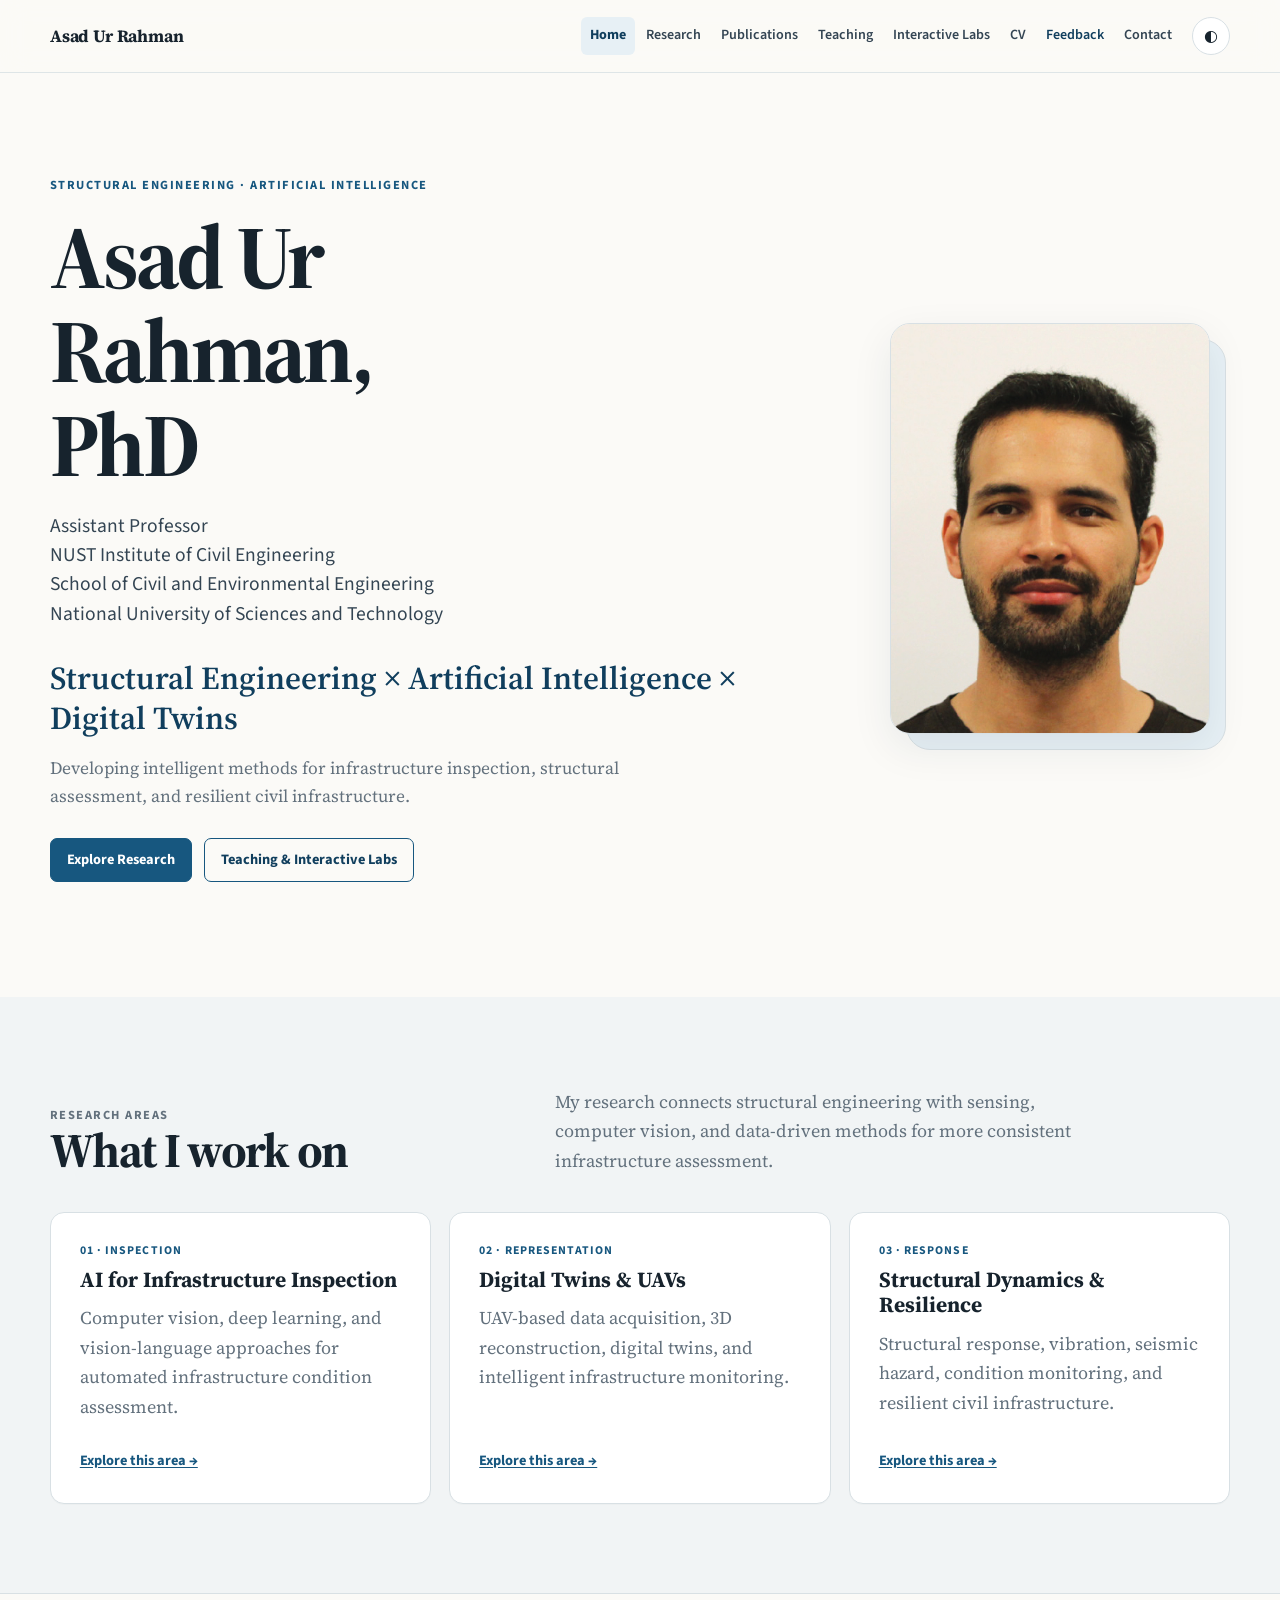
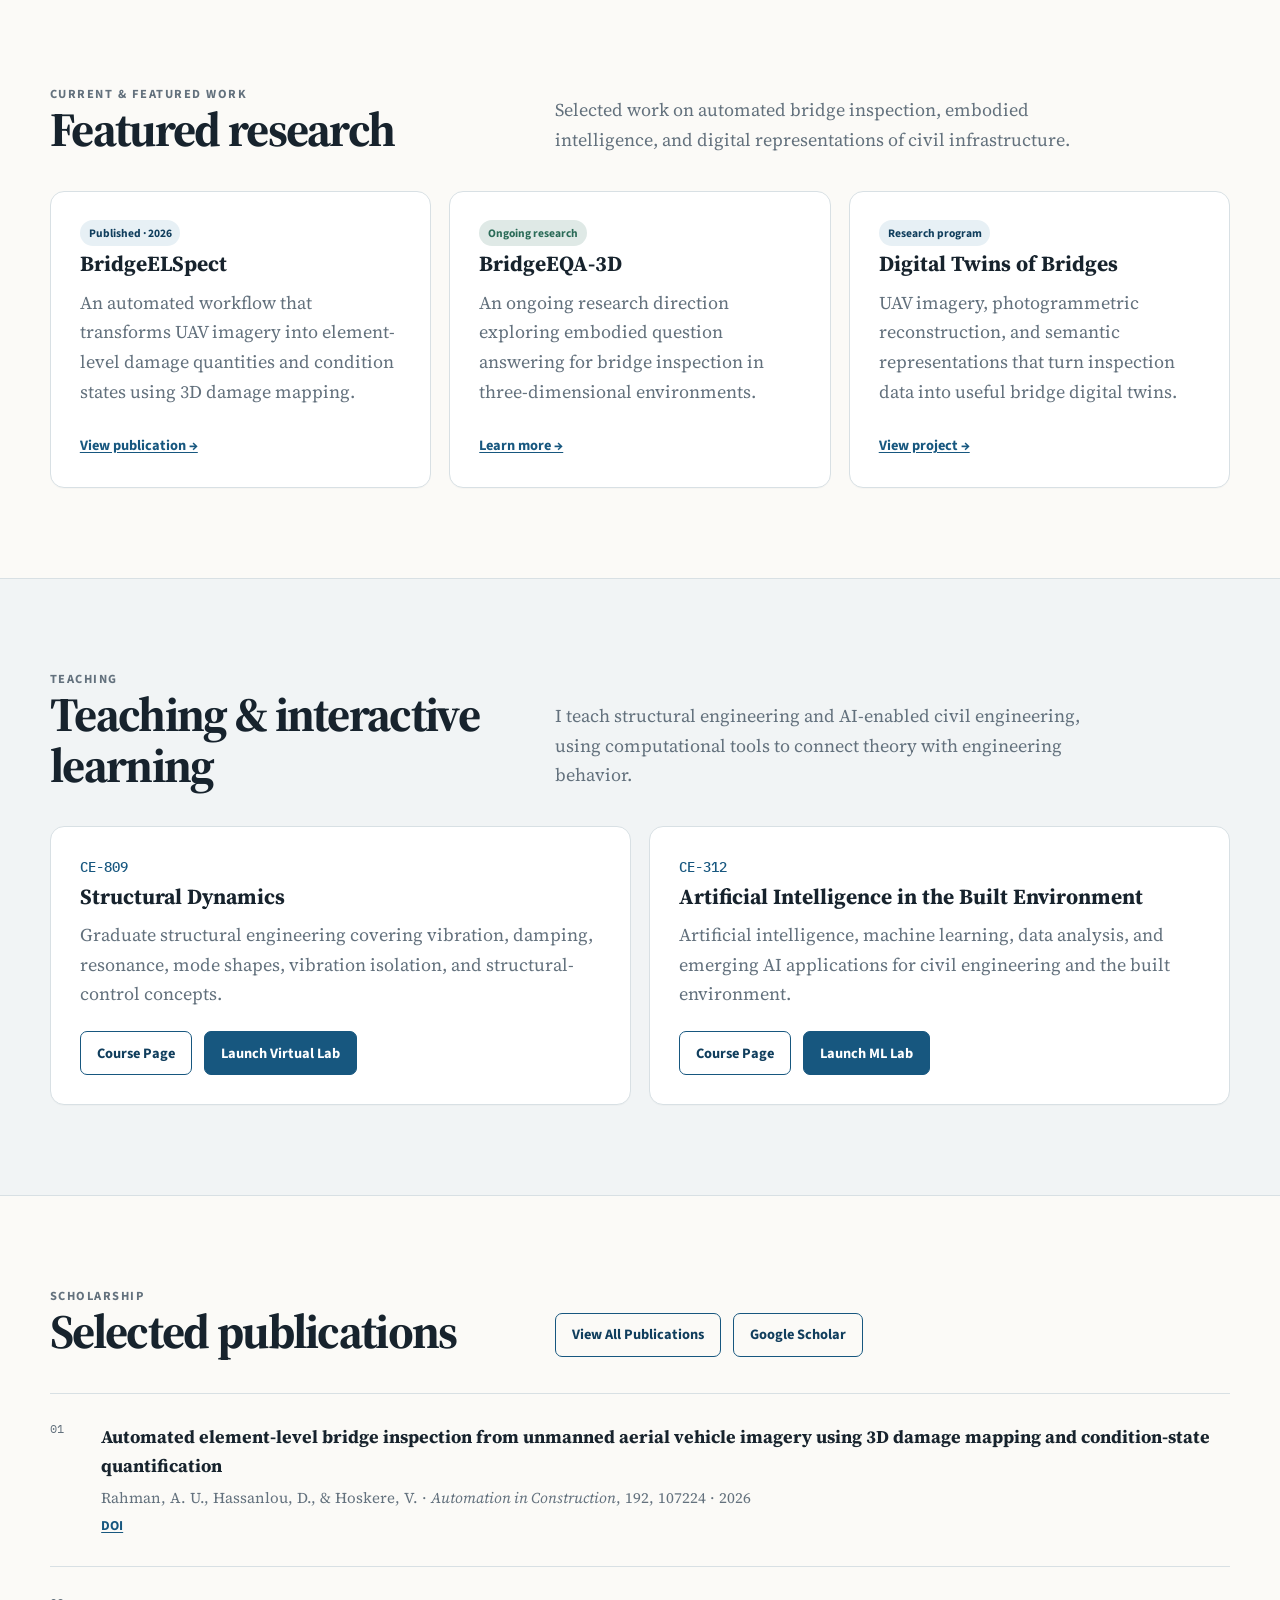
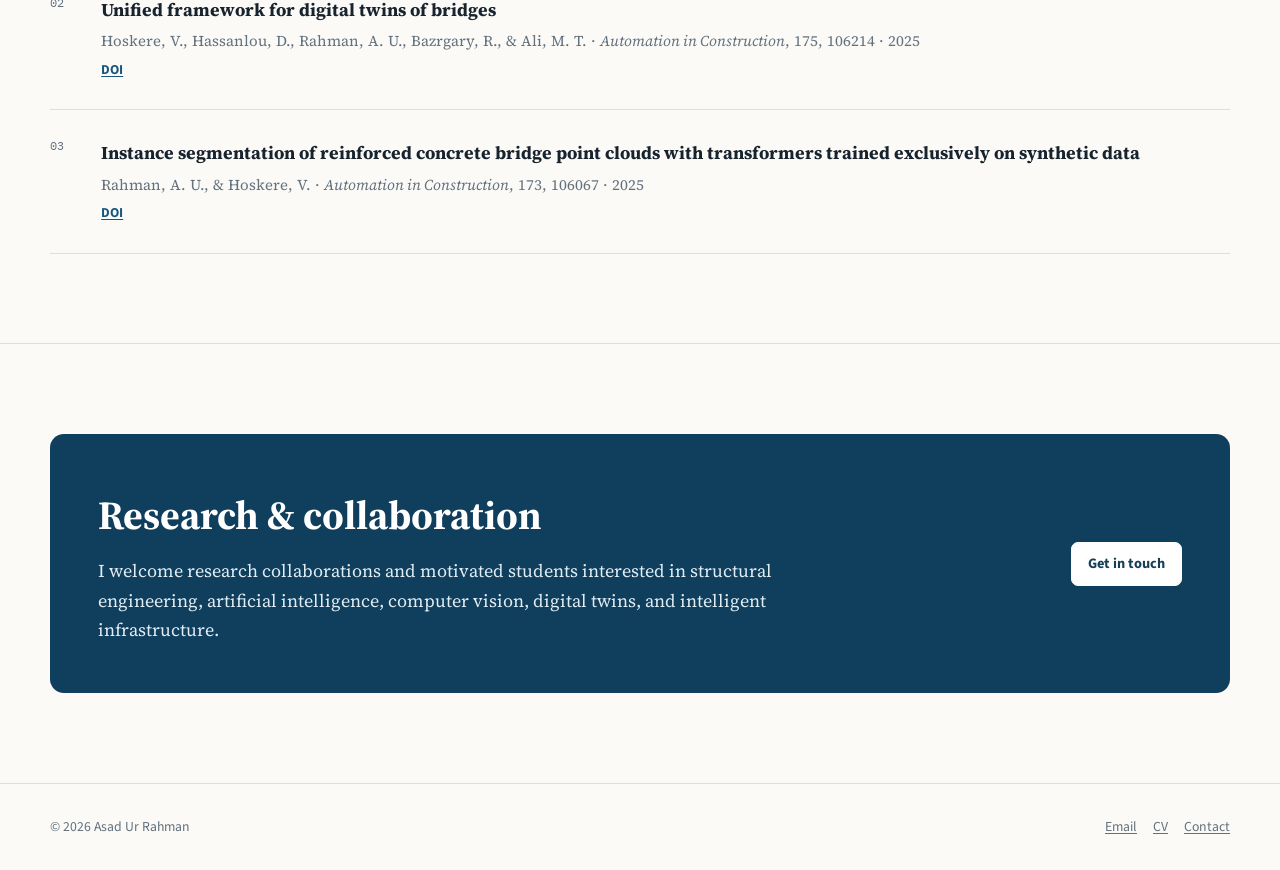
<file: index.html>
<!doctype html>
<html lang="en">
<head>
  <meta charset="utf-8">
  <meta name="viewport" content="width=device-width, initial-scale=1">
  <title>Asad Ur Rahman, PhD | Structural Engineering, AI &amp; Digital Twins</title>
  <meta name="description" content="Asad Ur Rahman is an Assistant Professor at NUST working at the intersection of structural engineering, artificial intelligence, infrastructure inspection, and digital twins.">
  <meta name="author" content="Asad Ur Rahman">
  <meta name="robots" content="index, follow, max-image-preview:large">
  <link rel="canonical" href="https://asadrahman.org/">
  <meta property="og:title" content="Asad Ur Rahman, PhD | Structural Engineering, AI &amp; Digital Twins">
  <meta property="og:description" content="Research and teaching in AI-enabled infrastructure inspection, digital twins, and structural engineering.">
  <meta property="og:type" content="profile">
  <meta property="og:url" content="https://asadrahman.org/">
  <meta property="og:image" content="https://asadrahman.org/asad-ur-rahman.jpg">
  <meta property="og:image:alt" content="Portrait of Asad Ur Rahman">
  <meta name="twitter:card" content="summary_large_image">
  <meta name="twitter:title" content="Asad Ur Rahman, PhD">
  <meta name="twitter:description" content="Assistant Professor at NUST researching structural engineering, AI, and digital twins.">
  <meta name="twitter:image" content="https://asadrahman.org/asad-ur-rahman.jpg">
  <script type="application/ld+json">
  {
    "@context": "https://schema.org",
    "@type": "Person",
    "name": "Asad Ur Rahman",
    "honorificSuffix": "PhD",
    "url": "https://asadrahman.org/",
    "image": "https://asadrahman.org/asad-ur-rahman.jpg",
    "email": "mailto:arahman@nice.nust.edu.pk",
    "jobTitle": "Assistant Professor",
    "affiliation": {
      "@type": "CollegeOrUniversity",
      "name": "National University of Sciences and Technology",
      "url": "https://nust.edu.pk/"
    },
    "alumniOf": [
      {"@type": "CollegeOrUniversity", "name": "University of Houston", "url": "https://www.uh.edu/"},
      {"@type": "CollegeOrUniversity", "name": "National University of Sciences and Technology", "url": "https://nust.edu.pk/"},
      {"@type": "CollegeOrUniversity", "name": "University of Engineering and Technology Peshawar", "url": "https://uetpeshawar.edu.pk/"}
    ],
    "knowsAbout": ["Structural Engineering", "Artificial Intelligence", "Bridge Inspection", "Digital Twins", "Computer Vision", "Structural Dynamics", "Seismic Hazard Assessment"],
    "sameAs": [
      "https://www.linkedin.com/in/asad-ur-rahman-a62989aa/",
      "https://scholar.google.com/citations?user=kIHIPTcAAAAJ",
      "https://www.researchgate.net/profile/Asad-Rahman-3",
      "https://github.com/asadjan1801"
    ]
  }
  </script>
  <link rel="icon" type="image/svg+xml" href="/favicon.svg">
  <link rel="preconnect" href="https://fonts.googleapis.com">
  <link rel="preconnect" href="https://fonts.gstatic.com" crossorigin>
  <link href="https://fonts.googleapis.com/css2?family=IBM+Plex+Mono:wght@400;500&amp;family=Source+Sans+3:wght@400;600;700&amp;family=Source+Serif+4:opsz,wght@8..60,400;8..60,600;8..60,700&amp;display=swap" rel="stylesheet">
  <script>document.documentElement.classList.add('js')</script>
  <link rel="stylesheet" href="/styles.css">
</head>
<body>
  <a class="skip-link" href="#main">Skip to main content</a>
  <header class="site-header">
    <nav class="topnav" aria-label="Main navigation">
      <a class="brand" href="/">Asad Ur Rahman</a>
      <button class="nav-toggle" id="nav-toggle" type="button" aria-expanded="false" aria-controls="nav-panel">Menu</button>
      <div class="nav-panel" id="nav-panel">
        <div class="nav-links">
          <a href="/" aria-current="page">Home</a>
          <a href="/research/">Research</a>
          <a href="/publications/">Publications</a>
          <a href="/teaching/">Teaching</a>
          <a href="/interactive-labs/">Interactive Labs</a>
          <a href="/cv/">CV</a>
          <a class="nav-feedback" href="/feedback/">Feedback</a>
          <a href="/contact/">Contact</a>
        </div>
        <button class="theme-toggle" id="theme-toggle" type="button" aria-label="Toggle color theme">◐</button>
      </div>
    </nav>
  </header>

  <main id="main">
    <section class="hero">
      <div class="page-shell hero-grid">
        <div>
          <p class="eyebrow">Structural engineering · Artificial intelligence</p>
          <h1>Asad Ur Rahman, PhD</h1>
          <p class="hero-role">Assistant Professor<br>NUST Institute of Civil Engineering<br>School of Civil and Environmental Engineering<br>National University of Sciences and Technology</p>
          <p class="hero-identity">Structural Engineering × Artificial Intelligence × Digital Twins</p>
          <p class="hero-statement">Developing intelligent methods for infrastructure inspection, structural assessment, and resilient civil infrastructure.</p>
          <div class="hero-actions">
            <a class="button" href="/research/">Explore Research</a>
            <a class="button button-secondary" href="/teaching/">Teaching &amp; Interactive Labs</a>
          </div>
        </div>
        <div class="hero-photo-wrap">
          <img class="hero-photo" src="/asad-ur-rahman.jpg" alt="Asad Ur Rahman, Assistant Professor at NUST" width="413" height="531">
        </div>
      </div>
    </section>

    <section class="section section-tinted" aria-labelledby="areas-title">
      <div class="section-inner">
        <div class="section-heading">
          <div><p class="eyebrow">Research areas</p><h2 id="areas-title">What I work on</h2></div>
          <p>My research connects structural engineering with sensing, computer vision, and data-driven methods for more consistent infrastructure assessment.</p>
        </div>
        <div class="card-grid">
          <article class="card">
            <span class="card-kicker">01 · Inspection</span>
            <h3>AI for Infrastructure Inspection</h3>
            <p>Computer vision, deep learning, and vision-language approaches for automated infrastructure condition assessment.</p>
            <div class="card-footer"><a class="text-link" href="/research/#inspection">Explore this area →</a></div>
          </article>
          <article class="card">
            <span class="card-kicker">02 · Representation</span>
            <h3>Digital Twins &amp; UAVs</h3>
            <p>UAV-based data acquisition, 3D reconstruction, digital twins, and intelligent infrastructure monitoring.</p>
            <div class="card-footer"><a class="text-link" href="/research/#digital-twins">Explore this area →</a></div>
          </article>
          <article class="card">
            <span class="card-kicker">03 · Response</span>
            <h3>Structural Dynamics &amp; Resilience</h3>
            <p>Structural response, vibration, seismic hazard, condition monitoring, and resilient civil infrastructure.</p>
            <div class="card-footer"><a class="text-link" href="/research/#resilience">Explore this area →</a></div>
          </article>
        </div>
      </div>
    </section>

    <section class="section" aria-labelledby="featured-title">
      <div class="section-inner">
        <div class="section-heading">
          <div><p class="eyebrow">Current &amp; featured work</p><h2 id="featured-title">Featured research</h2></div>
          <p>Selected work on automated bridge inspection, embodied intelligence, and digital representations of civil infrastructure.</p>
        </div>
        <div class="card-grid">
          <article class="card">
            <span class="status">Published · 2026</span>
            <h3>BridgeELSpect</h3>
            <p>An automated workflow that transforms UAV imagery into element-level damage quantities and condition states using 3D damage mapping.</p>
            <div class="card-footer"><a class="text-link" href="https://doi.org/10.1016/j.autcon.2026.107224">View publication →</a></div>
          </article>
          <article class="card">
            <span class="status ongoing">Ongoing research</span>
            <h3>BridgeEQA-3D</h3>
            <p>An ongoing research direction exploring embodied question answering for bridge inspection in three-dimensional environments.</p>
            <div class="card-footer"><a class="text-link" href="/research/#bridgeeqa-3d">Learn more →</a></div>
          </article>
          <article class="card">
            <span class="status">Research program</span>
            <h3>Digital Twins of Bridges</h3>
            <p>UAV imagery, photogrammetric reconstruction, and semantic representations that turn inspection data into useful bridge digital twins.</p>
            <div class="card-footer"><a class="text-link" href="/research/#digital-twins-project">View project →</a></div>
          </article>
        </div>
      </div>
    </section>

    <section class="section section-tinted" aria-labelledby="teaching-title">
      <div class="section-inner">
        <div class="section-heading">
          <div><p class="eyebrow">Teaching</p><h2 id="teaching-title">Teaching &amp; interactive learning</h2></div>
          <p>I teach structural engineering and AI-enabled civil engineering, using computational tools to connect theory with engineering behavior.</p>
        </div>
        <div class="card-grid two">
          <article class="card">
            <span class="course-code">CE-809</span>
            <h3>Structural Dynamics</h3>
            <p>Graduate structural engineering covering vibration, damping, resonance, mode shapes, vibration isolation, and structural-control concepts.</p>
            <div class="card-footer button-row">
              <a class="button button-secondary" href="/teaching/structural-dynamics/">Course Page</a>
              <a class="button" href="/teaching/structural-dynamics/interactive-lab/">Launch Virtual Lab</a>
            </div>
          </article>
          <article class="card">
            <span class="course-code">CE-312</span>
            <h3>Artificial Intelligence in the Built Environment</h3>
            <p>Artificial intelligence, machine learning, data analysis, and emerging AI applications for civil engineering and the built environment.</p>
            <div class="card-footer button-row">
              <a class="button button-secondary" href="/teaching/ai-built-environment/">Course Page</a>
              <a class="button" href="/teaching/ai-built-environment/interactive-lab/">Launch ML Lab</a>
            </div>
          </article>
        </div>
      </div>
    </section>

    <section class="section" aria-labelledby="selected-publications-title">
      <div class="section-inner">
        <div class="section-heading">
          <div><p class="eyebrow">Scholarship</p><h2 id="selected-publications-title">Selected publications</h2></div>
          <div class="button-row">
            <a class="button button-secondary" href="/publications/">View All Publications</a>
            <a class="button button-secondary" href="https://scholar.google.com/citations?user=kIHIPTcAAAAJ">Google Scholar</a>
          </div>
        </div>
        <ol class="publication-list">
          <li>
            <p class="publication-title">Automated element-level bridge inspection from unmanned aerial vehicle imagery using 3D damage mapping and condition-state quantification</p>
            <p class="publication-meta">Rahman, A. U., Hassanlou, D., &amp; Hoskere, V. · <em>Automation in Construction</em>, 192, 107224 · 2026</p>
            <p class="publication-links"><a href="https://doi.org/10.1016/j.autcon.2026.107224">DOI</a></p>
          </li>
          <li>
            <p class="publication-title">Unified framework for digital twins of bridges</p>
            <p class="publication-meta">Hoskere, V., Hassanlou, D., Rahman, A. U., Bazrgary, R., &amp; Ali, M. T. · <em>Automation in Construction</em>, 175, 106214 · 2025</p>
            <p class="publication-links"><a href="https://doi.org/10.1016/j.autcon.2025.106214">DOI</a></p>
          </li>
          <li>
            <p class="publication-title">Instance segmentation of reinforced concrete bridge point clouds with transformers trained exclusively on synthetic data</p>
            <p class="publication-meta">Rahman, A. U., &amp; Hoskere, V. · <em>Automation in Construction</em>, 173, 106067 · 2025</p>
            <p class="publication-links"><a href="https://doi.org/10.1016/j.autcon.2025.106067">DOI</a></p>
          </li>
        </ol>
      </div>
    </section>

    <section class="section">
      <div class="section-inner">
        <div class="cta-panel">
          <div>
            <h2>Research &amp; collaboration</h2>
            <p>I welcome research collaborations and motivated students interested in structural engineering, artificial intelligence, computer vision, digital twins, and intelligent infrastructure.</p>
          </div>
          <a class="button" href="/contact/">Get in touch</a>
        </div>
      </div>
    </section>
  </main>

  <footer class="site-footer">
    <div class="site-footer-inner">
      <span>© <span data-year></span> Asad Ur Rahman</span>
      <div class="footer-links"><a href="mailto:arahman@nice.nust.edu.pk">Email</a><a href="/cv/">CV</a><a href="/contact/">Contact</a></div>
    </div>
  </footer>
  <script src="/script.js"></script>
</body>
</html>
</file>
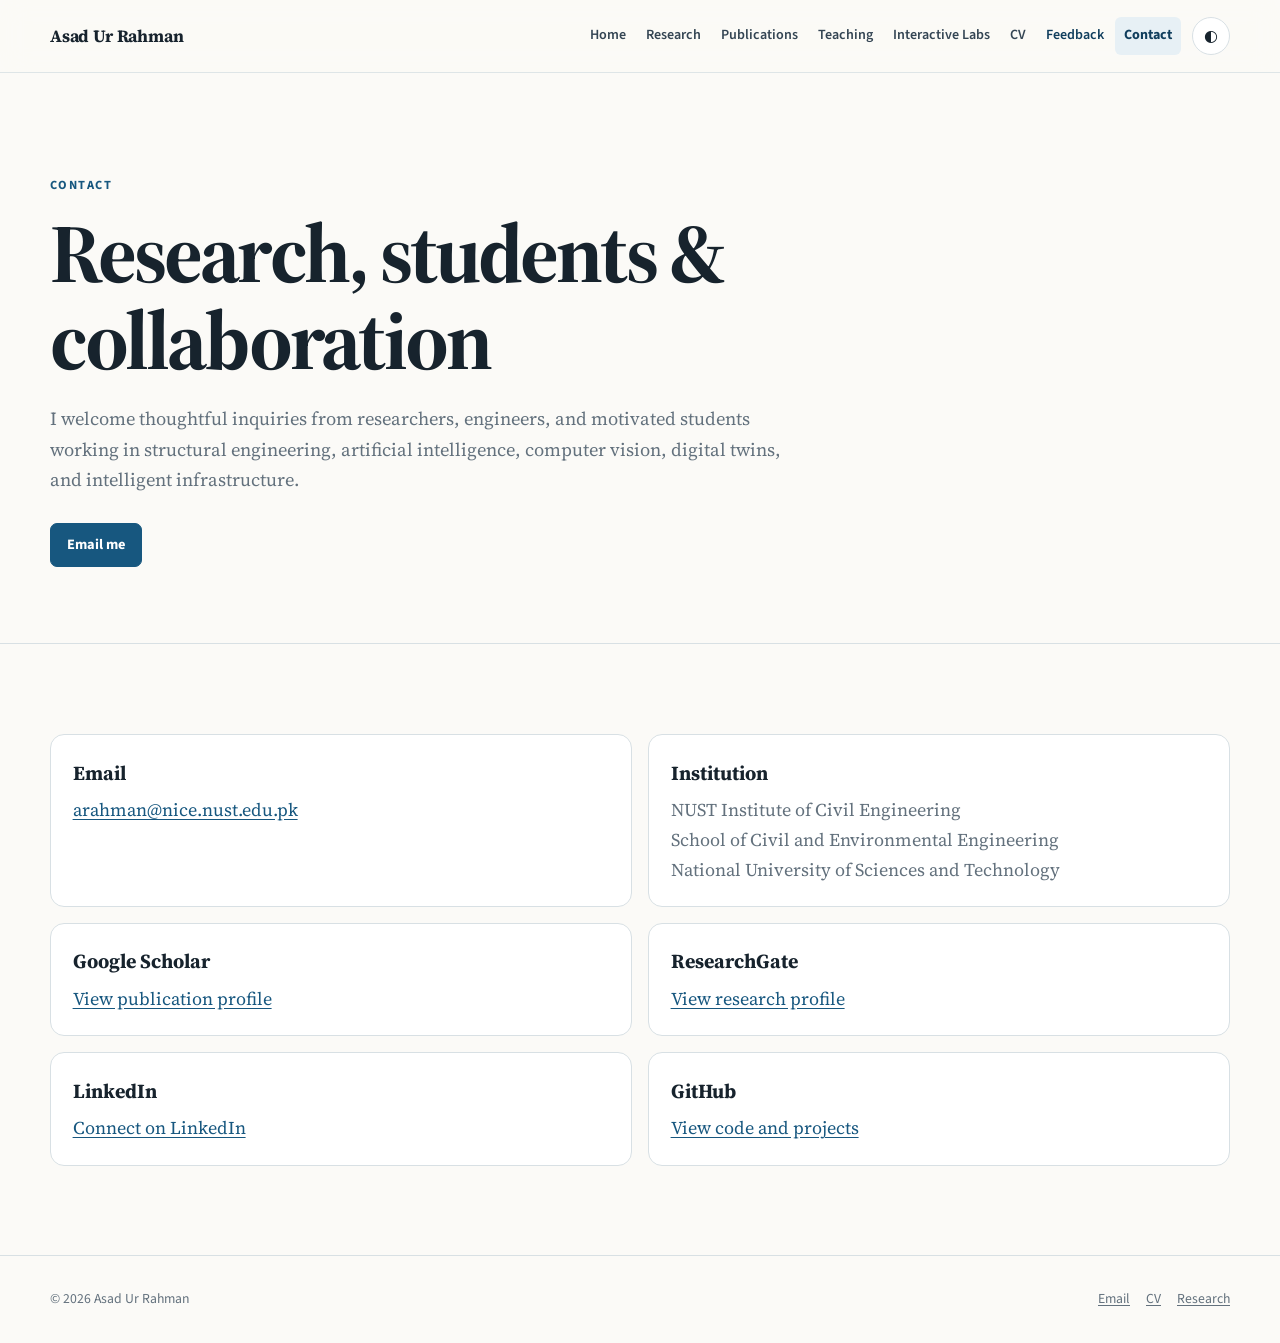
<file: contact/index.html>
<!doctype html>
<html lang="en">
<head>
  <meta charset="utf-8"><meta name="viewport" content="width=device-width, initial-scale=1">
  <title>Contact | Asad Ur Rahman</title>
  <meta name="description" content="Contact Asad Ur Rahman, Assistant Professor at the NUST Institute of Civil Engineering.">
  <link rel="canonical" href="https://asadrahman.org/contact/">
  <meta property="og:title" content="Contact | Asad Ur Rahman"><meta property="og:description" content="Contact and academic profiles for Asad Ur Rahman."><meta property="og:type" content="profile"><meta property="og:url" content="https://asadrahman.org/contact/">
  <link rel="icon" type="image/svg+xml" href="/favicon.svg"><link rel="preconnect" href="https://fonts.googleapis.com"><link rel="preconnect" href="https://fonts.gstatic.com" crossorigin>
  <link href="https://fonts.googleapis.com/css2?family=IBM+Plex+Mono:wght@400;500&amp;family=Source+Sans+3:wght@400;600;700&amp;family=Source+Serif+4:opsz,wght@8..60,400;8..60,600;8..60,700&amp;display=swap" rel="stylesheet">
  <script>document.documentElement.classList.add('js')</script><link rel="stylesheet" href="/styles.css">
</head>
<body>
  <a class="skip-link" href="#main">Skip to main content</a>
  <header class="site-header"><nav class="topnav" aria-label="Main navigation">
    <a class="brand" href="/">Asad Ur Rahman</a><button class="nav-toggle" id="nav-toggle" type="button" aria-expanded="false" aria-controls="nav-panel">Menu</button>
    <div class="nav-panel" id="nav-panel"><div class="nav-links"><a href="/">Home</a><a href="/research/">Research</a><a href="/publications/">Publications</a><a href="/teaching/">Teaching</a><a href="/interactive-labs/">Interactive Labs</a><a href="/cv/">CV</a><a class="nav-feedback" href="/feedback/">Feedback</a><a href="/contact/" aria-current="page">Contact</a></div><button class="theme-toggle" id="theme-toggle" type="button" aria-label="Toggle color theme">◐</button></div>
  </nav></header>
  <main id="main">
    <header class="page-header"><div class="page-shell"><p class="eyebrow">Contact</p><h1>Research, students &amp; collaboration</h1><p class="page-intro">I welcome thoughtful inquiries from researchers, engineers, and motivated students working in structural engineering, artificial intelligence, computer vision, digital twins, and intelligent infrastructure.</p><div class="button-row"><a class="button" href="mailto:arahman@nice.nust.edu.pk">Email me</a></div></div></header>
    <section class="section"><div class="section-inner">
      <div class="contact-grid">
        <article class="contact-card"><h2>Email</h2><p><a href="mailto:arahman@nice.nust.edu.pk">arahman@nice.nust.edu.pk</a></p></article>
        <article class="contact-card"><h2>Institution</h2><p>NUST Institute of Civil Engineering<br>School of Civil and Environmental Engineering<br>National University of Sciences and Technology</p></article>
        <article class="contact-card"><h2>Google Scholar</h2><p><a href="https://scholar.google.com/citations?user=kIHIPTcAAAAJ">View publication profile</a></p></article>
        <article class="contact-card"><h2>ResearchGate</h2><p><a href="https://www.researchgate.net/profile/Asad-Rahman-3">View research profile</a></p></article>
        <article class="contact-card"><h2>LinkedIn</h2><p><a href="https://www.linkedin.com/in/asad-ur-rahman-a62989aa/">Connect on LinkedIn</a></p></article>
        <article class="contact-card"><h2>GitHub</h2><p><a href="https://github.com/asadjan1801">View code and projects</a></p></article>
      </div>
    </div></section>
  </main>
  <footer class="site-footer"><div class="site-footer-inner"><span>© <span data-year></span> Asad Ur Rahman</span><div class="footer-links"><a href="mailto:arahman@nice.nust.edu.pk">Email</a><a href="/cv/">CV</a><a href="/research/">Research</a></div></div></footer>
  <script src="/script.js"></script>
</body>
</html>
</file>
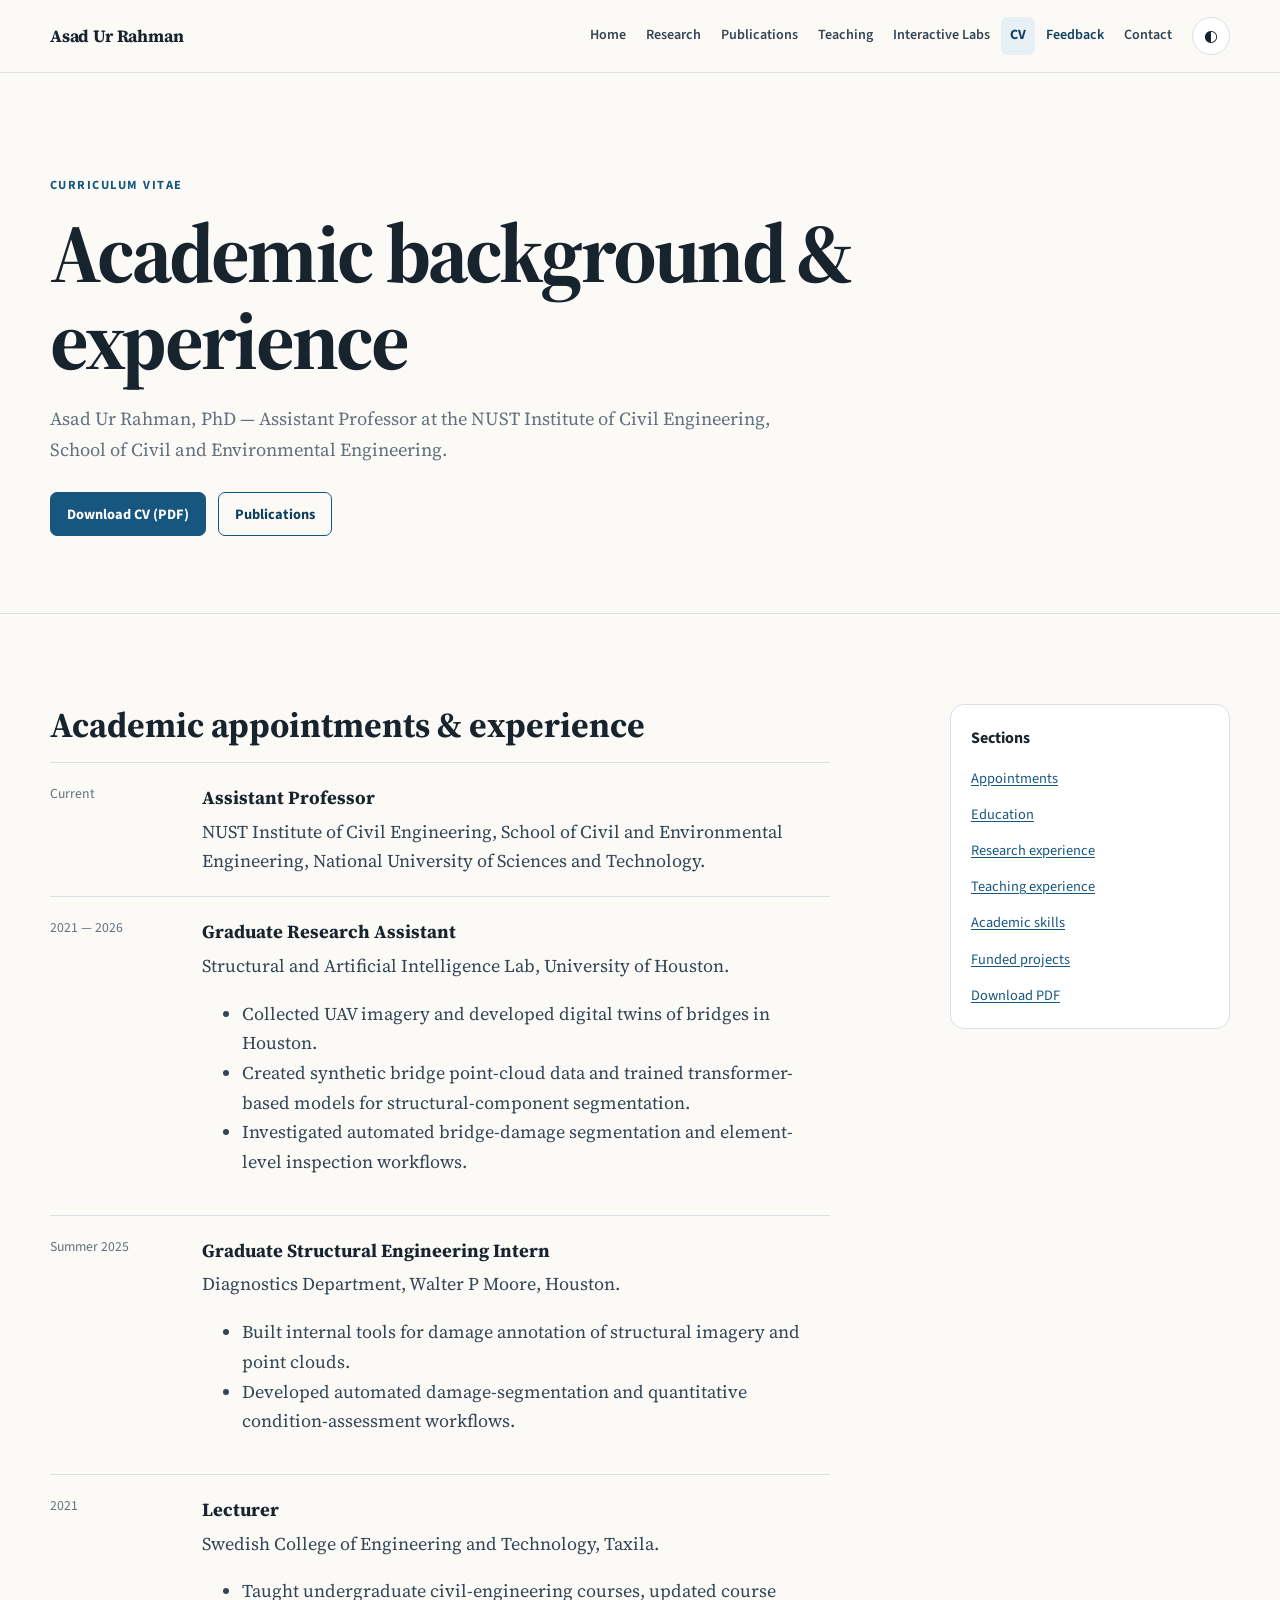
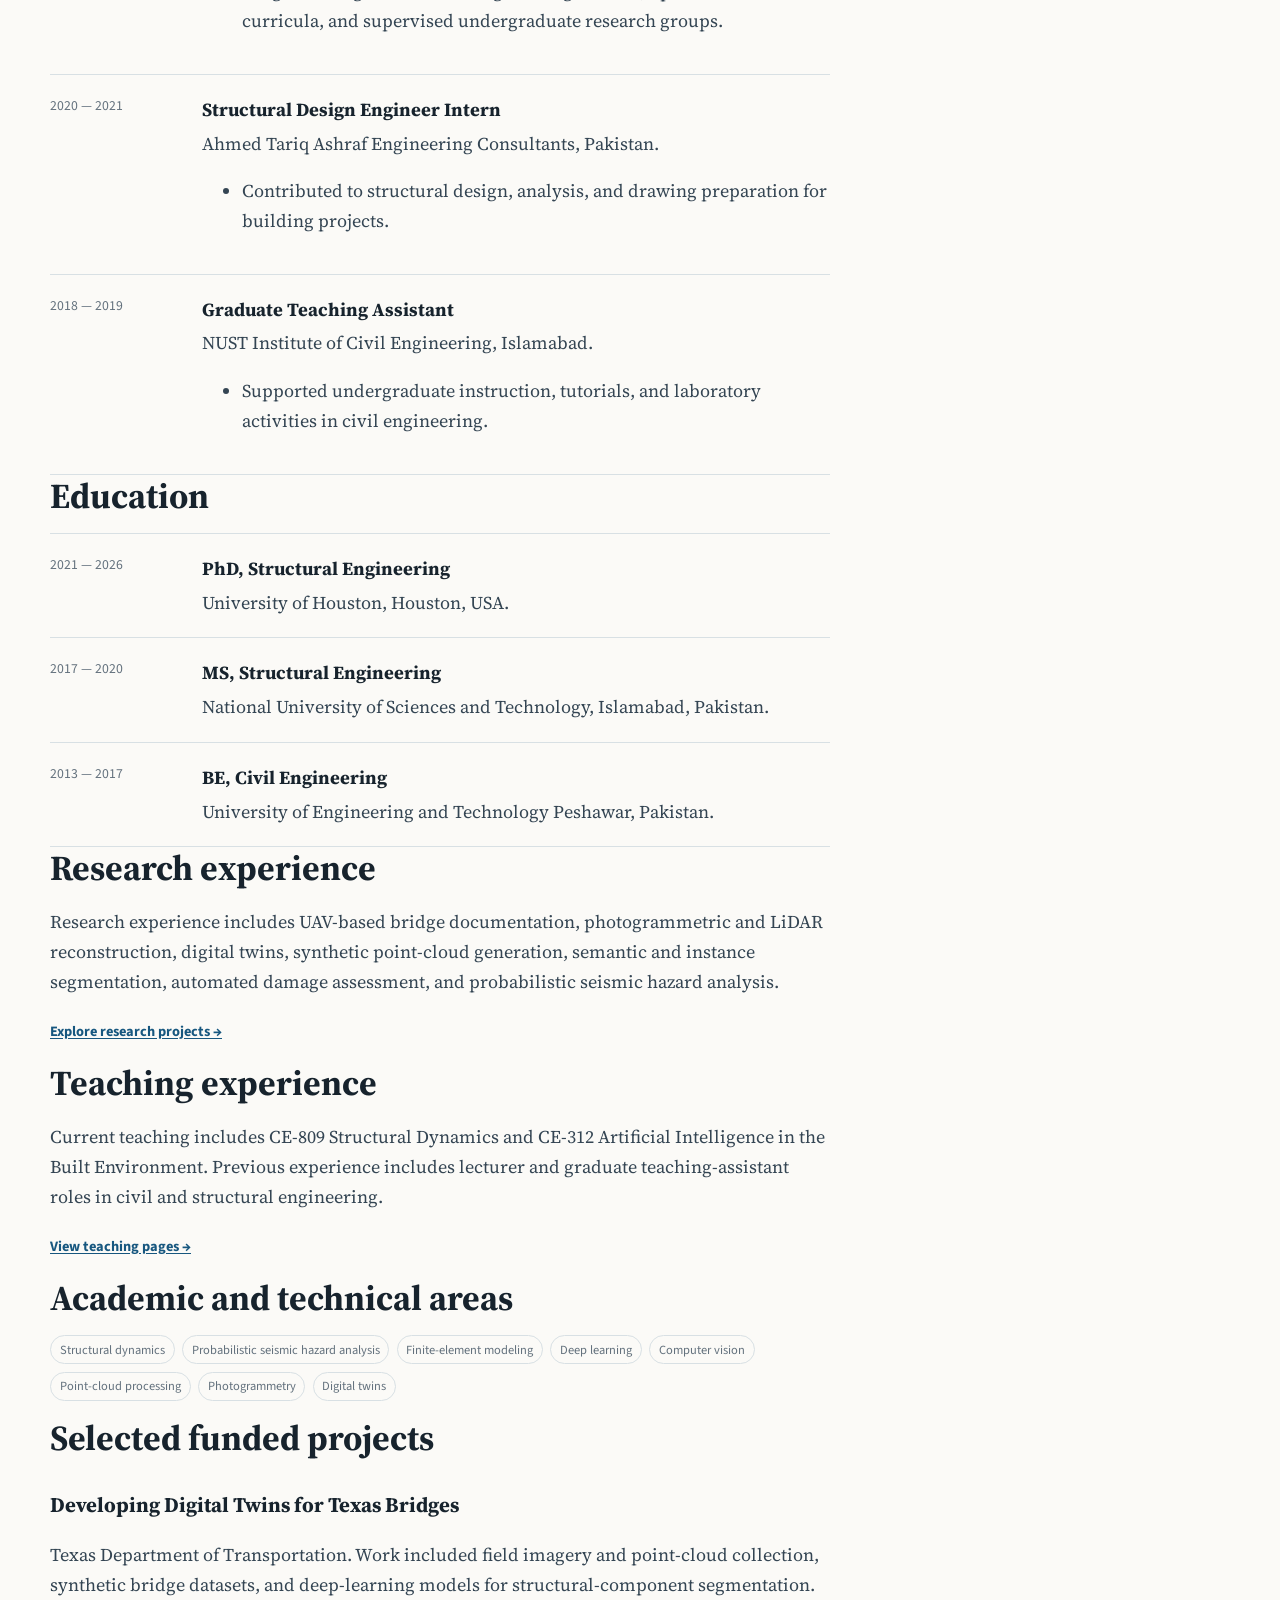
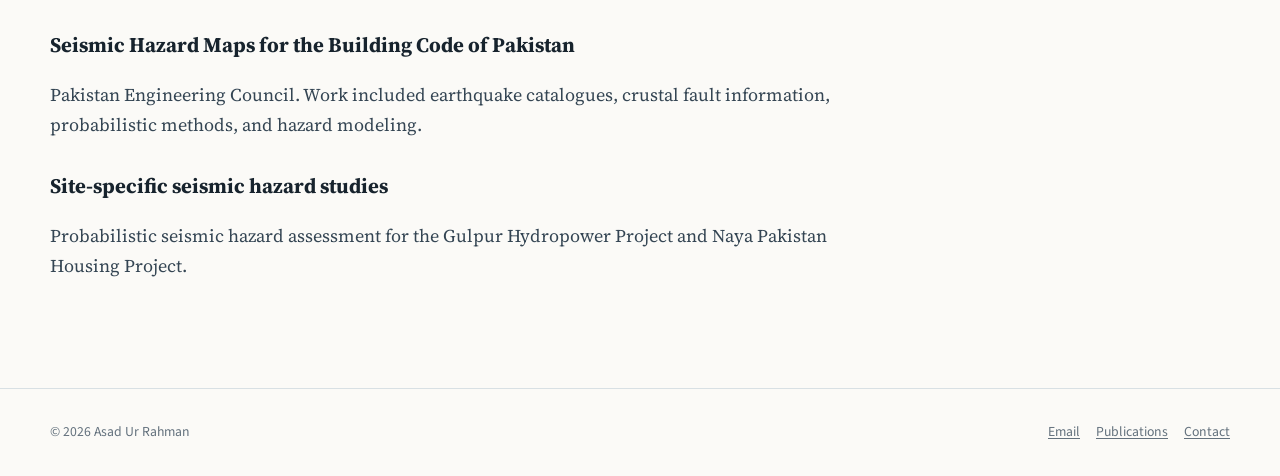
<file: cv/index.html>
<!doctype html>
<html lang="en">
<head>
  <meta charset="utf-8"><meta name="viewport" content="width=device-width, initial-scale=1">
  <title>CV | Asad Ur Rahman</title>
  <meta name="description" content="Academic appointments, education, experience, research projects, and teaching record of Asad Ur Rahman.">
  <link rel="canonical" href="https://asadrahman.org/cv/">
  <meta property="og:title" content="CV | Asad Ur Rahman"><meta property="og:description" content="Academic curriculum vitae of Asad Ur Rahman, Assistant Professor at NUST."><meta property="og:type" content="profile"><meta property="og:url" content="https://asadrahman.org/cv/">
  <link rel="icon" type="image/svg+xml" href="/favicon.svg"><link rel="preconnect" href="https://fonts.googleapis.com"><link rel="preconnect" href="https://fonts.gstatic.com" crossorigin>
  <link href="https://fonts.googleapis.com/css2?family=IBM+Plex+Mono:wght@400;500&amp;family=Source+Sans+3:wght@400;600;700&amp;family=Source+Serif+4:opsz,wght@8..60,400;8..60,600;8..60,700&amp;display=swap" rel="stylesheet">
  <script>document.documentElement.classList.add('js')</script><link rel="stylesheet" href="/styles.css">
</head>
<body>
  <a class="skip-link" href="#main">Skip to main content</a>
  <header class="site-header"><nav class="topnav" aria-label="Main navigation">
    <a class="brand" href="/">Asad Ur Rahman</a><button class="nav-toggle" id="nav-toggle" type="button" aria-expanded="false" aria-controls="nav-panel">Menu</button>
    <div class="nav-panel" id="nav-panel"><div class="nav-links"><a href="/">Home</a><a href="/research/">Research</a><a href="/publications/">Publications</a><a href="/teaching/">Teaching</a><a href="/interactive-labs/">Interactive Labs</a><a href="/cv/" aria-current="page">CV</a><a class="nav-feedback" href="/feedback/">Feedback</a><a href="/contact/">Contact</a></div><button class="theme-toggle" id="theme-toggle" type="button" aria-label="Toggle color theme">◐</button></div>
  </nav></header>
  <main id="main">
    <header class="page-header"><div class="page-shell"><p class="eyebrow">Curriculum vitae</p><h1>Academic background &amp; experience</h1><p class="page-intro">Asad Ur Rahman, PhD — Assistant Professor at the NUST Institute of Civil Engineering, School of Civil and Environmental Engineering.</p><div class="button-row"><a class="button" href="/Resume_Asad%20ur%20rahman.pdf">Download CV (PDF)</a><a class="button button-secondary" href="/publications/">Publications</a></div></div></header>
    <section class="section"><div class="section-inner content-layout">
      <div class="content">
        <section id="appointments"><h2>Academic appointments &amp; experience</h2><div class="timeline">
          <article class="timeline-item"><div class="timeline-date">Current</div><div><h3>Assistant Professor</h3><p>NUST Institute of Civil Engineering, School of Civil and Environmental Engineering, National University of Sciences and Technology.</p></div></article>
          <article class="timeline-item"><div class="timeline-date">2021 — 2026</div><div><h3>Graduate Research Assistant</h3><p>Structural and Artificial Intelligence Lab, University of Houston.</p><ul><li>Collected UAV imagery and developed digital twins of bridges in Houston.</li><li>Created synthetic bridge point-cloud data and trained transformer-based models for structural-component segmentation.</li><li>Investigated automated bridge-damage segmentation and element-level inspection workflows.</li></ul></div></article>
          <article class="timeline-item"><div class="timeline-date">Summer 2025</div><div><h3>Graduate Structural Engineering Intern</h3><p>Diagnostics Department, Walter P Moore, Houston.</p><ul><li>Built internal tools for damage annotation of structural imagery and point clouds.</li><li>Developed automated damage-segmentation and quantitative condition-assessment workflows.</li></ul></div></article>
          <article class="timeline-item"><div class="timeline-date">2021</div><div><h3>Lecturer</h3><p>Swedish College of Engineering and Technology, Taxila.</p><ul><li>Taught undergraduate civil-engineering courses, updated course curricula, and supervised undergraduate research groups.</li></ul></div></article>
          <article class="timeline-item"><div class="timeline-date">2020 — 2021</div><div><h3>Structural Design Engineer Intern</h3><p>Ahmed Tariq Ashraf Engineering Consultants, Pakistan.</p><ul><li>Contributed to structural design, analysis, and drawing preparation for building projects.</li></ul></div></article>
          <article class="timeline-item"><div class="timeline-date">2018 — 2019</div><div><h3>Graduate Teaching Assistant</h3><p>NUST Institute of Civil Engineering, Islamabad.</p><ul><li>Supported undergraduate instruction, tutorials, and laboratory activities in civil engineering.</li></ul></div></article>
        </div></section>
        <section id="education"><h2>Education</h2><div class="timeline">
          <article class="timeline-item"><div class="timeline-date">2021 — 2026</div><div><h3>PhD, Structural Engineering</h3><p>University of Houston, Houston, USA.</p></div></article>
          <article class="timeline-item"><div class="timeline-date">2017 — 2020</div><div><h3>MS, Structural Engineering</h3><p>National University of Sciences and Technology, Islamabad, Pakistan.</p></div></article>
          <article class="timeline-item"><div class="timeline-date">2013 — 2017</div><div><h3>BE, Civil Engineering</h3><p>University of Engineering and Technology Peshawar, Pakistan.</p></div></article>
        </div></section>
        <section id="research-experience"><h2>Research experience</h2><p>Research experience includes UAV-based bridge documentation, photogrammetric and LiDAR reconstruction, digital twins, synthetic point-cloud generation, semantic and instance segmentation, automated damage assessment, and probabilistic seismic hazard analysis.</p><p><a class="text-link" href="/research/">Explore research projects →</a></p></section>
        <section id="teaching-experience"><h2>Teaching experience</h2><p>Current teaching includes CE-809 Structural Dynamics and CE-312 Artificial Intelligence in the Built Environment. Previous experience includes lecturer and graduate teaching-assistant roles in civil and structural engineering.</p><p><a class="text-link" href="/teaching/">View teaching pages →</a></p></section>
        <section id="academic-skills"><h2>Academic and technical areas</h2><ul class="tag-list"><li>Structural dynamics</li><li>Probabilistic seismic hazard analysis</li><li>Finite-element modeling</li><li>Deep learning</li><li>Computer vision</li><li>Point-cloud processing</li><li>Photogrammetry</li><li>Digital twins</li></ul></section>
        <section id="funded-projects"><h2>Selected funded projects</h2>
          <h3>Developing Digital Twins for Texas Bridges</h3><p>Texas Department of Transportation. Work included field imagery and point-cloud collection, synthetic bridge datasets, and deep-learning models for structural-component segmentation.</p>
          <h3>Seismic Hazard Maps for the Building Code of Pakistan</h3><p>Pakistan Engineering Council. Work included earthquake catalogues, crustal fault information, probabilistic methods, and hazard modeling.</p>
          <h3>Site-specific seismic hazard studies</h3><p>Probabilistic seismic hazard assessment for the Gulpur Hydropower Project and Naya Pakistan Housing Project.</p>
        </section>
      </div>
      <aside class="sidebar" aria-label="CV sections"><h2>Sections</h2><ul><li><a href="#appointments">Appointments</a></li><li><a href="#education">Education</a></li><li><a href="#research-experience">Research experience</a></li><li><a href="#teaching-experience">Teaching experience</a></li><li><a href="#academic-skills">Academic skills</a></li><li><a href="#funded-projects">Funded projects</a></li><li><a href="/Resume_Asad%20ur%20rahman.pdf">Download PDF</a></li></ul></aside>
    </div></section>
  </main>
  <footer class="site-footer"><div class="site-footer-inner"><span>© <span data-year></span> Asad Ur Rahman</span><div class="footer-links"><a href="mailto:arahman@nice.nust.edu.pk">Email</a><a href="/publications/">Publications</a><a href="/contact/">Contact</a></div></div></footer>
  <script src="/script.js"></script>
</body>
</html>
</file>
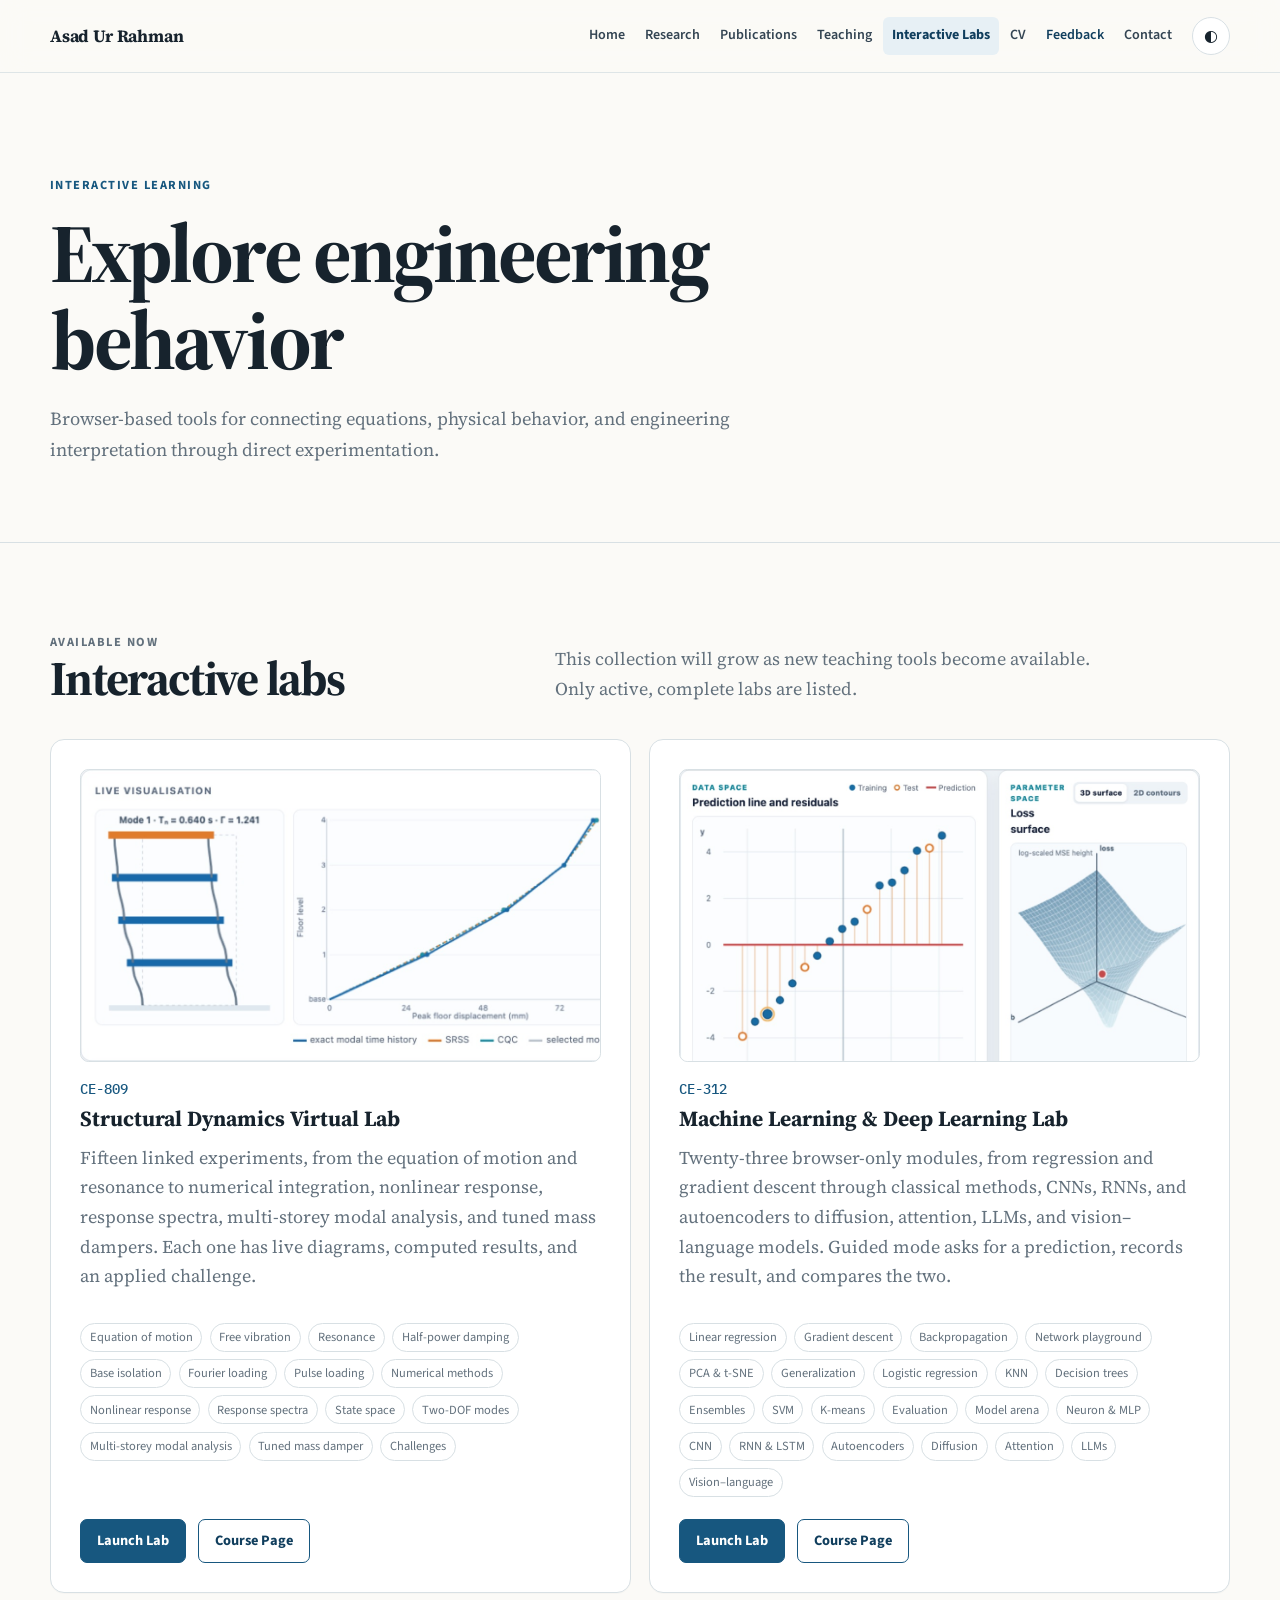
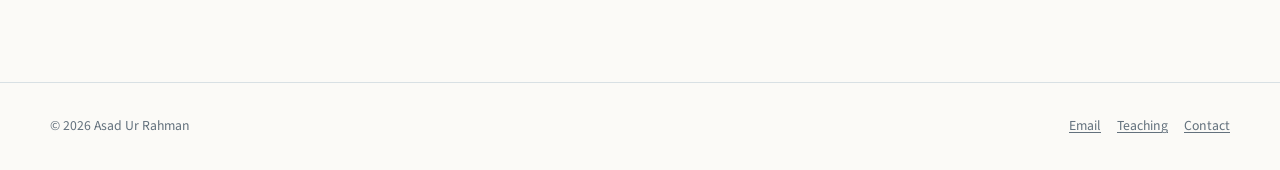
<file: interactive-labs/index.html>
<!doctype html>
<html lang="en">
<head>
  <meta charset="utf-8"><meta name="viewport" content="width=device-width, initial-scale=1">
  <title>Interactive Learning Labs | Asad Ur Rahman</title>
  <meta name="description" content="Interactive engineering learning tools developed by Asad Ur Rahman, including the Structural Dynamics Virtual Lab.">
  <link rel="canonical" href="https://asadrahman.org/interactive-labs/">
  <meta property="og:title" content="Interactive Learning Labs | Asad Ur Rahman"><meta property="og:description" content="Browser-based labs for structural dynamics and machine learning: change a parameter and watch the physics or the model respond."><meta property="og:type" content="website"><meta property="og:url" content="https://asadrahman.org/interactive-labs/"><meta property="og:image" content="https://asadrahman.org/images/labs/structural-dynamics-lab.jpg"><meta name="twitter:card" content="summary_large_image">
  <link rel="icon" type="image/svg+xml" href="/favicon.svg"><link rel="preconnect" href="https://fonts.googleapis.com"><link rel="preconnect" href="https://fonts.gstatic.com" crossorigin>
  <link href="https://fonts.googleapis.com/css2?family=IBM+Plex+Mono:wght@400;500&amp;family=Source+Sans+3:wght@400;600;700&amp;family=Source+Serif+4:opsz,wght@8..60,400;8..60,600;8..60,700&amp;display=swap" rel="stylesheet">
  <script>document.documentElement.classList.add('js')</script><link rel="stylesheet" href="/styles.css">
</head>
<body>
  <a class="skip-link" href="#main">Skip to main content</a>
  <header class="site-header"><nav class="topnav" aria-label="Main navigation">
    <a class="brand" href="/">Asad Ur Rahman</a><button class="nav-toggle" id="nav-toggle" type="button" aria-expanded="false" aria-controls="nav-panel">Menu</button>
    <div class="nav-panel" id="nav-panel"><div class="nav-links"><a href="/">Home</a><a href="/research/">Research</a><a href="/publications/">Publications</a><a href="/teaching/">Teaching</a><a href="/interactive-labs/" aria-current="page">Interactive Labs</a><a href="/cv/">CV</a><a class="nav-feedback" href="/feedback/">Feedback</a><a href="/contact/">Contact</a></div><button class="theme-toggle" id="theme-toggle" type="button" aria-label="Toggle color theme">◐</button></div>
  </nav></header>
  <main id="main">
    <header class="page-header"><div class="page-shell"><p class="eyebrow">Interactive learning</p><h1>Explore engineering behavior</h1><p class="page-intro">Browser-based tools for connecting equations, physical behavior, and engineering interpretation through direct experimentation.</p></div></header>
    <section class="section"><div class="section-inner">
      <div class="section-heading"><div><p class="eyebrow">Available now</p><h2>Interactive labs</h2></div><p>This collection will grow as new teaching tools become available. Only active, complete labs are listed.</p></div>
      <div class="card-grid two">
        <article class="card"><a href="/teaching/structural-dynamics/interactive-lab/" tabindex="-1" aria-hidden="true"><img class="card-media" src="/images/labs/structural-dynamics-lab.jpg" alt="" width="1200" height="601" loading="lazy"></a><span class="course-code">CE-809</span><h3>Structural Dynamics Virtual Lab</h3><p>Fifteen linked experiments, from the equation of motion and resonance to numerical integration, nonlinear response, response spectra, multi-storey modal analysis, and tuned mass dampers. Each one has live diagrams, computed results, and an applied challenge.</p><ul class="tag-list" aria-label="Jump to a structural dynamics module"><li><a href="/teaching/structural-dynamics/interactive-lab/#module=formulation">Equation of motion</a></li><li><a href="/teaching/structural-dynamics/interactive-lab/#module=free">Free vibration</a></li><li><a href="/teaching/structural-dynamics/interactive-lab/#module=forced">Resonance</a></li><li><a href="/teaching/structural-dynamics/interactive-lab/#module=bandwidth">Half-power damping</a></li><li><a href="/teaching/structural-dynamics/interactive-lab/#module=base">Base isolation</a></li><li><a href="/teaching/structural-dynamics/interactive-lab/#module=periodic">Fourier loading</a></li><li><a href="/teaching/structural-dynamics/interactive-lab/#module=nonperiodic">Pulse loading</a></li><li><a href="/teaching/structural-dynamics/interactive-lab/#module=numerical">Numerical methods</a></li><li><a href="/teaching/structural-dynamics/interactive-lab/#module=nonlinear">Nonlinear response</a></li><li><a href="/teaching/structural-dynamics/interactive-lab/#module=recordspectrum">Response spectra</a></li><li><a href="/teaching/structural-dynamics/interactive-lab/#module=statespace">State space</a></li><li><a href="/teaching/structural-dynamics/interactive-lab/#module=modes">Two-DOF modes</a></li><li><a href="/teaching/structural-dynamics/interactive-lab/#module=mdof">Multi-storey modal analysis</a></li><li><a href="/teaching/structural-dynamics/interactive-lab/#module=tmd">Tuned mass damper</a></li><li><a href="/teaching/structural-dynamics/interactive-lab/#module=challenge">Challenges</a></li></ul><div class="card-footer button-row"><a class="button" href="/teaching/structural-dynamics/interactive-lab/">Launch Lab</a><a class="button button-secondary" href="/teaching/structural-dynamics/">Course Page</a></div></article>
        <article class="card"><a href="/teaching/ai-built-environment/interactive-lab/" tabindex="-1" aria-hidden="true"><img class="card-media" src="/images/labs/machine-learning-lab.jpg" alt="" width="1200" height="927" loading="lazy"></a><span class="course-code">CE-312</span><h3>Machine Learning &amp; Deep Learning Lab</h3><p>Twenty-three browser-only modules, from regression and gradient descent through classical methods, CNNs, RNNs, and autoencoders to diffusion, attention, LLMs, and vision–language models. Guided mode asks for a prediction, records the result, and compares the two.</p><ul class="tag-list" aria-label="Jump to a machine learning module"><li><a href="/teaching/ai-built-environment/interactive-lab/#module=linear">Linear regression</a></li><li><a href="/teaching/ai-built-environment/interactive-lab/#module=gradient">Gradient descent</a></li><li><a href="/teaching/ai-built-environment/interactive-lab/#module=backprop">Backpropagation</a></li><li><a href="/teaching/ai-built-environment/interactive-lab/#module=training">Network playground</a></li><li><a href="/teaching/ai-built-environment/interactive-lab/#module=pca">PCA & t-SNE</a></li><li><a href="/teaching/ai-built-environment/interactive-lab/#module=generalization">Generalization</a></li><li><a href="/teaching/ai-built-environment/interactive-lab/#module=logistic">Logistic regression</a></li><li><a href="/teaching/ai-built-environment/interactive-lab/#module=knn">KNN</a></li><li><a href="/teaching/ai-built-environment/interactive-lab/#module=tree">Decision trees</a></li><li><a href="/teaching/ai-built-environment/interactive-lab/#module=ensembles">Ensembles</a></li><li><a href="/teaching/ai-built-environment/interactive-lab/#module=svm">SVM</a></li><li><a href="/teaching/ai-built-environment/interactive-lab/#module=kmeans">K-means</a></li><li><a href="/teaching/ai-built-environment/interactive-lab/#module=evaluation">Evaluation</a></li><li><a href="/teaching/ai-built-environment/interactive-lab/#module=arena">Model arena</a></li><li><a href="/teaching/ai-built-environment/interactive-lab/#module=neural">Neuron & MLP</a></li><li><a href="/teaching/ai-built-environment/interactive-lab/#module=cnn">CNN</a></li><li><a href="/teaching/ai-built-environment/interactive-lab/#module=rnn">RNN & LSTM</a></li><li><a href="/teaching/ai-built-environment/interactive-lab/#module=autoencoder">Autoencoders</a></li><li><a href="/teaching/ai-built-environment/interactive-lab/#module=diffusion">Diffusion</a></li><li><a href="/teaching/ai-built-environment/interactive-lab/#module=transformer">Attention</a></li><li><a href="/teaching/ai-built-environment/interactive-lab/#module=llm">LLMs</a></li><li><a href="/teaching/ai-built-environment/interactive-lab/#module=vlm">Vision–language</a></li></ul><div class="card-footer button-row"><a class="button" href="/teaching/ai-built-environment/interactive-lab/">Launch Lab</a><a class="button button-secondary" href="/teaching/ai-built-environment/">Course Page</a></div></article>
      </div>
    </div></section>
  </main>
  <footer class="site-footer"><div class="site-footer-inner"><span>© <span data-year></span> Asad Ur Rahman</span><div class="footer-links"><a href="mailto:arahman@nice.nust.edu.pk">Email</a><a href="/teaching/">Teaching</a><a href="/contact/">Contact</a></div></div></footer>
  <script src="/script.js"></script>
</body>
</html>
</file>
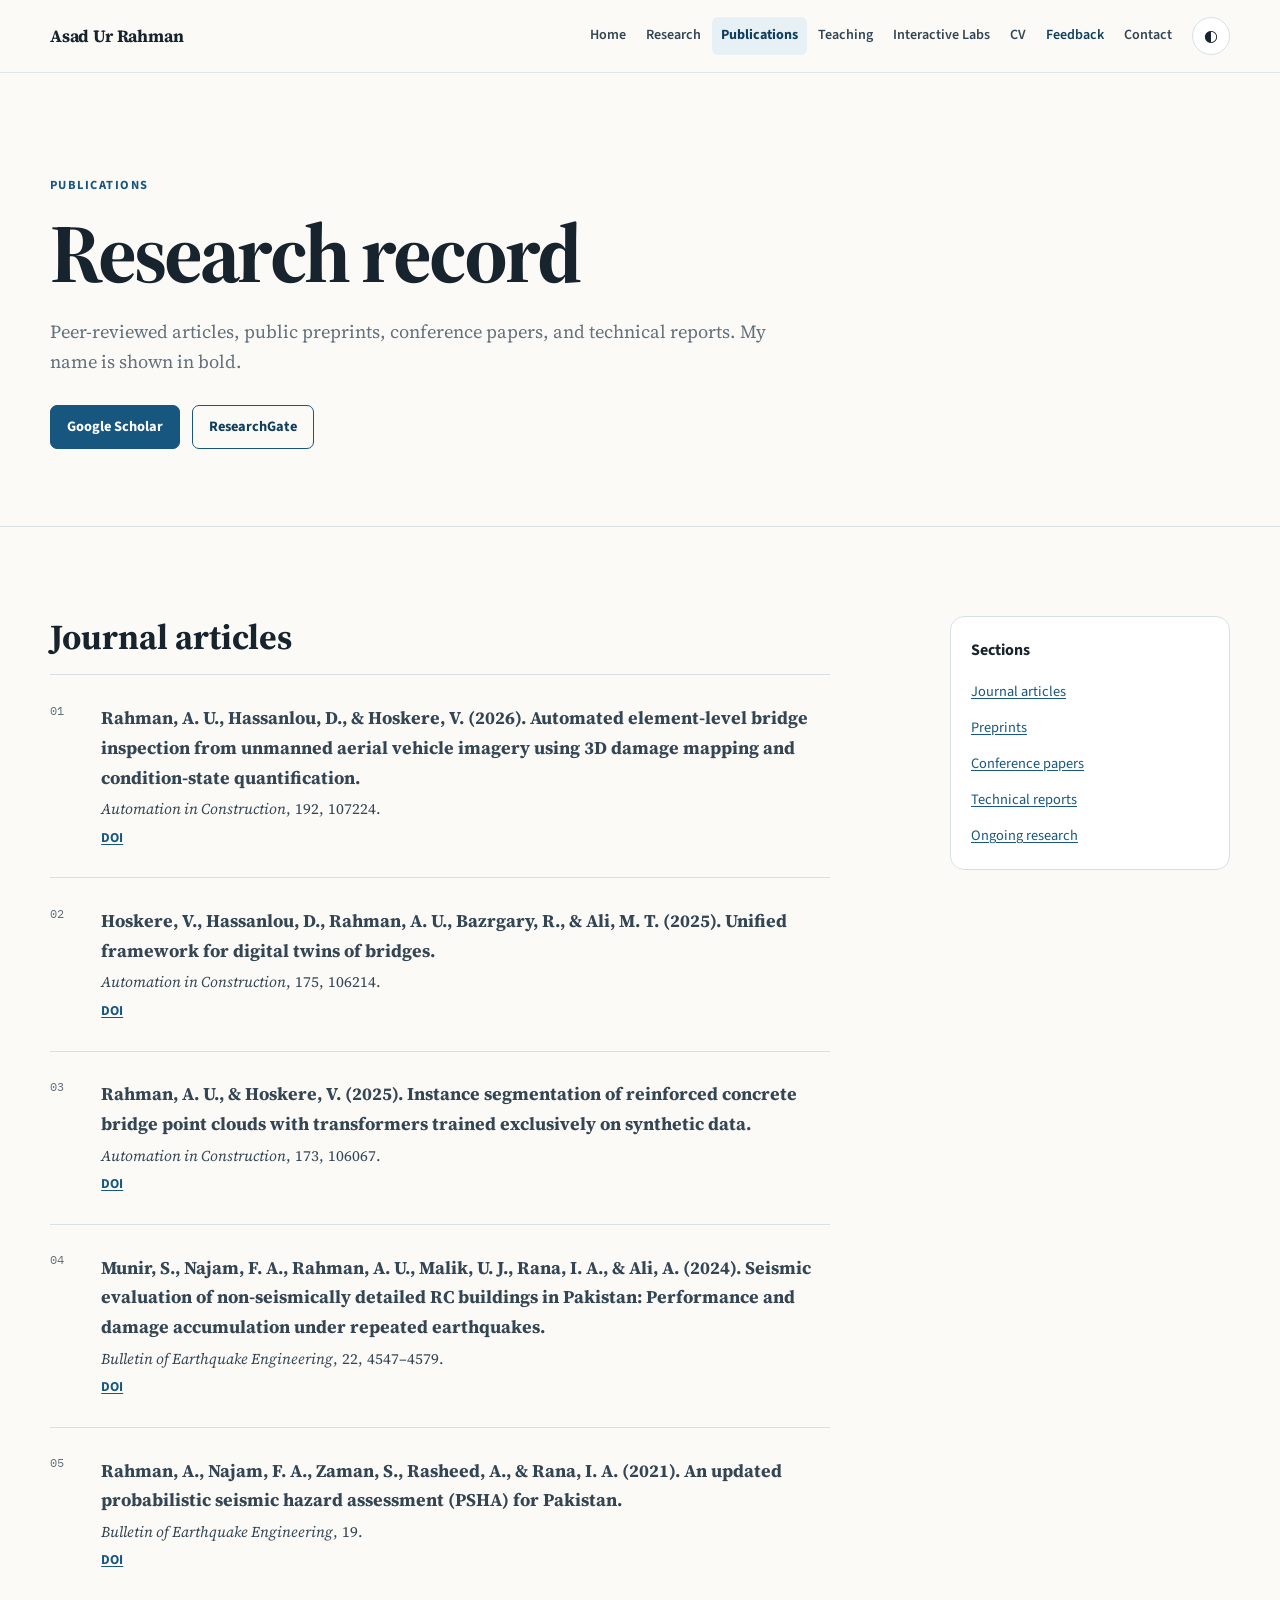
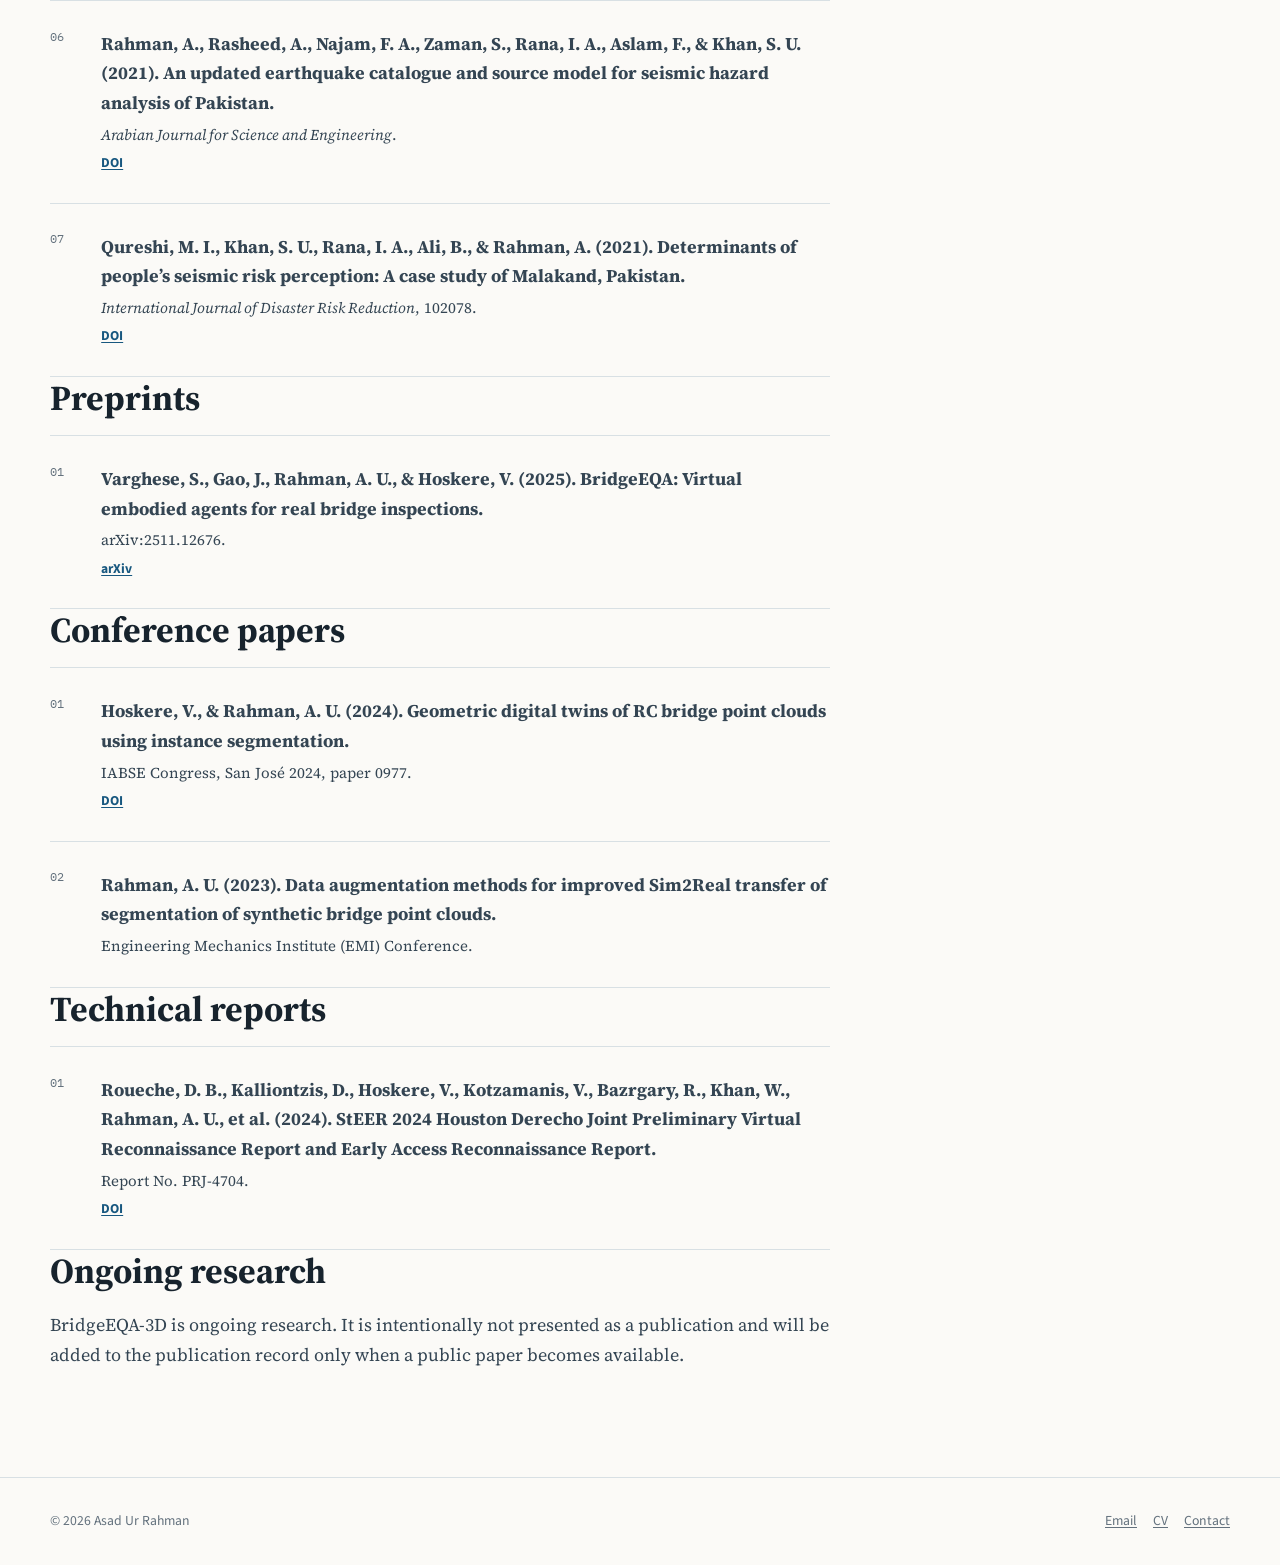
<file: publications/index.html>
<!doctype html>
<html lang="en">
<head>
  <meta charset="utf-8"><meta name="viewport" content="width=device-width, initial-scale=1">
  <title>Publications | Asad Ur Rahman</title>
  <meta name="description" content="Journal articles, preprints, conference papers, and reports by Asad Ur Rahman in structural engineering, infrastructure inspection, digital twins, and seismic hazard.">
  <link rel="canonical" href="https://asadrahman.org/publications/">
  <meta property="og:title" content="Publications | Asad Ur Rahman"><meta property="og:description" content="Research publications in structural engineering, AI, digital twins, and seismic hazard."><meta property="og:type" content="website"><meta property="og:url" content="https://asadrahman.org/publications/">
  <link rel="icon" type="image/svg+xml" href="/favicon.svg"><link rel="preconnect" href="https://fonts.googleapis.com"><link rel="preconnect" href="https://fonts.gstatic.com" crossorigin>
  <link href="https://fonts.googleapis.com/css2?family=IBM+Plex+Mono:wght@400;500&amp;family=Source+Sans+3:wght@400;600;700&amp;family=Source+Serif+4:opsz,wght@8..60,400;8..60,600;8..60,700&amp;display=swap" rel="stylesheet">
  <script>document.documentElement.classList.add('js')</script><link rel="stylesheet" href="/styles.css">
</head>
<body>
  <a class="skip-link" href="#main">Skip to main content</a>
  <header class="site-header"><nav class="topnav" aria-label="Main navigation">
    <a class="brand" href="/">Asad Ur Rahman</a><button class="nav-toggle" id="nav-toggle" type="button" aria-expanded="false" aria-controls="nav-panel">Menu</button>
    <div class="nav-panel" id="nav-panel"><div class="nav-links"><a href="/">Home</a><a href="/research/">Research</a><a href="/publications/" aria-current="page">Publications</a><a href="/teaching/">Teaching</a><a href="/interactive-labs/">Interactive Labs</a><a href="/cv/">CV</a><a class="nav-feedback" href="/feedback/">Feedback</a><a href="/contact/">Contact</a></div><button class="theme-toggle" id="theme-toggle" type="button" aria-label="Toggle color theme">◐</button></div>
  </nav></header>
  <main id="main">
    <header class="page-header"><div class="page-shell"><p class="eyebrow">Publications</p><h1>Research record</h1><p class="page-intro">Peer-reviewed articles, public preprints, conference papers, and technical reports. My name is shown in bold.</p><div class="button-row"><a class="button" href="https://scholar.google.com/citations?user=kIHIPTcAAAAJ">Google Scholar</a><a class="button button-secondary" href="https://www.researchgate.net/profile/Asad-Rahman-3">ResearchGate</a></div></div></header>
    <section class="section"><div class="section-inner content-layout">
      <div class="content">
        <section id="journal-articles"><h2>Journal articles</h2><ol class="publication-list">
          <li><p class="publication-title"><strong>Rahman, A. U.</strong>, Hassanlou, D., &amp; Hoskere, V. (2026). Automated element-level bridge inspection from unmanned aerial vehicle imagery using 3D damage mapping and condition-state quantification.</p><p class="publication-meta"><em>Automation in Construction</em>, 192, 107224.</p><p class="publication-links"><a href="https://doi.org/10.1016/j.autcon.2026.107224">DOI</a></p></li>
          <li><p class="publication-title">Hoskere, V., Hassanlou, D., <strong>Rahman, A. U.</strong>, Bazrgary, R., &amp; Ali, M. T. (2025). Unified framework for digital twins of bridges.</p><p class="publication-meta"><em>Automation in Construction</em>, 175, 106214.</p><p class="publication-links"><a href="https://doi.org/10.1016/j.autcon.2025.106214">DOI</a></p></li>
          <li><p class="publication-title"><strong>Rahman, A. U.</strong>, &amp; Hoskere, V. (2025). Instance segmentation of reinforced concrete bridge point clouds with transformers trained exclusively on synthetic data.</p><p class="publication-meta"><em>Automation in Construction</em>, 173, 106067.</p><p class="publication-links"><a href="https://doi.org/10.1016/j.autcon.2025.106067">DOI</a></p></li>
          <li id="seismic-hazard"><p class="publication-title">Munir, S., Najam, F. A., <strong>Rahman, A. U.</strong>, Malik, U. J., Rana, I. A., &amp; Ali, A. (2024). Seismic evaluation of non-seismically detailed RC buildings in Pakistan: Performance and damage accumulation under repeated earthquakes.</p><p class="publication-meta"><em>Bulletin of Earthquake Engineering</em>, 22, 4547–4579.</p><p class="publication-links"><a href="https://doi.org/10.1007/s10518-024-01935-8">DOI</a></p></li>
          <li><p class="publication-title"><strong>Rahman, A.</strong>, Najam, F. A., Zaman, S., Rasheed, A., &amp; Rana, I. A. (2021). An updated probabilistic seismic hazard assessment (PSHA) for Pakistan.</p><p class="publication-meta"><em>Bulletin of Earthquake Engineering</em>, 19.</p><p class="publication-links"><a href="https://doi.org/10.1007/s10518-021-01054-8">DOI</a></p></li>
          <li><p class="publication-title"><strong>Rahman, A.</strong>, Rasheed, A., Najam, F. A., Zaman, S., Rana, I. A., Aslam, F., &amp; Khan, S. U. (2021). An updated earthquake catalogue and source model for seismic hazard analysis of Pakistan.</p><p class="publication-meta"><em>Arabian Journal for Science and Engineering</em>.</p><p class="publication-links"><a href="https://doi.org/10.1007/s13369-021-05439-4">DOI</a></p></li>
          <li><p class="publication-title">Qureshi, M. I., Khan, S. U., Rana, I. A., Ali, B., &amp; <strong>Rahman, A.</strong> (2021). Determinants of people’s seismic risk perception: A case study of Malakand, Pakistan.</p><p class="publication-meta"><em>International Journal of Disaster Risk Reduction</em>, 102078.</p><p class="publication-links"><a href="https://doi.org/10.1016/j.ijdrr.2021.102078">DOI</a></p></li>
        </ol></section>
        <section id="preprints"><h2>Preprints</h2><ol class="publication-list">
          <li><p class="publication-title">Varghese, S., Gao, J., <strong>Rahman, A. U.</strong>, &amp; Hoskere, V. (2025). BridgeEQA: Virtual embodied agents for real bridge inspections.</p><p class="publication-meta">arXiv:2511.12676.</p><p class="publication-links"><a href="https://arxiv.org/abs/2511.12676">arXiv</a></p></li>
        </ol></section>
        <section id="conference-papers"><h2>Conference papers</h2><ol class="publication-list">
          <li><p class="publication-title">Hoskere, V., &amp; <strong>Rahman, A. U.</strong> (2024). Geometric digital twins of RC bridge point clouds using instance segmentation.</p><p class="publication-meta">IABSE Congress, San José 2024, paper 0977.</p><p class="publication-links"><a href="https://doi.org/10.2749/sanjose.2024.0977">DOI</a></p></li>
          <li><p class="publication-title"><strong>Rahman, A. U.</strong> (2023). Data augmentation methods for improved Sim2Real transfer of segmentation of synthetic bridge point clouds.</p><p class="publication-meta">Engineering Mechanics Institute (EMI) Conference.</p></li>
        </ol></section>
        <section id="reports"><h2>Technical reports</h2><ol class="publication-list">
          <li><p class="publication-title">Roueche, D. B., Kalliontzis, D., Hoskere, V., Kotzamanis, V., Bazrgary, R., Khan, W., <strong>Rahman, A. U.</strong>, et al. (2024). StEER 2024 Houston Derecho Joint Preliminary Virtual Reconnaissance Report and Early Access Reconnaissance Report.</p><p class="publication-meta">Report No. PRJ-4704.</p><p class="publication-links"><a href="https://doi.org/10.17603/ds2-xgvz-5790">DOI</a></p></li>
        </ol></section>
        <section id="ongoing"><h2>Ongoing research</h2><p>BridgeEQA-3D is ongoing research. It is intentionally not presented as a publication and will be added to the publication record only when a public paper becomes available.</p></section>
      </div>
      <aside class="sidebar" aria-label="Publication sections"><h2>Sections</h2><ul><li><a href="#journal-articles">Journal articles</a></li><li><a href="#preprints">Preprints</a></li><li><a href="#conference-papers">Conference papers</a></li><li><a href="#reports">Technical reports</a></li><li><a href="#ongoing">Ongoing research</a></li></ul></aside>
    </div></section>
  </main>
  <footer class="site-footer"><div class="site-footer-inner"><span>© <span data-year></span> Asad Ur Rahman</span><div class="footer-links"><a href="mailto:arahman@nice.nust.edu.pk">Email</a><a href="/cv/">CV</a><a href="/contact/">Contact</a></div></div></footer>
  <script src="/script.js"></script>
</body>
</html>
</file>
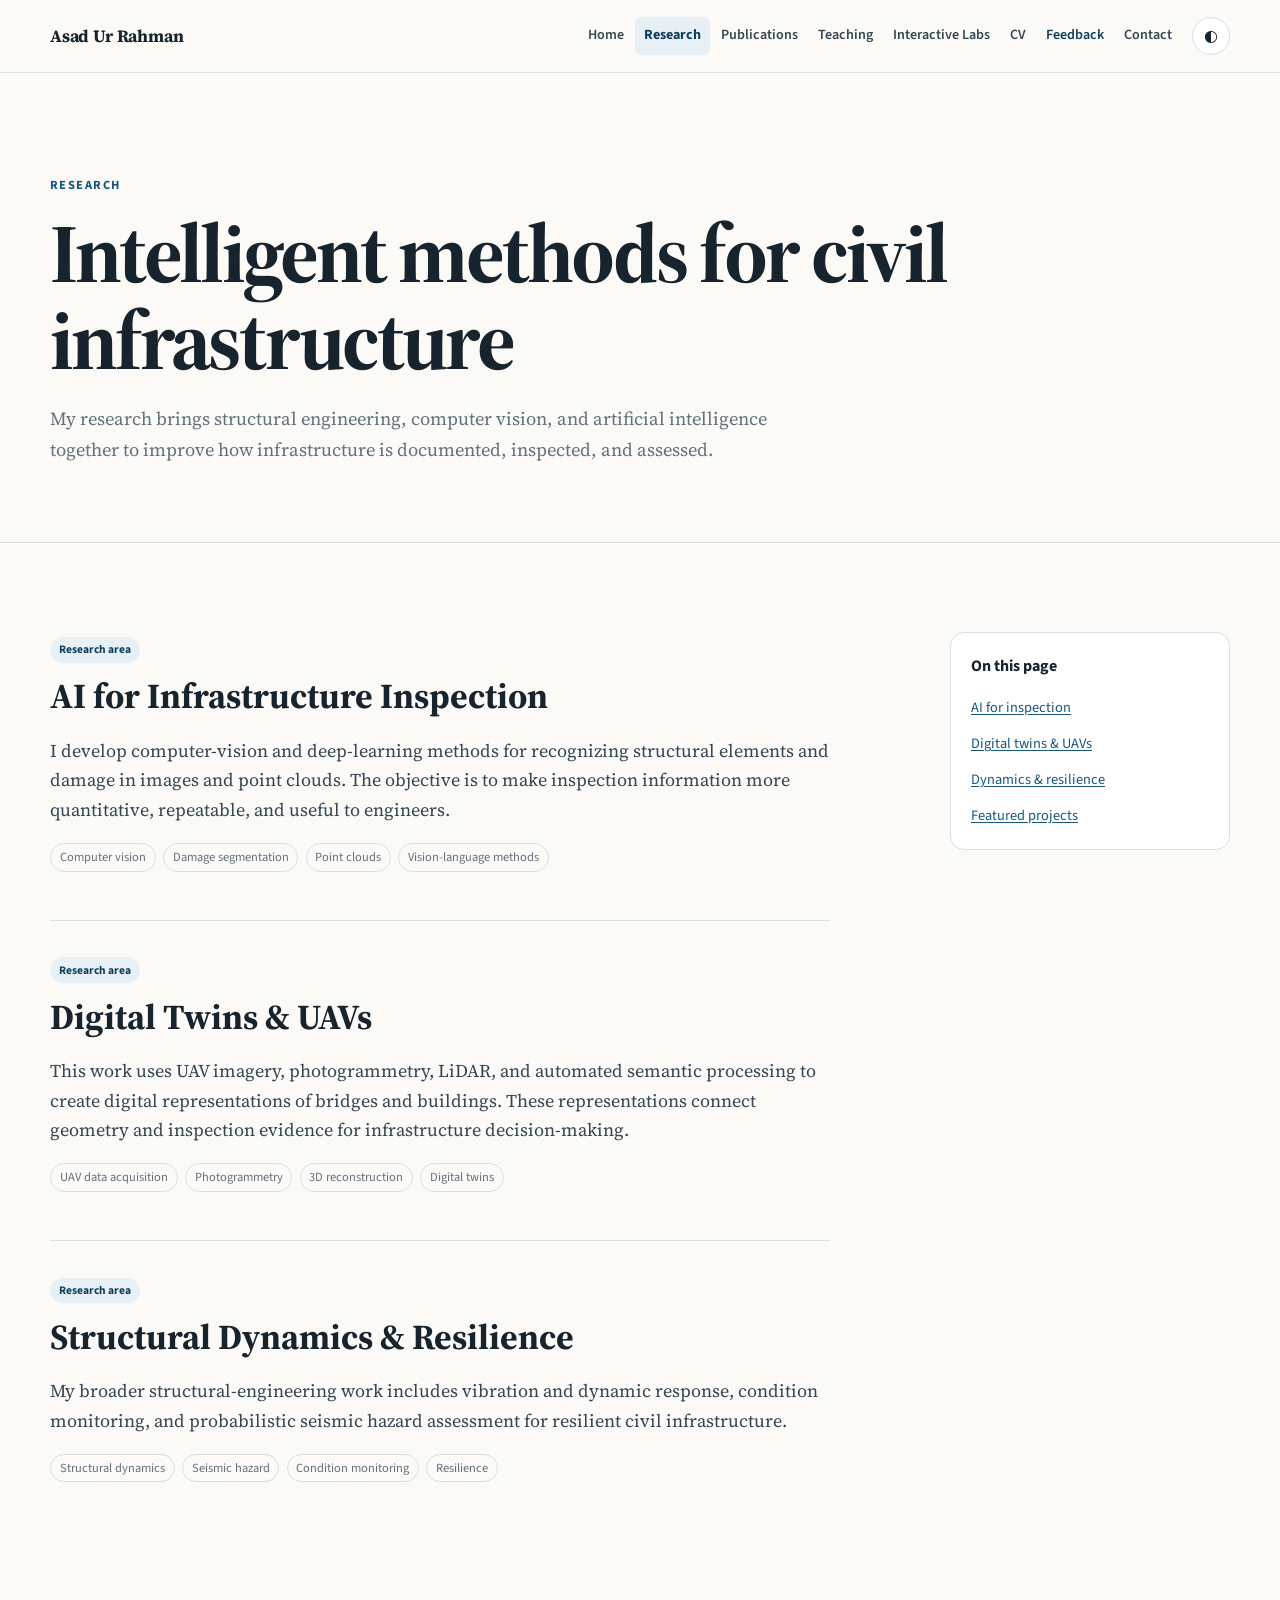
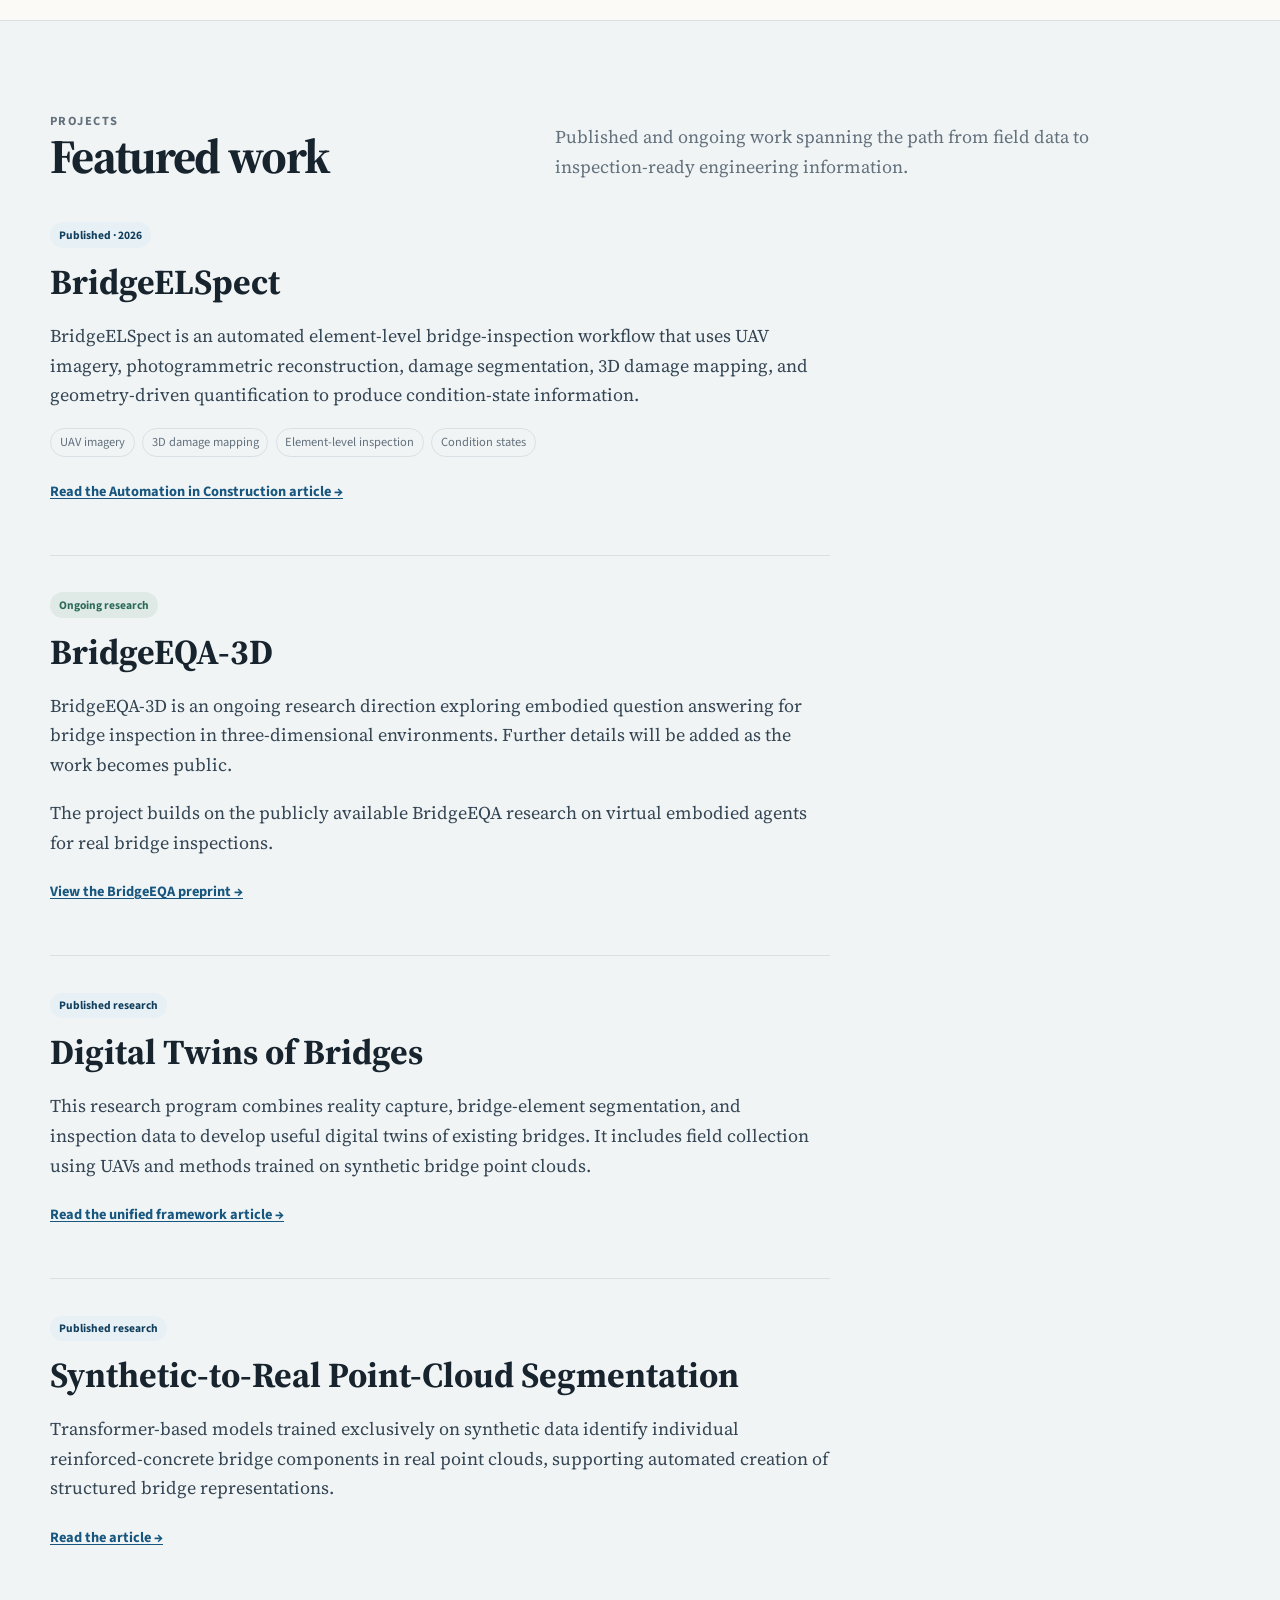
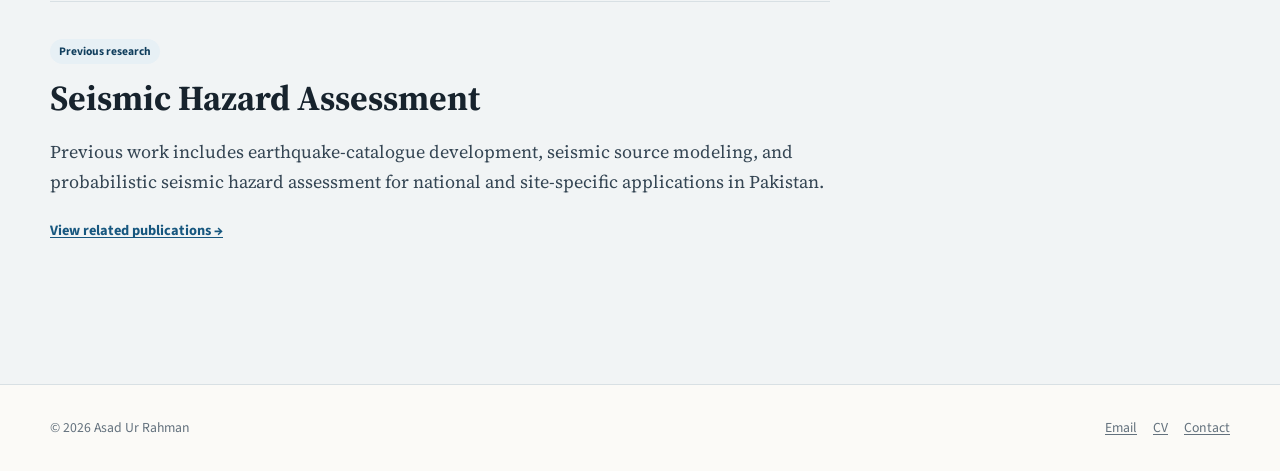
<file: research/index.html>
<!doctype html>
<html lang="en">
<head>
  <meta charset="utf-8"><meta name="viewport" content="width=device-width, initial-scale=1">
  <title>Research | Asad Ur Rahman</title>
  <meta name="description" content="Research by Asad Ur Rahman in AI-enabled infrastructure inspection, bridge digital twins, computer vision, structural dynamics, and resilience.">
  <link rel="canonical" href="https://asadrahman.org/research/">
  <meta property="og:title" content="Research | Asad Ur Rahman"><meta property="og:description" content="AI-enabled infrastructure inspection, digital twins, and resilient civil infrastructure."><meta property="og:type" content="website"><meta property="og:url" content="https://asadrahman.org/research/">
  <link rel="icon" type="image/svg+xml" href="/favicon.svg">
  <link rel="preconnect" href="https://fonts.googleapis.com"><link rel="preconnect" href="https://fonts.gstatic.com" crossorigin>
  <link href="https://fonts.googleapis.com/css2?family=IBM+Plex+Mono:wght@400;500&amp;family=Source+Sans+3:wght@400;600;700&amp;family=Source+Serif+4:opsz,wght@8..60,400;8..60,600;8..60,700&amp;display=swap" rel="stylesheet">
  <script>document.documentElement.classList.add('js')</script><link rel="stylesheet" href="/styles.css">
</head>
<body>
  <a class="skip-link" href="#main">Skip to main content</a>
  <header class="site-header"><nav class="topnav" aria-label="Main navigation">
    <a class="brand" href="/">Asad Ur Rahman</a><button class="nav-toggle" id="nav-toggle" type="button" aria-expanded="false" aria-controls="nav-panel">Menu</button>
    <div class="nav-panel" id="nav-panel"><div class="nav-links"><a href="/">Home</a><a href="/research/" aria-current="page">Research</a><a href="/publications/">Publications</a><a href="/teaching/">Teaching</a><a href="/interactive-labs/">Interactive Labs</a><a href="/cv/">CV</a><a class="nav-feedback" href="/feedback/">Feedback</a><a href="/contact/">Contact</a></div><button class="theme-toggle" id="theme-toggle" type="button" aria-label="Toggle color theme">◐</button></div>
  </nav></header>
  <main id="main">
    <header class="page-header"><div class="page-shell"><p class="eyebrow">Research</p><h1>Intelligent methods for civil infrastructure</h1><p class="page-intro">My research brings structural engineering, computer vision, and artificial intelligence together to improve how infrastructure is documented, inspected, and assessed.</p></div></header>
    <section class="section"><div class="section-inner content-layout">
      <div class="content">
        <section class="project-detail" id="inspection">
          <span class="status">Research area</span><h2>AI for Infrastructure Inspection</h2>
          <p>I develop computer-vision and deep-learning methods for recognizing structural elements and damage in images and point clouds. The objective is to make inspection information more quantitative, repeatable, and useful to engineers.</p>
          <ul class="tag-list"><li>Computer vision</li><li>Damage segmentation</li><li>Point clouds</li><li>Vision-language methods</li></ul>
        </section>
        <section class="project-detail" id="digital-twins">
          <span class="status">Research area</span><h2>Digital Twins &amp; UAVs</h2>
          <p>This work uses UAV imagery, photogrammetry, LiDAR, and automated semantic processing to create digital representations of bridges and buildings. These representations connect geometry and inspection evidence for infrastructure decision-making.</p>
          <ul class="tag-list"><li>UAV data acquisition</li><li>Photogrammetry</li><li>3D reconstruction</li><li>Digital twins</li></ul>
        </section>
        <section class="project-detail" id="resilience">
          <span class="status">Research area</span><h2>Structural Dynamics &amp; Resilience</h2>
          <p>My broader structural-engineering work includes vibration and dynamic response, condition monitoring, and probabilistic seismic hazard assessment for resilient civil infrastructure.</p>
          <ul class="tag-list"><li>Structural dynamics</li><li>Seismic hazard</li><li>Condition monitoring</li><li>Resilience</li></ul>
        </section>
      </div>
      <aside class="sidebar" aria-label="On this page"><h2>On this page</h2><ul><li><a href="#inspection">AI for inspection</a></li><li><a href="#digital-twins">Digital twins &amp; UAVs</a></li><li><a href="#resilience">Dynamics &amp; resilience</a></li><li><a href="#projects">Featured projects</a></li></ul></aside>
    </div></section>
    <section class="section section-tinted" id="projects"><div class="section-inner">
      <div class="section-heading"><div><p class="eyebrow">Projects</p><h2>Featured work</h2></div><p>Published and ongoing work spanning the path from field data to inspection-ready engineering information.</p></div>
      <div class="content">
        <article class="project-detail" id="bridgeelspect">
          <span class="status">Published · 2026</span><h2>BridgeELSpect</h2>
          <p>BridgeELSpect is an automated element-level bridge-inspection workflow that uses UAV imagery, photogrammetric reconstruction, damage segmentation, 3D damage mapping, and geometry-driven quantification to produce condition-state information.</p>
          <ul class="tag-list"><li>UAV imagery</li><li>3D damage mapping</li><li>Element-level inspection</li><li>Condition states</li></ul>
          <p><a class="text-link" href="https://doi.org/10.1016/j.autcon.2026.107224">Read the Automation in Construction article →</a></p>
        </article>
        <article class="project-detail" id="bridgeeqa-3d">
          <span class="status ongoing">Ongoing research</span><h2>BridgeEQA-3D</h2>
          <p>BridgeEQA-3D is an ongoing research direction exploring embodied question answering for bridge inspection in three-dimensional environments. Further details will be added as the work becomes public.</p>
          <p>The project builds on the publicly available BridgeEQA research on virtual embodied agents for real bridge inspections.</p>
          <p><a class="text-link" href="https://arxiv.org/abs/2511.12676">View the BridgeEQA preprint →</a></p>
        </article>
        <article class="project-detail" id="digital-twins-project">
          <span class="status">Published research</span><h2>Digital Twins of Bridges</h2>
          <p>This research program combines reality capture, bridge-element segmentation, and inspection data to develop useful digital twins of existing bridges. It includes field collection using UAVs and methods trained on synthetic bridge point clouds.</p>
          <p><a class="text-link" href="https://doi.org/10.1016/j.autcon.2025.106214">Read the unified framework article →</a></p>
        </article>
        <article class="project-detail">
          <span class="status">Published research</span><h2>Synthetic-to-Real Point-Cloud Segmentation</h2>
          <p>Transformer-based models trained exclusively on synthetic data identify individual reinforced-concrete bridge components in real point clouds, supporting automated creation of structured bridge representations.</p>
          <p><a class="text-link" href="https://doi.org/10.1016/j.autcon.2025.106067">Read the article →</a></p>
        </article>
        <article class="project-detail">
          <span class="status">Previous research</span><h2>Seismic Hazard Assessment</h2>
          <p>Previous work includes earthquake-catalogue development, seismic source modeling, and probabilistic seismic hazard assessment for national and site-specific applications in Pakistan.</p>
          <p><a class="text-link" href="/publications/#seismic-hazard">View related publications →</a></p>
        </article>
      </div>
    </div></section>
  </main>
  <footer class="site-footer"><div class="site-footer-inner"><span>© <span data-year></span> Asad Ur Rahman</span><div class="footer-links"><a href="mailto:arahman@nice.nust.edu.pk">Email</a><a href="/cv/">CV</a><a href="/contact/">Contact</a></div></div></footer>
  <script src="/script.js"></script>
</body>
</html>
</file>
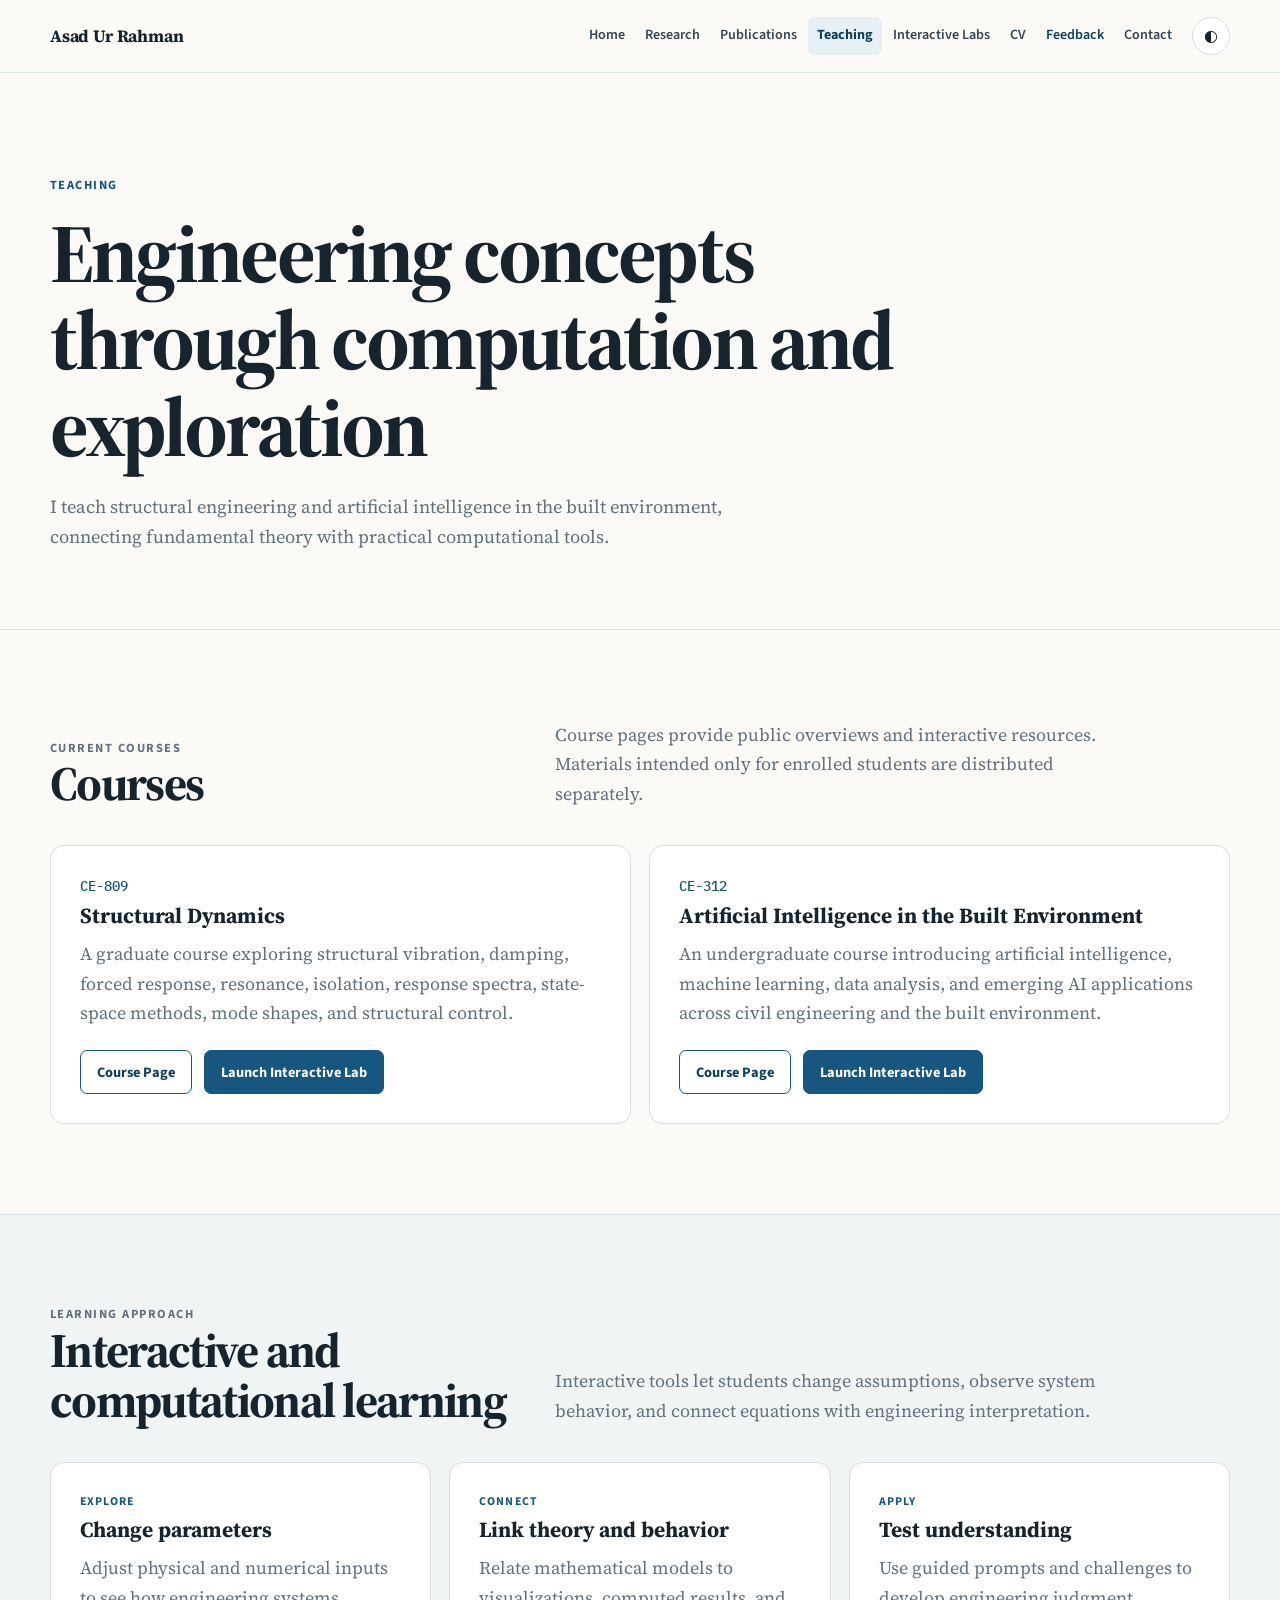
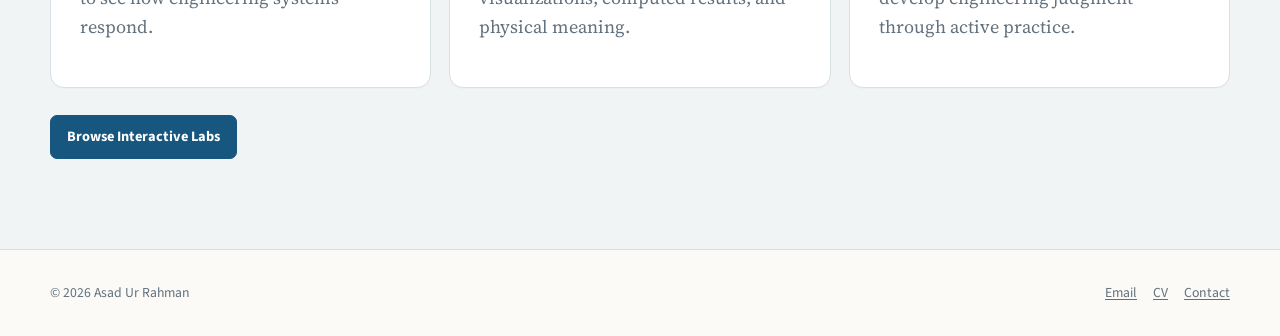
<file: teaching/index.html>
<!doctype html>
<html lang="en">
<head>
  <meta charset="utf-8"><meta name="viewport" content="width=device-width, initial-scale=1">
  <title>Teaching | Asad Ur Rahman</title>
  <meta name="description" content="Courses taught by Asad Ur Rahman at NUST, including CE-809 Structural Dynamics and CE-312 Artificial Intelligence in the Built Environment.">
  <link rel="canonical" href="https://asadrahman.org/teaching/">
  <meta property="og:title" content="Teaching | Asad Ur Rahman"><meta property="og:description" content="Structural engineering and AI-enabled civil engineering courses at NUST."><meta property="og:type" content="website"><meta property="og:url" content="https://asadrahman.org/teaching/">
  <link rel="icon" type="image/svg+xml" href="/favicon.svg"><link rel="preconnect" href="https://fonts.googleapis.com"><link rel="preconnect" href="https://fonts.gstatic.com" crossorigin>
  <link href="https://fonts.googleapis.com/css2?family=IBM+Plex+Mono:wght@400;500&amp;family=Source+Sans+3:wght@400;600;700&amp;family=Source+Serif+4:opsz,wght@8..60,400;8..60,600;8..60,700&amp;display=swap" rel="stylesheet">
  <script>document.documentElement.classList.add('js')</script><link rel="stylesheet" href="/styles.css">
</head>
<body>
  <a class="skip-link" href="#main">Skip to main content</a>
  <header class="site-header"><nav class="topnav" aria-label="Main navigation">
    <a class="brand" href="/">Asad Ur Rahman</a><button class="nav-toggle" id="nav-toggle" type="button" aria-expanded="false" aria-controls="nav-panel">Menu</button>
    <div class="nav-panel" id="nav-panel"><div class="nav-links"><a href="/">Home</a><a href="/research/">Research</a><a href="/publications/">Publications</a><a href="/teaching/" aria-current="page">Teaching</a><a href="/interactive-labs/">Interactive Labs</a><a href="/cv/">CV</a><a class="nav-feedback" href="/feedback/">Feedback</a><a href="/contact/">Contact</a></div><button class="theme-toggle" id="theme-toggle" type="button" aria-label="Toggle color theme">◐</button></div>
  </nav></header>
  <main id="main">
    <header class="page-header"><div class="page-shell"><p class="eyebrow">Teaching</p><h1>Engineering concepts through computation and exploration</h1><p class="page-intro">I teach structural engineering and artificial intelligence in the built environment, connecting fundamental theory with practical computational tools.</p></div></header>
    <section class="section"><div class="section-inner">
      <div class="section-heading"><div><p class="eyebrow">Current courses</p><h2>Courses</h2></div><p>Course pages provide public overviews and interactive resources. Materials intended only for enrolled students are distributed separately.</p></div>
      <div class="card-grid two">
        <article class="card"><span class="course-code">CE-809</span><h3>Structural Dynamics</h3><p>A graduate course exploring structural vibration, damping, forced response, resonance, isolation, response spectra, state-space methods, mode shapes, and structural control.</p><div class="card-footer button-row"><a class="button button-secondary" href="/teaching/structural-dynamics/">Course Page</a><a class="button" href="/teaching/structural-dynamics/interactive-lab/">Launch Interactive Lab</a></div></article>
        <article class="card"><span class="course-code">CE-312</span><h3>Artificial Intelligence in the Built Environment</h3><p>An undergraduate course introducing artificial intelligence, machine learning, data analysis, and emerging AI applications across civil engineering and the built environment.</p><div class="card-footer button-row"><a class="button button-secondary" href="/teaching/ai-built-environment/">Course Page</a><a class="button" href="/teaching/ai-built-environment/interactive-lab/">Launch Interactive Lab</a></div></article>
      </div>
    </div></section>
    <section class="section section-tinted"><div class="section-inner">
      <div class="section-heading"><div><p class="eyebrow">Learning approach</p><h2>Interactive and computational learning</h2></div><p>Interactive tools let students change assumptions, observe system behavior, and connect equations with engineering interpretation.</p></div>
      <div class="card-grid">
        <article class="card"><span class="card-kicker">Explore</span><h3>Change parameters</h3><p>Adjust physical and numerical inputs to see how engineering systems respond.</p></article>
        <article class="card"><span class="card-kicker">Connect</span><h3>Link theory and behavior</h3><p>Relate mathematical models to visualizations, computed results, and physical meaning.</p></article>
        <article class="card"><span class="card-kicker">Apply</span><h3>Test understanding</h3><p>Use guided prompts and challenges to develop engineering judgment through active practice.</p></article>
      </div>
      <div class="button-row"><a class="button" href="/interactive-labs/">Browse Interactive Labs</a></div>
    </div></section>
  </main>
  <footer class="site-footer"><div class="site-footer-inner"><span>© <span data-year></span> Asad Ur Rahman</span><div class="footer-links"><a href="mailto:arahman@nice.nust.edu.pk">Email</a><a href="/cv/">CV</a><a href="/contact/">Contact</a></div></div></footer>
  <script src="/script.js"></script>
</body>
</html>
</file>
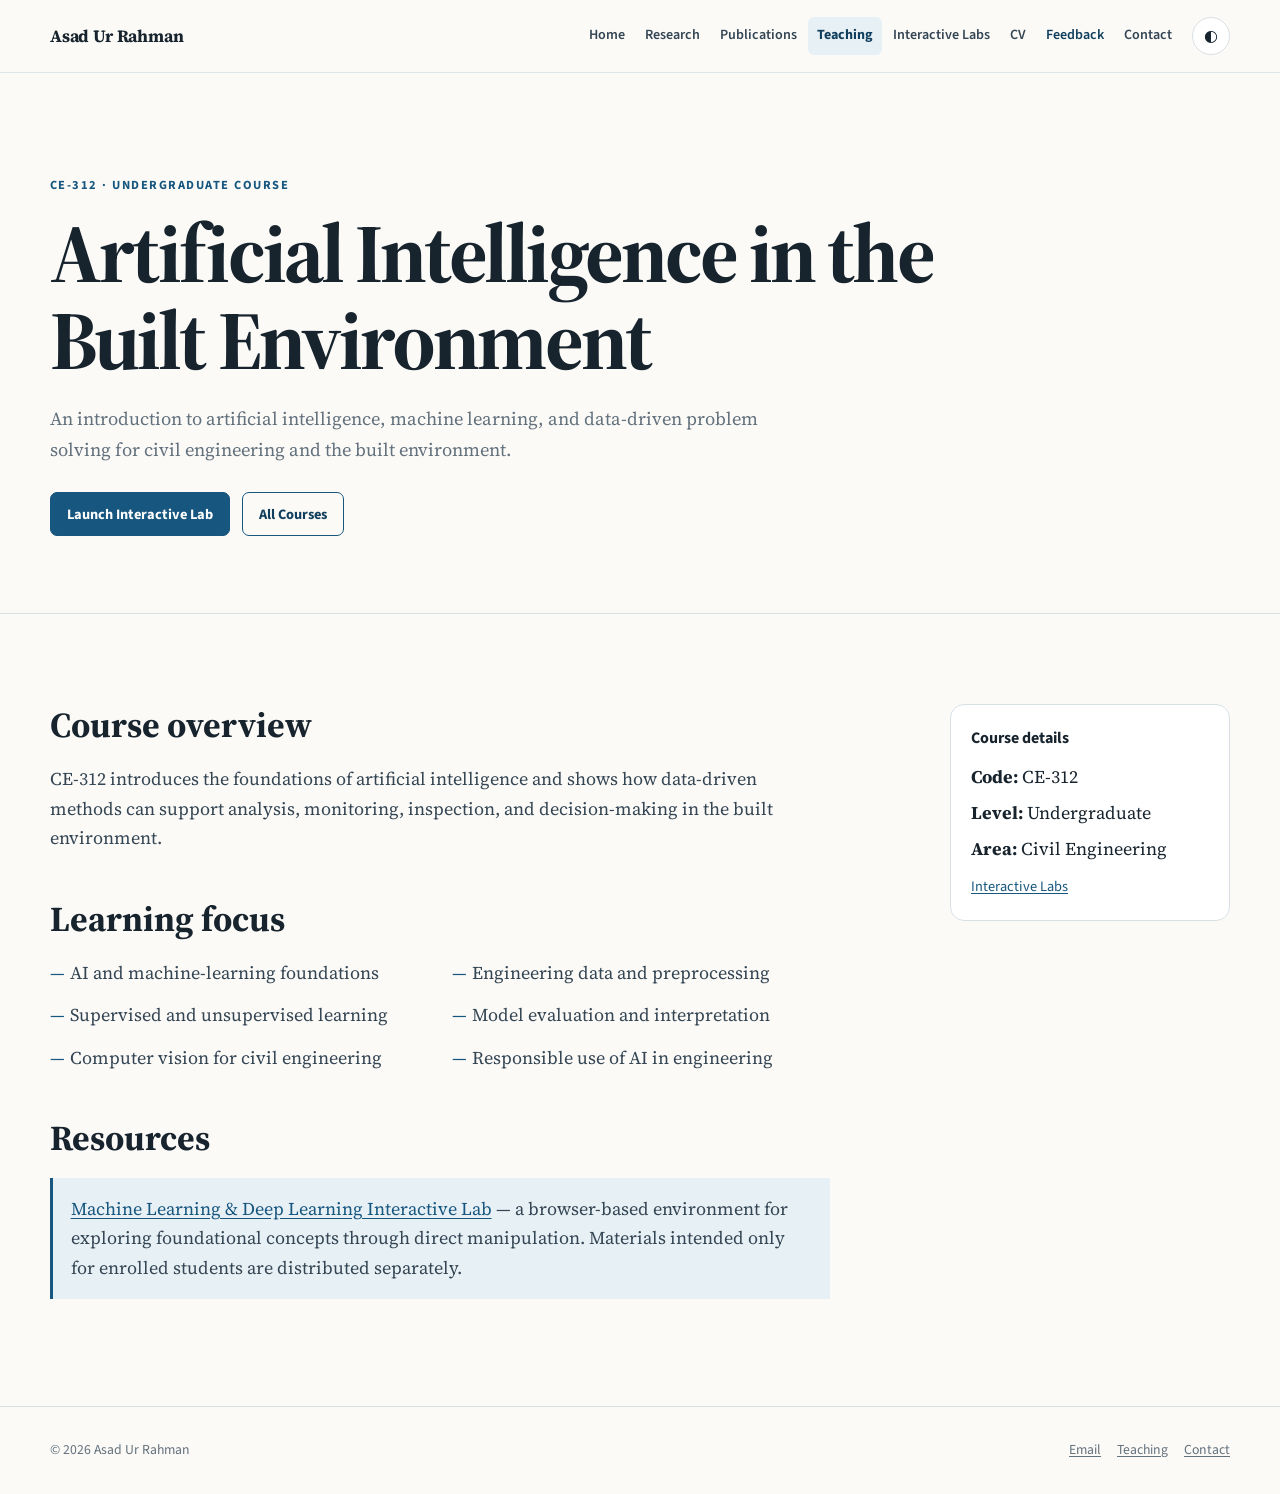
<file: teaching/ai-built-environment/index.html>
<!doctype html>
<html lang="en">
<head>
  <meta charset="utf-8"><meta name="viewport" content="width=device-width, initial-scale=1">
  <title>CE-312 Artificial Intelligence in the Built Environment | Asad Ur Rahman</title>
  <meta name="description" content="CE-312 Artificial Intelligence in the Built Environment course overview at NUST.">
  <link rel="canonical" href="https://asadrahman.org/teaching/ai-built-environment/">
  <meta property="og:title" content="CE-312 Artificial Intelligence in the Built Environment"><meta property="og:description" content="An undergraduate course on AI applications across civil engineering and the built environment."><meta property="og:type" content="website"><meta property="og:url" content="https://asadrahman.org/teaching/ai-built-environment/"><meta property="og:image" content="https://asadrahman.org/images/labs/machine-learning-lab.jpg"><meta name="twitter:card" content="summary_large_image">
  <link rel="icon" type="image/svg+xml" href="/favicon.svg"><link rel="preconnect" href="https://fonts.googleapis.com"><link rel="preconnect" href="https://fonts.gstatic.com" crossorigin>
  <link href="https://fonts.googleapis.com/css2?family=IBM+Plex+Mono:wght@400;500&amp;family=Source+Sans+3:wght@400;600;700&amp;family=Source+Serif+4:opsz,wght@8..60,400;8..60,600;8..60,700&amp;display=swap" rel="stylesheet">
  <script>document.documentElement.classList.add('js')</script><link rel="stylesheet" href="/styles.css">
</head>
<body>
  <a class="skip-link" href="#main">Skip to main content</a>
  <header class="site-header"><nav class="topnav" aria-label="Main navigation">
    <a class="brand" href="/">Asad Ur Rahman</a><button class="nav-toggle" id="nav-toggle" type="button" aria-expanded="false" aria-controls="nav-panel">Menu</button>
    <div class="nav-panel" id="nav-panel"><div class="nav-links"><a href="/">Home</a><a href="/research/">Research</a><a href="/publications/">Publications</a><a href="/teaching/" aria-current="page">Teaching</a><a href="/interactive-labs/">Interactive Labs</a><a href="/cv/">CV</a><a class="nav-feedback" href="/feedback/">Feedback</a><a href="/contact/">Contact</a></div><button class="theme-toggle" id="theme-toggle" type="button" aria-label="Toggle color theme">◐</button></div>
  </nav></header>
  <main id="main">
    <header class="page-header"><div class="page-shell"><p class="eyebrow">CE-312 · Undergraduate course</p><h1>Artificial Intelligence in the Built Environment</h1><p class="page-intro">An introduction to artificial intelligence, machine learning, and data-driven problem solving for civil engineering and the built environment.</p><div class="button-row"><a class="button" href="/teaching/ai-built-environment/interactive-lab/">Launch Interactive Lab</a><a class="button button-secondary" href="/teaching/">All Courses</a></div></div></header>
    <section class="section"><div class="section-inner content-layout">
      <div class="content">
        <h2>Course overview</h2><p>CE-312 introduces the foundations of artificial intelligence and shows how data-driven methods can support analysis, monitoring, inspection, and decision-making in the built environment.</p>
        <h2>Learning focus</h2><ul class="feature-list"><li>AI and machine-learning foundations</li><li>Engineering data and preprocessing</li><li>Supervised and unsupervised learning</li><li>Model evaluation and interpretation</li><li>Computer vision for civil engineering</li><li>Responsible use of AI in engineering</li></ul>
        <h2>Resources</h2><p class="resource-note"><a href="/teaching/ai-built-environment/interactive-lab/">Machine Learning &amp; Deep Learning Interactive Lab</a> — a browser-based environment for exploring foundational concepts through direct manipulation. Materials intended only for enrolled students are distributed separately.</p>
      </div>
      <aside class="sidebar"><h2>Course details</h2><ul><li><strong>Code:</strong> CE-312</li><li><strong>Level:</strong> Undergraduate</li><li><strong>Area:</strong> Civil Engineering</li><li><a href="/interactive-labs/">Interactive Labs</a></li></ul></aside>
    </div></section>
  </main>
  <footer class="site-footer"><div class="site-footer-inner"><span>© <span data-year></span> Asad Ur Rahman</span><div class="footer-links"><a href="mailto:arahman@nice.nust.edu.pk">Email</a><a href="/teaching/">Teaching</a><a href="/contact/">Contact</a></div></div></footer>
  <script src="/script.js"></script>
</body>
</html>
</file>
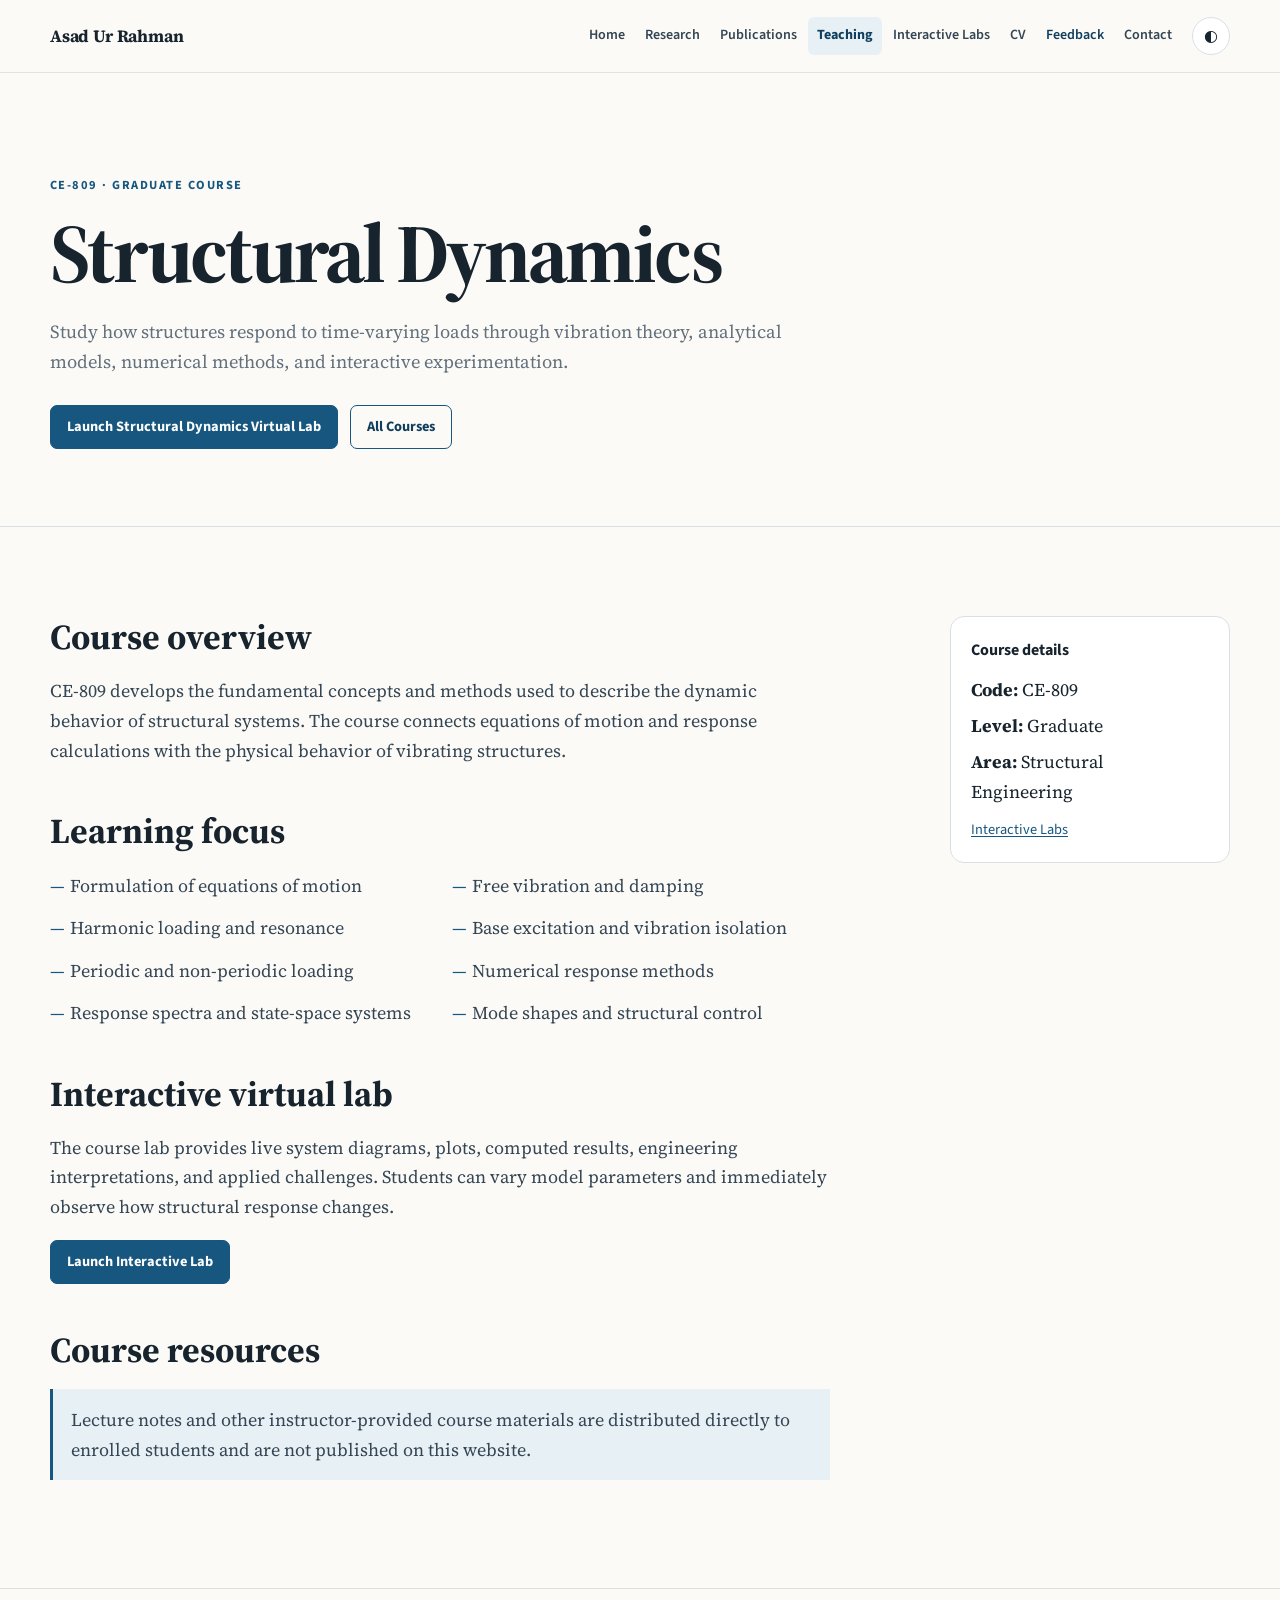
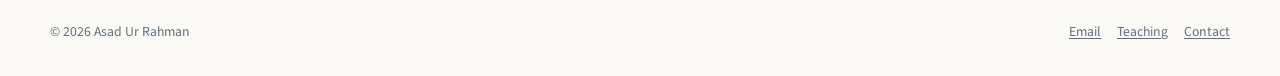
<file: teaching/structural-dynamics/index.html>
<!doctype html>
<html lang="en">
<head>
  <meta charset="utf-8"><meta name="viewport" content="width=device-width, initial-scale=1">
  <title>CE-809 Structural Dynamics | Asad Ur Rahman</title>
  <meta name="description" content="CE-809 Structural Dynamics course overview and interactive virtual laboratory at NUST.">
  <link rel="canonical" href="https://asadrahman.org/teaching/structural-dynamics/">
  <meta property="og:title" content="CE-809 Structural Dynamics | Asad Ur Rahman"><meta property="og:description" content="Structural dynamics course overview and interactive learning lab."><meta property="og:type" content="website"><meta property="og:url" content="https://asadrahman.org/teaching/structural-dynamics/"><meta property="og:image" content="https://asadrahman.org/images/labs/structural-dynamics-lab.jpg"><meta name="twitter:card" content="summary_large_image">
  <link rel="icon" type="image/svg+xml" href="/favicon.svg"><link rel="preconnect" href="https://fonts.googleapis.com"><link rel="preconnect" href="https://fonts.gstatic.com" crossorigin>
  <link href="https://fonts.googleapis.com/css2?family=IBM+Plex+Mono:wght@400;500&amp;family=Source+Sans+3:wght@400;600;700&amp;family=Source+Serif+4:opsz,wght@8..60,400;8..60,600;8..60,700&amp;display=swap" rel="stylesheet">
  <script>document.documentElement.classList.add('js')</script><link rel="stylesheet" href="/styles.css">
</head>
<body>
  <a class="skip-link" href="#main">Skip to main content</a>
  <header class="site-header"><nav class="topnav" aria-label="Main navigation">
    <a class="brand" href="/">Asad Ur Rahman</a><button class="nav-toggle" id="nav-toggle" type="button" aria-expanded="false" aria-controls="nav-panel">Menu</button>
    <div class="nav-panel" id="nav-panel"><div class="nav-links"><a href="/">Home</a><a href="/research/">Research</a><a href="/publications/">Publications</a><a href="/teaching/" aria-current="page">Teaching</a><a href="/interactive-labs/">Interactive Labs</a><a href="/cv/">CV</a><a class="nav-feedback" href="/feedback/">Feedback</a><a href="/contact/">Contact</a></div><button class="theme-toggle" id="theme-toggle" type="button" aria-label="Toggle color theme">◐</button></div>
  </nav></header>
  <main id="main">
    <header class="page-header"><div class="page-shell"><p class="eyebrow">CE-809 · Graduate course</p><h1>Structural Dynamics</h1><p class="page-intro">Study how structures respond to time-varying loads through vibration theory, analytical models, numerical methods, and interactive experimentation.</p><div class="button-row"><a class="button" href="/teaching/structural-dynamics/interactive-lab/">Launch Structural Dynamics Virtual Lab</a><a class="button button-secondary" href="/teaching/">All Courses</a></div></div></header>
    <section class="section"><div class="section-inner content-layout">
      <div class="content">
        <h2>Course overview</h2><p>CE-809 develops the fundamental concepts and methods used to describe the dynamic behavior of structural systems. The course connects equations of motion and response calculations with the physical behavior of vibrating structures.</p>
        <h2>Learning focus</h2><ul class="feature-list"><li>Formulation of equations of motion</li><li>Free vibration and damping</li><li>Harmonic loading and resonance</li><li>Base excitation and vibration isolation</li><li>Periodic and non-periodic loading</li><li>Numerical response methods</li><li>Response spectra and state-space systems</li><li>Mode shapes and structural control</li></ul>
        <h2>Interactive virtual lab</h2><p>The course lab provides live system diagrams, plots, computed results, engineering interpretations, and applied challenges. Students can vary model parameters and immediately observe how structural response changes.</p><p><a class="button" href="/teaching/structural-dynamics/interactive-lab/">Launch Interactive Lab</a></p>
        <h2>Course resources</h2><p class="resource-note">Lecture notes and other instructor-provided course materials are distributed directly to enrolled students and are not published on this website.</p>
      </div>
      <aside class="sidebar"><h2>Course details</h2><ul><li><strong>Code:</strong> CE-809</li><li><strong>Level:</strong> Graduate</li><li><strong>Area:</strong> Structural Engineering</li><li><a href="/interactive-labs/">Interactive Labs</a></li></ul></aside>
    </div></section>
  </main>
  <footer class="site-footer"><div class="site-footer-inner"><span>© <span data-year></span> Asad Ur Rahman</span><div class="footer-links"><a href="mailto:arahman@nice.nust.edu.pk">Email</a><a href="/teaching/">Teaching</a><a href="/contact/">Contact</a></div></div></footer>
  <script src="/script.js"></script>
</body>
</html>
</file>
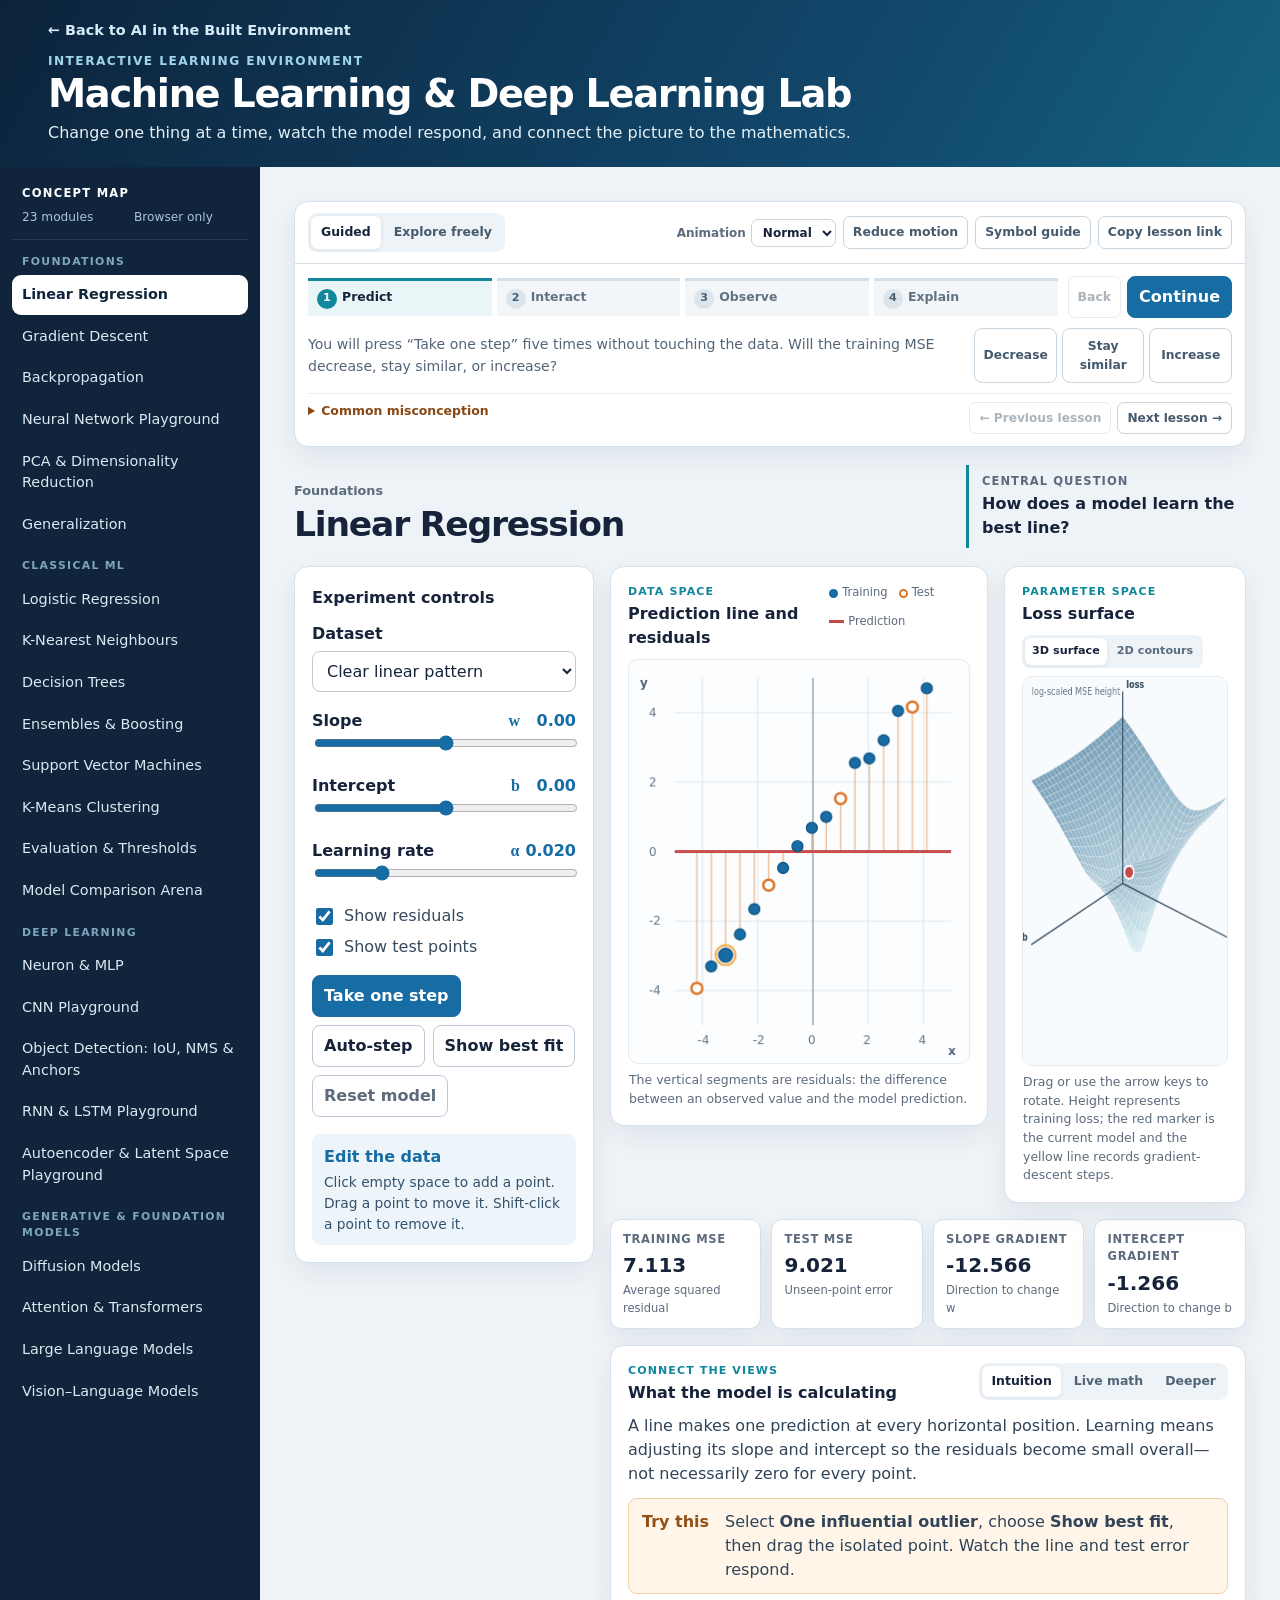
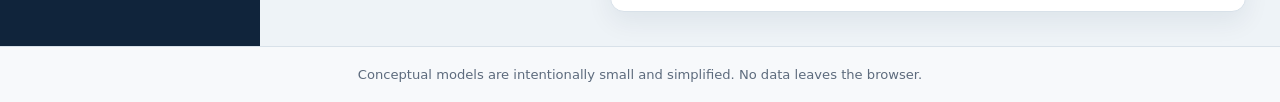
<file: teaching/ai-built-environment/interactive-lab/index.html>
<!doctype html>
<html lang="en">
<head>
  <meta charset="utf-8">
  <meta name="viewport" content="width=device-width,initial-scale=1">
  <title>Interactive Machine Learning Lab | Asad Ur Rahman</title>
  <meta name="description" content="A lightweight, browser-based lab for building intuition about machine learning and deep learning through direct interaction.">
  <link rel="canonical" href="https://asadrahman.org/teaching/ai-built-environment/interactive-lab/">
  <meta property="og:title" content="Machine Learning &amp; Deep Learning Lab">
  <meta property="og:description" content="Twenty-three browser-only modules for building intuition about machine learning, from linear regression to transformers, LLMs, and vision–language models.">
  <meta property="og:type" content="website">
  <meta property="og:url" content="https://asadrahman.org/teaching/ai-built-environment/interactive-lab/">
  <meta property="og:image" content="https://asadrahman.org/images/labs/machine-learning-lab.jpg">
  <meta name="twitter:card" content="summary_large_image">
  <link rel="icon" type="image/svg+xml" href="/favicon.svg">
  <link rel="stylesheet" href="lab.css">
</head>
<body>
  <a class="skip-link" href="#workspace">Skip to experiment</a>

  <header class="lab-header">
    <div>
      <a class="back-link" href="../">← Back to AI in the Built Environment</a>
      <p class="eyebrow">Interactive learning environment</p>
      <h1>Machine Learning &amp; Deep Learning Lab</h1>
      <p>Change one thing at a time, watch the model respond, and connect the picture to the mathematics.</p>
    </div>
    <button class="nav-toggle" id="navToggle" type="button" aria-expanded="false" aria-controls="labNav">Browse modules</button>
  </header>

  <div class="lab-shell">
    <aside class="lab-nav" id="labNav" aria-label="Lab modules">
      <div class="nav-intro">
        <strong>Concept map</strong>
        <span>23 modules</span>
        <span>Browser only</span>
      </div>
      <div id="navList"></div>
    </aside>

    <main class="workspace" id="workspace">
      <section class="learning-shell" id="learningShell" aria-labelledby="learningShellTitle">
        <div class="learning-toolbar">
          <div class="learning-identity sr-only">
            <span class="step-label">Learning mode</span>
            <strong id="learningShellTitle">Guided exploration</strong>
          </div>
          <div class="mode-switch" role="group" aria-label="Learning mode">
            <button class="mode-button active" id="guidedModeButton" type="button" aria-pressed="true">Guided</button>
            <button class="mode-button" id="exploreModeButton" type="button" aria-pressed="false">Explore freely</button>
          </div>
          <div class="learning-tools">
            <label class="speed-control" for="animationSpeed">Animation <select id="animationSpeed"><option value="0.7">Slow</option><option value="1" selected>Normal</option><option value="1.5">Fast</option></select></label>
            <button class="tool-button" id="motionButton" type="button" aria-pressed="false">Reduce motion</button>
            <details class="glossary-popover">
              <summary>Symbol guide</summary>
              <dl><div><dt>x</dt><dd>input or feature</dd></div><div><dt>w</dt><dd>learned weight</dd></div><div><dt>b</dt><dd>bias</dd></div><div><dt>ŷ</dt><dd>model prediction</dd></div><div><dt>L</dt><dd>loss or error</dd></div><div><dt>∂</dt><dd>small-change derivative</dd></div><div><dt>α</dt><dd>learning rate</dd></div></dl>
            </details>
            <button class="tool-button" id="shareLessonButton" type="button">Copy lesson link</button>
          </div>
        </div>
        <div class="guided-panel" id="guidedPanel">
          <div class="guide-bar">
            <ol class="guide-steps" aria-label="Guided learning stages">
              <li><button class="guide-step active" type="button" data-guide-stage="0"><span>1</span>Predict</button></li>
              <li><button class="guide-step" type="button" data-guide-stage="1"><span>2</span>Interact</button></li>
              <li><button class="guide-step" type="button" data-guide-stage="2"><span>3</span>Observe</button></li>
              <li><button class="guide-step" type="button" data-guide-stage="3"><span>4</span>Explain</button></li>
            </ol>
            <div class="stage-nav"><button class="tool-button" id="previousStageButton" type="button">Back</button><button class="button primary" id="nextStageButton" type="button">Continue</button></div>
          </div>
          <div class="guide-content" aria-live="polite">
            <div><span class="sr-only" id="guideStageLabel">Before changing anything</span><h2 class="sr-only" id="guideTitle">Make a prediction</h2><p id="guidePrompt"></p></div>
            <div class="prediction-options" id="predictionOptions" role="group" aria-label="Your ungraded prediction">
              <button type="button" data-prediction="decrease">Decrease</button><button type="button" data-prediction="similar">Stay similar</button><button type="button" data-prediction="increase">Increase</button>
            </div>
          </div>
          <div class="guide-footer">
            <div class="misconception-note" id="misconceptionNote"></div>
            <div class="lesson-nav"><button class="tool-button" id="previousLessonButton" type="button">← Previous lesson</button><button class="tool-button" id="nextLessonButton" type="button">Next lesson →</button></div>
          </div>
        </div>
      </section>

      <section class="module active" id="linearModule" aria-labelledby="linearTitle">
        <header class="module-header">
          <div>
            <div class="module-kicker"><span>Foundations</span></div>
            <h2 id="linearTitle">Linear Regression</h2>
          </div>
          <div class="module-goal"><span>Central question</span><strong>How does a model learn the best line?</strong></div>
        </header>

        <div class="workspace-grid">
          <section class="panel controls-panel" aria-labelledby="controlsTitle">
            <h3 id="controlsTitle">Experiment controls</h3>

            <label class="field-label" for="datasetPreset">Dataset</label>
            <select id="datasetPreset">
              <option value="clean">Clear linear pattern</option>
              <option value="noisy">Noisy measurements</option>
              <option value="outlier">One influential outlier</option>
              <option value="curve">A pattern a line cannot capture</option>
            </select>

            <div class="control">
              <label for="slope">Slope <em>w</em><output id="slopeOut">0.00</output></label>
              <input id="slope" type="range" min="-4" max="4" step="0.01" value="0">
            </div>
            <div class="control">
              <label for="intercept">Intercept <em>b</em><output id="interceptOut">0.00</output></label>
              <input id="intercept" type="range" min="-5" max="5" step="0.01" value="0">
            </div>
            <div class="control">
              <label for="learningRate">Learning rate <em>α</em><output id="learningRateOut">0.020</output></label>
              <input id="learningRate" type="range" min="0.001" max="0.08" step="0.001" value="0.02">
            </div>

            <div class="toggle-row">
              <label><input id="showResiduals" type="checkbox" checked> Show residuals</label>
              <label><input id="showTest" type="checkbox" checked> Show test points</label>
            </div>

            <div class="actions">
              <button class="button primary" id="stepButton" type="button">Take one step</button>
              <button class="button" id="playButton" type="button">Auto-step</button>
              <button class="button" id="bestFitButton" type="button">Show best fit</button>
              <button class="button quiet" id="resetModelButton" type="button">Reset model</button>
            </div>

            <div class="control-note">
              <strong>Edit the data</strong>
              <p>Click empty space to add a point. Drag a point to move it. Shift-click a point to remove it.</p>
            </div>
          </section>

          <section class="panel plot-panel" aria-labelledby="dataPlotTitle">
            <div class="panel-heading">
              <div><span class="step-label">Data space</span><h3 id="dataPlotTitle">Prediction line and residuals</h3></div>
              <div class="legend" aria-label="Plot legend"><span><i class="legend-mark train"></i>Training</span><span><i class="legend-mark test"></i>Test</span><span><i class="legend-line"></i>Prediction</span></div>
            </div>
            <canvas id="dataCanvas" aria-label="Interactive scatter plot with a linear regression line"></canvas>
            <p class="canvas-help">The vertical segments are residuals: the difference between an observed value and the model prediction.</p>
          </section>

          <section class="metrics" aria-label="Current model values">
            <article><span>Training MSE</span><strong id="trainMse">—</strong><small>Average squared residual</small></article>
            <article><span>Test MSE</span><strong id="testMse">—</strong><small>Unseen-point error</small></article>
            <article><span>Slope gradient</span><strong id="slopeGradient">—</strong><small>Direction to change w</small></article>
            <article><span>Intercept gradient</span><strong id="interceptGradient">—</strong><small>Direction to change b</small></article>
          </section>

          <section class="panel loss-panel" aria-labelledby="lossTitle">
            <div class="panel-heading">
              <div><span class="step-label">Parameter space</span><h3 id="lossTitle">Loss surface</h3></div>
              <div class="loss-view-switch" role="group" aria-label="Loss surface view">
                <button class="loss-view-button active" id="loss3dButton" type="button" aria-pressed="true">3D surface</button>
                <button class="loss-view-button" id="loss2dButton" type="button" aria-pressed="false">2D contours</button>
              </div>
            </div>
            <canvas id="lossCanvas" tabindex="0" aria-label="Interactive three-dimensional loss surface showing the current model and gradient descent path"></canvas>
            <p class="canvas-help" id="lossHelp">Drag or use the arrow keys to rotate. Height represents training loss; the red marker is the current model and the yellow line records gradient-descent steps.</p>
          </section>

          <section class="panel explanation-panel" aria-labelledby="explainTitle">
            <div class="panel-heading">
              <div><span class="step-label">Connect the views</span><h3 id="explainTitle">What the model is calculating</h3></div>
              <div class="tabs" role="tablist" aria-label="Explanation depth">
                <button class="tab active" type="button" role="tab" aria-selected="true" data-tab="intuition">Intuition</button>
                <button class="tab" type="button" role="tab" aria-selected="false" data-tab="math">Live math</button>
                <button class="tab" type="button" role="tab" aria-selected="false" data-tab="deeper">Deeper</button>
              </div>
            </div>

            <div class="tab-panel active" id="tab-intuition" role="tabpanel">
              <p>A line makes one prediction at every horizontal position. Learning means adjusting its slope and intercept so the residuals become small overall—not necessarily zero for every point.</p>
              <div class="try-card"><strong>Try this</strong><p>Select <b>One influential outlier</b>, choose <b>Show best fit</b>, then drag the isolated point. Watch the line and test error respond.</p></div>
            </div>

            <div class="tab-panel" id="tab-math" role="tabpanel" hidden>
              <div class="formula" aria-label="Linear regression equation">
                <span>ŷ</span> = <mark data-emphasis="slope">w</mark><mark data-emphasis="point">x</mark> + <mark data-emphasis="intercept">b</mark>
              </div>
              <p id="pointCalculation">Select or add a point to inspect its calculation.</p>
              <div class="formula compact">MSE = (1/n) Σ <mark data-emphasis="residual">(y − ŷ)²</mark></div>
              <p id="gradientCalculation"></p>
            </div>

            <div class="tab-panel" id="tab-deeper" role="tabpanel" hidden>
              <p>For mean squared error, the gradient measures how a tiny change in each parameter would change the loss. One update is:</p>
              <div class="formula compact">w ← w − α(∂MSE/∂w) &nbsp;&nbsp; b ← b − α(∂MSE/∂b)</div>
              <ul class="plain-list">
                <li>A very small learning rate moves safely but slowly.</li>
                <li>A very large learning rate can overshoot or diverge.</li>
                <li>The closed-form best fit and converged gradient descent solve the same least-squares problem here.</li>
                <li>A low training error does not guarantee a good model for unseen data.</li>
              </ul>
            </div>
          </section>
        </div>
      </section>

      <section class="module" id="logisticModule" aria-labelledby="logisticTitle" hidden>
        <header class="module-header">
          <div>
            <div class="module-kicker"><span>Classical ML</span></div>
            <h2 id="logisticTitle">Logistic Regression</h2>
          </div>
          <div class="module-goal"><span>Central question</span><strong>How does a model draw a probabilistic boundary?</strong></div>
        </header>

        <div class="logistic-grid">
          <section class="panel controls-panel logistic-controls" aria-labelledby="logisticControlsTitle">
            <h3 id="logisticControlsTitle">Experiment controls</h3>

            <label class="field-label" for="logDatasetPreset">Dataset</label>
            <select id="logDatasetPreset">
              <option value="separable">Mostly separable classes</option>
              <option value="overlap">Overlapping classes</option>
              <option value="imbalanced">Imbalanced classes</option>
              <option value="nonlinear">Nonlinear pattern</option>
            </select>

            <div class="control">
              <label for="logW1">Horizontal weight <em>w₁</em><output id="logW1Out">0.00</output></label>
              <input id="logW1" type="range" min="-4" max="4" step="0.01" value="0">
            </div>
            <div class="control">
              <label for="logW2">Vertical weight <em>w₂</em><output id="logW2Out">0.00</output></label>
              <input id="logW2" type="range" min="-4" max="4" step="0.01" value="0">
            </div>
            <div class="control">
              <label for="logBias">Bias <em>b</em><output id="logBiasOut">0.00</output></label>
              <input id="logBias" type="range" min="-5" max="5" step="0.01" value="0">
            </div>
            <div class="control threshold-control">
              <label for="logThreshold">Decision threshold <em>t</em><output id="logThresholdOut">0.50</output></label>
              <input id="logThreshold" type="range" min="0.05" max="0.95" step="0.01" value="0.5">
            </div>

            <div class="class-picker" role="group" aria-label="Class assigned to newly added points">
              <span>Add new points as</span>
              <label><input type="radio" name="logAddClass" value="0" checked><i class="class-swatch class-zero"></i>Class 0</label>
              <label><input type="radio" name="logAddClass" value="1"><i class="class-swatch class-one"></i>Class 1</label>
            </div>

            <div class="toggle-row">
              <label><input id="logShowProbability" type="checkbox" checked> Show probability map</label>
            </div>

            <div class="actions">
              <button class="button primary" id="logStepButton" type="button">Take one step</button>
              <button class="button" id="logPlayButton" type="button">Auto-step</button>
              <button class="button quiet" id="logResetButton" type="button">Reset model</button>
            </div>

            <div class="control-note">
              <strong>Edit the data</strong>
              <p>Choose a class, then click to add a point. Drag any point to move it. Shift-click to remove it.</p>
            </div>
          </section>

          <section class="panel logistic-plot-panel" aria-labelledby="logisticPlotTitle">
            <div class="panel-heading">
              <div><span class="step-label">Feature space</span><h3 id="logisticPlotTitle">Probability map and decision boundary</h3></div>
              <div class="legend" aria-label="Class legend"><span><i class="class-swatch class-zero"></i>Class 0</span><span><i class="class-swatch class-one"></i>Class 1</span><span><i class="boundary-line"></i>Boundary</span></div>
            </div>
            <canvas id="logisticCanvas" aria-label="Interactive binary classification plot with a probability map and decision boundary"></canvas>
            <p class="canvas-help">Colour shows the model's probability for Class 1. The solid line marks the selected decision threshold.</p>
          </section>

          <section class="logistic-metrics metrics" aria-label="Current classification values">
            <article><span>Cross-entropy</span><strong id="logLoss">—</strong><small>Probability error</small></article>
            <article><span>Accuracy</span><strong id="logAccuracy">—</strong><small>All correct decisions</small></article>
            <article><span>Precision</span><strong id="logPrecision">—</strong><small>Correct positive claims</small></article>
            <article><span>Recall</span><strong id="logRecall">—</strong><small>Positives found</small></article>
          </section>

          <section class="panel sigmoid-panel" aria-labelledby="sigmoidTitle">
            <div class="panel-heading">
              <div><span class="step-label">Score to probability</span><h3 id="sigmoidTitle">The sigmoid function</h3></div>
            </div>
            <canvas id="sigmoidCanvas" aria-label="Sigmoid curve showing the selected point's score and probability"></canvas>
            <p class="canvas-help" id="selectedProbability">Select or add a point to inspect its score and probability.</p>
          </section>

          <section class="panel matrix-panel" aria-labelledby="matrixTitle">
            <div class="panel-heading">
              <div><span class="step-label">Decisions after thresholding</span><h3 id="matrixTitle">Confusion matrix</h3></div>
            </div>
            <div class="confusion-wrap">
              <span class="matrix-axis predicted-axis">Predicted class</span>
              <span class="matrix-axis actual-axis">Actual class</span>
              <div class="confusion-matrix" aria-label="Confusion matrix counts">
                <span class="matrix-corner"></span><span class="matrix-head">0</span><span class="matrix-head">1</span>
                <span class="matrix-head">0</span><div class="matrix-cell correct"><strong id="logTN">0</strong><small>True negative</small></div><div class="matrix-cell error"><strong id="logFP">0</strong><small>False positive</small></div>
                <span class="matrix-head">1</span><div class="matrix-cell error"><strong id="logFN">0</strong><small>False negative</small></div><div class="matrix-cell correct"><strong id="logTP">0</strong><small>True positive</small></div>
              </div>
            </div>
            <p class="canvas-help">Move only the threshold to change decisions while leaving every learned probability unchanged.</p>
          </section>

          <section class="panel logistic-explanation" aria-labelledby="logisticExplainTitle">
            <div class="panel-heading">
              <div><span class="step-label">Connect the views</span><h3 id="logisticExplainTitle">From score to class</h3></div>
              <div class="tabs" role="tablist" aria-label="Logistic regression explanation depth">
                <button class="log-tab active" type="button" role="tab" aria-selected="true" data-log-tab="intuition">Intuition</button>
                <button class="log-tab" type="button" role="tab" aria-selected="false" data-log-tab="math">Live math</button>
                <button class="log-tab" type="button" role="tab" aria-selected="false" data-log-tab="deeper">Deeper</button>
              </div>
            </div>

            <div class="log-tab-panel active" id="log-tab-intuition" role="tabpanel">
              <p>The weights tilt a smooth probability surface across the feature space. The threshold slices that surface to produce a decision boundary: one side becomes Class 0 and the other Class 1.</p>
              <div class="try-card"><strong>Try this</strong><p>Select <b>Overlapping classes</b>, auto-step briefly, then move the threshold from <b>0.30</b> to <b>0.70</b>. Compare precision, recall, and the two kinds of error.</p></div>
            </div>

            <div class="log-tab-panel" id="log-tab-math" role="tabpanel" hidden>
              <div class="formula compact">z = w₁x₁ + w₂x₂ + b &nbsp; → &nbsp; p = 1 / (1 + e<sup>−z</sup>)</div>
              <p id="logPointCalculation">Select or add a point to inspect its calculation.</p>
              <div class="formula compact">Predict Class 1 when p ≥ <span id="logThresholdFormula">0.50</span></div>
              <p id="logBoundaryCalculation"></p>
            </div>

            <div class="log-tab-panel" id="log-tab-deeper" role="tabpanel" hidden>
              <p>Cross-entropy strongly penalises confident probabilities that are wrong. One gradient step changes the weights and bias in the direction that lowers this loss.</p>
              <div class="formula compact">Loss = −(1/n) Σ [y log(p) + (1−y) log(1−p)]</div>
              <ul class="plain-list">
                <li>The decision boundary is linear even though the probability is produced by a curved sigmoid.</li>
                <li>Threshold choice changes decisions and metrics, but it does not retrain the model.</li>
                <li>Accuracy can hide poor performance on an imbalanced dataset.</li>
                <li>A nonlinear pattern reveals a limitation of a single straight boundary.</li>
              </ul>
            </div>
          </section>
        </div>
      </section>

      <section class="module" id="conceptModule" aria-labelledby="conceptTitle" hidden>
        <header class="module-header">
          <div>
            <div class="module-kicker"><span id="conceptCategory"></span></div>
            <h2 id="conceptTitle"></h2>
            <p id="conceptSummary" hidden></p>
          </div>
          <div class="module-goal"><span>Central question</span><strong id="conceptQuestion"></strong></div>
        </header>

        <div class="concept-grid">
          <section class="panel concept-controls" aria-labelledby="conceptControlsTitle">
            <h3 id="conceptControlsTitle">Experiment controls</h3>
            <div id="conceptControls"></div>
            <div class="actions concept-actions" id="conceptActions"></div>
            <div class="control-note" id="conceptInstruction" hidden></div>
          </section>

          <section class="panel concept-plot" aria-labelledby="conceptPlotTitle">
            <div class="panel-heading">
              <div><span class="step-label" id="conceptPlotLabel">Interactive view</span><h3 id="conceptPlotTitle"></h3></div>
              <div class="legend" id="conceptLegend"></div>
            </div>
            <canvas id="conceptCanvas" tabindex="0" aria-label="Interactive machine learning concept visualization"></canvas>
            <p class="canvas-help" id="conceptCanvasHelp"></p>
          </section>

          <section class="concept-metrics metrics" id="conceptMetrics" aria-label="Current experiment values"></section>

          <section class="panel concept-explanation" aria-labelledby="conceptExplainTitle">
            <div class="panel-heading">
              <div><span class="step-label">Connect interaction and idea</span><h3 id="conceptExplainTitle">What to notice</h3></div>
              <div class="tabs" role="tablist" aria-label="Concept explanation depth">
                <button class="concept-tab active" type="button" role="tab" aria-selected="true" data-concept-tab="intuition">Intuition</button>
                <button class="concept-tab" type="button" role="tab" aria-selected="false" data-concept-tab="math">Live math</button>
                <button class="concept-tab" type="button" role="tab" aria-selected="false" data-concept-tab="deeper">Deeper</button>
              </div>
            </div>
            <div class="concept-tab-panel active" id="concept-tab-intuition" role="tabpanel"></div>
            <div class="concept-tab-panel" id="concept-tab-math" role="tabpanel" hidden></div>
            <div class="concept-tab-panel" id="concept-tab-deeper" role="tabpanel" hidden></div>
          </section>
        </div>
      </section>

    </main>
  </div>

  <footer class="lab-footer">Conceptual models are intentionally small and simplified. No data leaves the browser.</footer>
  <script src="app.js"></script>
  <script src="optim-math.js"></script>
  <script src="concepts.js"></script>
  <script src="foundation.js"></script>
  <script src="training.js"></script>
  <script src="cnn-math.js"></script>
  <script src="cnn.js"></script>
  <script src="detection-math.js"></script>
  <script src="detection.js"></script>
  <script src="rnn.js"></script>
  <script src="autoencoder.js"></script>
  <script src="dimensionality.js"></script>
  <script src="learning.js"></script>
</body>
</html>
</file>
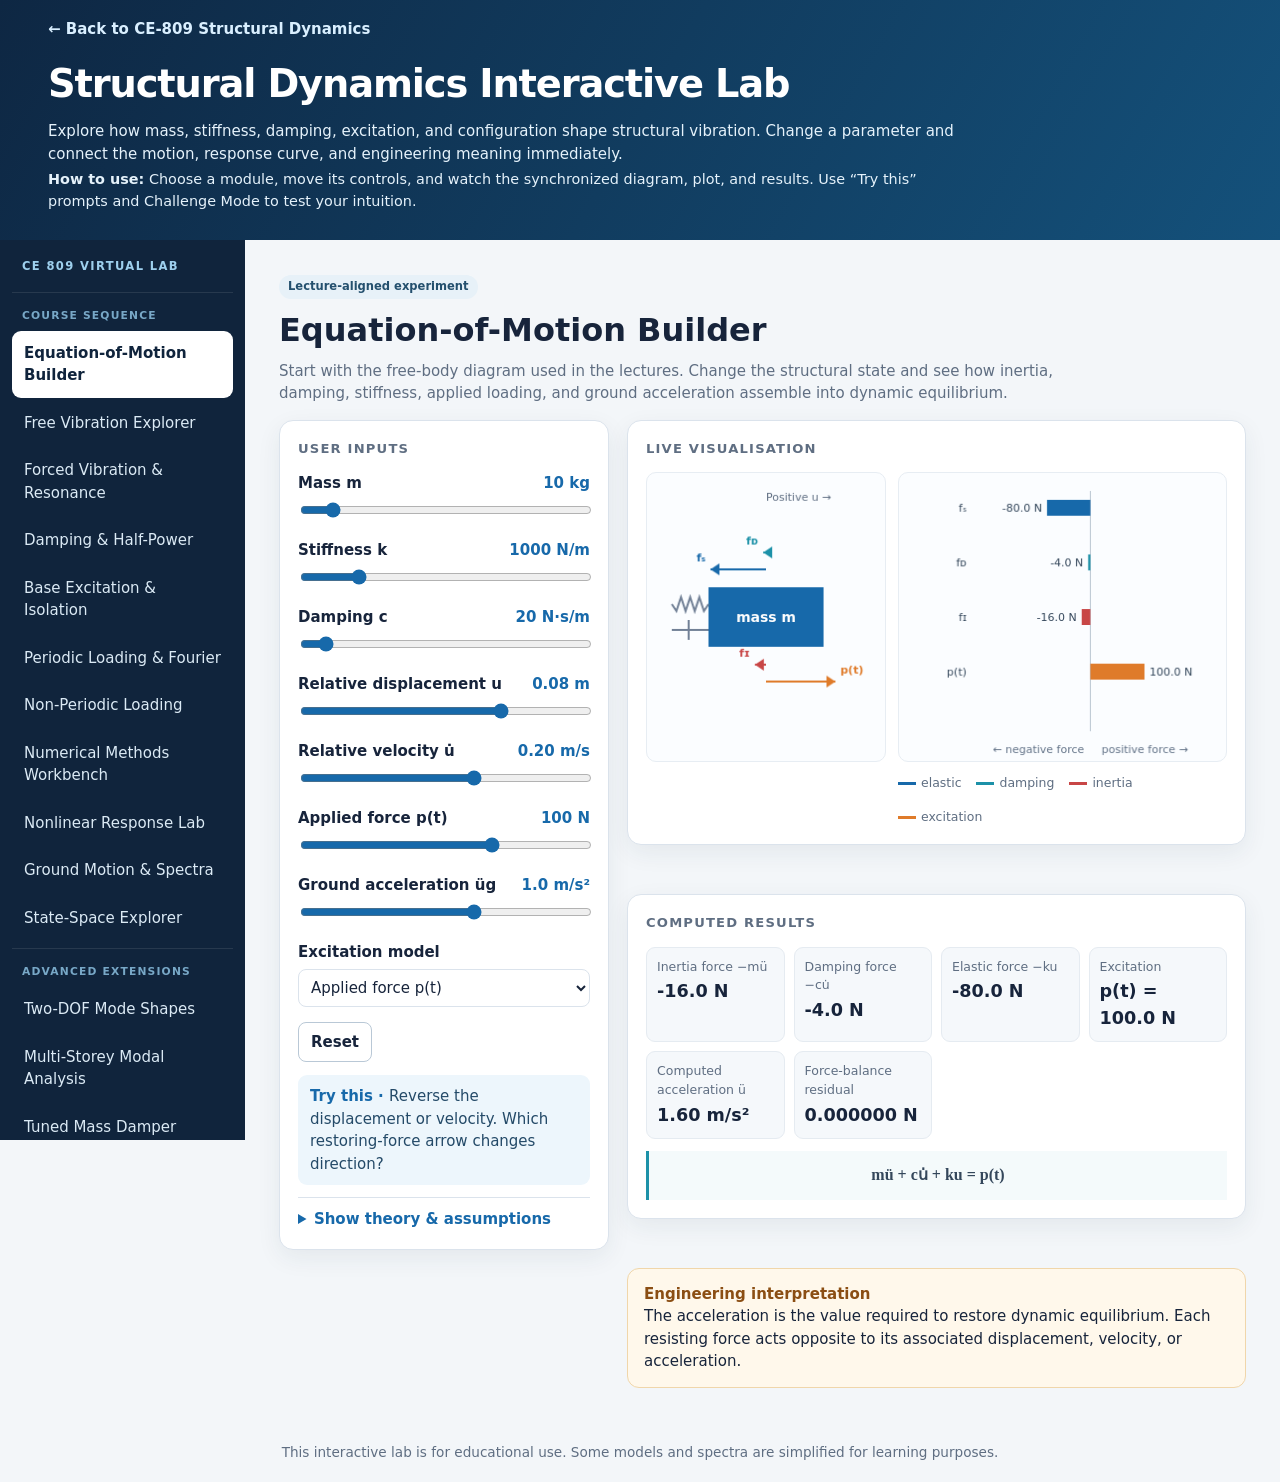
<file: teaching/structural-dynamics/interactive-lab/index.html>
<!doctype html>
<html lang="en">
<head>
  <meta charset="utf-8">
  <meta name="viewport" content="width=device-width,initial-scale=1">
  <title>Structural Dynamics Interactive Lab | Asad Ur Rahman</title>
  <meta name="description" content="An interactive learning environment for CE-809 Structural Dynamics at NUST, covering vibration, damping, resonance, response spectra, and structural control.">
  <link rel="canonical" href="https://asadrahman.org/teaching/structural-dynamics/interactive-lab/">
  <meta property="og:title" content="Structural Dynamics Interactive Lab">
  <meta property="og:description" content="Browser-based experiments for CE-809: resonance, damping, numerical integration, response spectra, multi-storey modal analysis, and tuned mass dampers.">
  <meta property="og:type" content="website">
  <meta property="og:url" content="https://asadrahman.org/teaching/structural-dynamics/interactive-lab/">
  <meta property="og:image" content="https://asadrahman.org/images/labs/structural-dynamics-lab.jpg">
  <meta name="twitter:card" content="summary_large_image">
  <link rel="icon" type="image/svg+xml" href="/favicon.svg">
  <style>
    /* ---------- Instructor theme: change these variables to rebrand the lab. ---------- */
    :root{--ink:#17243b;--muted:#5f6e82;--line:#dbe3ec;--paper:#fff;--bg:#f3f6f9;--blue:#1769aa;--cyan:#1c91a8;--orange:#df7b2a;--green:#24845d;--red:#c84646;--nav:#10243c;--radius:14px;--shadow:0 8px 24px #18334c12}
    *{box-sizing:border-box} html{scroll-behavior:smooth} body{margin:0;background:var(--bg);color:var(--ink);font:15px/1.5 system-ui,-apple-system,"Segoe UI",sans-serif}
    button,input,select{font:inherit} button{cursor:pointer} :focus-visible{outline:3px solid #68b6e9;outline-offset:2px}
    .app-header{padding:18px clamp(18px,4vw,48px) 24px;background:linear-gradient(120deg,#0e2743,#14517b);color:white}
    .back-link{display:inline-flex;align-items:center;gap:7px;color:#d9efff;text-decoration:none;font-weight:700;margin-bottom:14px}.back-link:hover{text-decoration:underline;color:#fff}
    .app-header h1{margin:0 0 8px;font-size:clamp(1.6rem,3vw,2.45rem);letter-spacing:-.03em}.app-header p{max-width:930px;margin:4px 0;color:#e5f2fb}.how{font-size:.9rem}
    .shell{display:grid;grid-template-columns:245px minmax(0,1fr);min-height:calc(100vh - 170px)}
    nav{background:var(--nav);padding:18px 12px;position:sticky;top:0;height:100vh;overflow:auto}nav strong{display:block;color:#9ed0ee;padding:0 10px 8px;text-transform:uppercase;font-size:.72rem;letter-spacing:.12em}.nav-section{display:block;color:#78a8c7;padding:15px 10px 4px;font-size:.67rem;font-weight:800;letter-spacing:.11em;text-transform:uppercase;border-top:1px solid #ffffff18;margin-top:8px}
    .nav-btn{display:block;width:100%;border:0;background:transparent;color:#dbeaf5;text-align:left;padding:11px 12px;margin:3px 0;border-radius:9px}.nav-btn:hover{background:#ffffff12}.nav-btn.active{background:#fff;color:var(--nav);font-weight:700}
    main{padding:clamp(16px,3vw,34px);max-width:1500px;width:100%;margin:0 auto}.module{display:none}.module.active{display:block}.module>header h2{margin:0;font-size:clamp(1.35rem,2.5vw,2rem)}.module>header p{max-width:820px;color:var(--muted);margin-top:6px}
    .lab-grid{display:grid;grid-template-columns:minmax(250px,330px) minmax(360px,1fr);gap:18px;align-items:start}.card{background:var(--paper);border:1px solid var(--line);border-radius:var(--radius);box-shadow:var(--shadow);padding:18px}.controls{grid-row:span 2}.card h3{font-size:.82rem;text-transform:uppercase;letter-spacing:.09em;color:var(--muted);margin:0 0 14px}
    .control{margin:0 0 15px}.control label{display:flex;justify-content:space-between;gap:8px;font-weight:650;margin-bottom:5px}.control output{color:var(--blue);font-variant-numeric:tabular-nums}.control input[type=range]{width:100%;accent-color:var(--blue)}.control input[type=file],.control select{width:100%;padding:8px;border:1px solid var(--line);border-radius:8px;background:white;color:var(--ink)}
    .actions{display:flex;flex-wrap:wrap;gap:8px;margin-top:10px}.btn{border:1px solid #b9c8d6;background:#fff;color:var(--ink);border-radius:8px;padding:8px 12px;font-weight:650}.btn:hover{background:#edf5fa}.btn:disabled{cursor:not-allowed;opacity:.45}.btn.primary{background:var(--blue);border-color:var(--blue);color:white}.btn.success{background:var(--green);border-color:var(--green);color:white}
    .visual{min-height:340px}.visual-top{display:grid;grid-template-columns:minmax(240px,.8fr) minmax(320px,1.5fr);gap:12px}.diagram,.plot{width:100%;height:290px;border-radius:10px;background:#fbfdff;border:1px solid #e7edf3}.legend{display:flex;gap:15px;flex-wrap:wrap;color:var(--muted);font-size:.78rem;margin-top:5px}.swatch{display:inline-block;width:18px;height:3px;vertical-align:middle;margin-right:5px}
    .readout{display:grid;grid-template-columns:repeat(auto-fit,minmax(135px,1fr));gap:9px}.metric{background:#f5f8fb;border:1px solid #e5ebf1;border-radius:9px;padding:10px}.metric small{display:block;color:var(--muted)}.metric b{display:block;font-size:1.1rem;margin-top:2px;font-variant-numeric:tabular-nums}.formula{margin-top:12px;padding:10px;border-left:3px solid var(--cyan);background:#f4fafb;color:#34475b}
    .interpret{grid-column:2;padding:14px 16px;background:#fff8eb;border:1px solid #f0d6aa;border-radius:12px}.interpret strong{color:#8b4e13}.try{margin:13px 0 0;padding:10px 12px;background:#edf6fc;border-radius:9px;color:#244a68}.try:before{content:"Try this · ";font-weight:800;color:var(--blue)}
    details{margin-top:12px;border-top:1px solid var(--line);padding-top:10px}summary{cursor:pointer;font-weight:700;color:var(--blue)}.theory{color:var(--muted);font-size:.9rem}.tag{display:inline-block;padding:3px 8px;border-radius:99px;font-size:.74rem;font-weight:750;background:#e7f1f8;color:#24506e}.tag.warn{background:#fff0dc;color:#9b5716}.tag.good{background:#e5f5ed;color:#176b48}
    .challenge-wrap{max-width:760px}.challenge-num{color:var(--blue);font-weight:800}.feedback{margin-top:14px;padding:12px;border-radius:9px;background:#eef3f7;min-height:48px}.feedback.ok{background:#e5f5ed;color:#176b48}.feedback.no{background:#fff0e5;color:#934316}.hint{padding:10px;color:var(--muted);font-style:italic}.footer{padding:20px;text-align:center;color:var(--muted);font-size:.85rem}
    .matrix{font-family:ui-monospace,SFMono-Regular,monospace;font-size:.85rem;background:#f5f8fb;padding:9px;border-radius:8px;overflow:auto}.equation{font:600 1rem/1.8 Georgia,serif;text-align:center}.course-note{display:inline-block;background:#e7f1f8;color:#24506e;border-radius:99px;padding:3px 9px;font-size:.72rem;font-weight:800;margin-bottom:7px}.sr-only{position:absolute;width:1px;height:1px;padding:0;margin:-1px;overflow:hidden;clip:rect(0,0,0,0);white-space:nowrap;border:0}
    .duhamel-sheet{grid-column:1/-1;padding:0;overflow:hidden}.duhamel-sheet-head{padding:18px 18px 14px;border-bottom:1px solid var(--line)}.duhamel-sheet-head h3{margin-bottom:5px}.duhamel-sheet-head p{max-width:930px;margin:0;color:var(--muted)}.duhamel-sheet-head .actions{align-items:center}.duhamel-meta{display:flex;flex-wrap:wrap;gap:7px;margin-top:12px}.duhamel-meta span{padding:5px 9px;border-radius:7px;background:#edf5fa;color:#274d68;font-size:.78rem;font-weight:700;font-variant-numeric:tabular-nums}.duhamel-meta .warn{background:#fff0dc;color:#8b4e13}.duhamel-table-wrap{max-height:570px;overflow:auto;background:#fff}.duhamel-table{border-collapse:separate;border-spacing:0;min-width:1960px;width:100%;font-size:.76rem;font-variant-numeric:tabular-nums}.duhamel-table caption{position:absolute;width:1px;height:1px;overflow:hidden;clip:rect(0,0,0,0)}.duhamel-table th,.duhamel-table td{border-right:1px solid #dfe6ed;border-bottom:1px solid #dfe6ed;padding:7px 8px;text-align:right;white-space:nowrap}.duhamel-table thead th{position:sticky;background:#eaf1f7;color:#203a52;text-align:center;z-index:3}.duhamel-table thead tr:first-child th{top:0;height:32px;font-size:.69rem;text-transform:uppercase;letter-spacing:.05em}.duhamel-table thead tr:nth-child(2) th{top:32px;height:52px;line-height:1.25}.duhamel-table thead .group-a{background:#e8f4fb}.duhamel-table thead .group-b{background:#eef7f2}.duhamel-table thead .group-response{background:#fff3e5}.duhamel-table tbody tr:nth-child(even) td{background:#f8fafc}.duhamel-table tbody tr:hover td{background:#eef6fb}.duhamel-table tbody td:first-child,.duhamel-table thead tr:nth-child(2) th:first-child{position:sticky;left:0;min-width:48px;text-align:center;z-index:2;background:#f3f7fa}.duhamel-table thead tr:nth-child(2) th:first-child{z-index:5}.duhamel-table tbody td:nth-child(2),.duhamel-table thead tr:nth-child(2) th:nth-child(2){position:sticky;left:48px;min-width:82px;z-index:2;background:#f8fafc}.duhamel-table thead tr:nth-child(2) th:nth-child(2){z-index:5;background:#eaf1f7}.duhamel-table tbody td:nth-child(3),.duhamel-table thead tr:nth-child(2) th:nth-child(3){position:sticky;left:130px;min-width:112px;z-index:2;background:#edf6fc}.duhamel-table thead tr:nth-child(2) th:nth-child(3){z-index:5;background:#eaf1f7}.duhamel-load{width:88px;border:1px solid #a8c9df;border-radius:5px;padding:5px 6px;text-align:right;color:var(--ink);background:#fff}.duhamel-load:focus{border-color:var(--blue)}.duhamel-table .dash{color:#9aa6b2;text-align:center}.duhamel-help{padding:12px 18px 16px;border-top:1px solid var(--line);background:#f8fafc;color:var(--muted);font-size:.84rem}.duhamel-help code{color:#274d68}
    .step-method{display:grid;grid-template-columns:minmax(260px,.9fr) minmax(360px,1.4fr);gap:14px;margin-top:15px}.step-method ol{margin:0;padding:13px 13px 13px 34px;background:#f5f8fb;border:1px solid #e2e9f0;border-radius:9px}.step-method li{padding:3px 0}.step-equations{display:grid;gap:7px}.step-equation{padding:8px 10px;border-left:3px solid var(--cyan);background:#f4fafb;font:600 .9rem/1.45 Georgia,serif}.direct-load{width:82px;border:1px solid #a8c9df;border-radius:5px;padding:5px 6px;text-align:right;color:var(--ink);background:#fff}.direct-load:focus{border-color:var(--blue)}.direct-table{min-width:1810px}.direct-table tbody td:nth-child(2){background:#edf6fc}.direct-table tbody tr.yield-row td{background:#fff8eb}.direct-table tbody tr.yield-row td:nth-child(2){background:#fff0dc}.direct-note{padding:12px 18px 16px;border-top:1px solid var(--line);background:#f8fafc;color:var(--muted);font-size:.84rem}
    @media(max-width:900px){.shell{display:block}nav{height:auto;position:static;display:flex;overflow-x:auto;padding:9px}nav strong,.nav-section{display:none}.nav-btn{flex:0 0 auto;width:auto;white-space:nowrap}.lab-grid{grid-template-columns:1fr}.controls{grid-row:auto}.interpret{grid-column:1}.visual-top{grid-template-columns:1fr}.diagram{height:220px}.plot{height:280px}.step-method{grid-template-columns:1fr}}
    @media(max-width:520px){main{padding:12px}.card{padding:13px}.visual{min-height:280px}.plot{height:245px}.readout{grid-template-columns:1fr 1fr}.duhamel-sheet{margin-left:-1px;margin-right:-1px}.duhamel-sheet-head{padding:14px}.duhamel-help{padding:11px 14px}}
    @media(prefers-reduced-motion:reduce){html{scroll-behavior:auto}}
  </style>
</head>
<body>
  <header class="app-header">
    <a class="back-link" href="../">← Back to CE-809 Structural Dynamics</a>
    <h1>Structural Dynamics Interactive Lab</h1>
    <p>Explore how mass, stiffness, damping, excitation, and configuration shape structural vibration. Change a parameter and connect the motion, response curve, and engineering meaning immediately.</p>
    <p class="how"><b>How to use:</b> Choose a module, move its controls, and watch the synchronized diagram, plot, and results. Use “Try this” prompts and Challenge Mode to test your intuition.</p>
  </header>
  <div class="shell">
    <nav aria-label="Lab modules"><strong>CE 809 Virtual Lab</strong>
      <span class="nav-section">Course sequence</span>
      <button class="nav-btn active" data-module="formulation">Equation-of-Motion Builder</button>
      <button class="nav-btn" data-module="free">Free Vibration Explorer</button>
      <button class="nav-btn" data-module="forced">Forced Vibration &amp; Resonance</button>
      <button class="nav-btn" data-module="bandwidth">Damping &amp; Half-Power</button>
      <button class="nav-btn" data-module="base">Base Excitation &amp; Isolation</button>
      <button class="nav-btn" data-module="periodic">Periodic Loading &amp; Fourier</button>
      <button class="nav-btn" data-module="nonperiodic">Non-Periodic Loading</button>
      <button class="nav-btn" data-module="numerical">Numerical Methods Workbench</button>
      <button class="nav-btn" data-module="nonlinear">Nonlinear Response Lab</button>
      <button class="nav-btn" data-module="recordspectrum">Ground Motion &amp; Spectra</button>
      <button class="nav-btn" data-module="statespace">State-Space Explorer</button>
      <span class="nav-section">Advanced extensions</span>
      <button class="nav-btn" data-module="modes">Two-DOF Mode Shapes</button>
      <button class="nav-btn" data-module="mdof">Multi-Storey Modal Analysis</button>
      <button class="nav-btn" data-module="tmd">Tuned Mass Damper</button>
      <button class="nav-btn" data-module="spectrum">Synthetic Spectrum Shapes</button>
      <button class="nav-btn" data-module="challenge">Challenge Mode</button>
    </nav>
    <main id="main">
      <!-- Module panels are generated from the compact instructor-editable definitions below. -->
    </main>
  </div>
  <footer class="footer">This interactive lab is for educational use. Some models and spectra are simplified for learning purposes.</footer>

<script>
/* Structural Dynamics Interactive Lab — no dependencies. SI units are used throughout. */
const PI=Math.PI, clamp=(x,a,b)=>Math.max(a,Math.min(b,x)), fmt=(x,d=3)=>Number.isFinite(x)?Number(x).toFixed(d):'—';
const modules={
 formulation:{title:'Equation-of-Motion Builder',intro:'Start with the free-body diagram used in the lectures. Change the structural state and see how inertia, damping, stiffness, applied loading, and ground acceleration assemble into dynamic equilibrium.',controls:[['m','Mass m','kg',1,100,10,1],['k','Stiffness k','N/m',100,5000,1000,25],['c','Damping c','N·s/m',0,300,20,2],['u','Relative displacement u','m',-.20,.20,.08,.01],['vel','Relative velocity u̇','m/s',-1,1,.20,.05],['p','Applied force p(t)','N',-300,300,100,5],['ag','Ground acceleration üg','m/s²',-5,5,1,.1]],try:'Reverse the displacement or velocity. Which restoring-force arrow changes direction?'},
 free:{title:'Free Vibration Explorer',intro:'Investigate an SDOF oscillator released from an initial displacement and velocity. Measure decay as well as classifying undamped, underdamped, critical, and overdamped motion.',controls:[['m','Mass m','kg',1,50,10,.5],['k','Stiffness k','N/m',100,5000,1000,25],['c','Damping c','N·s/m',0,500,20,2],['x0','Initial displacement u₀','m',-.2,.2,.10,.01],['v0','Initial velocity u̇₀','m/s',-1,1,0,.05],['ncyc','Measured peak spacing n','cycles',1,10,3,1]],try:'Compare the measured amplitude after three cycles for 1%, 2%, and 5% damping.'},
 forced:{title:'Forced Vibration & Resonance',intro:'Sweep harmonic loading through an SDOF system. Compare the transient, steady-state, and total responses while relating resonance to force balance and phase.',controls:[['m','Mass m','kg',1,50,10,.5],['k','Stiffness k','N/m',100,5000,1000,25],['z','Damping ratio ξ (ζ)','',.005,.3,.05,.005],['F','Force amplitude p₀','N',1,250,50,1],['r','Frequency ratio β = ω̄/ωₙ','',.05,3,1,.01],['cycles','Excitation duration','cycles',1,30,8,1]],try:'At β = 1, reduce damping and increase the duration. Does the resonant amplitude appear immediately?'},
 bandwidth:{title:'Damping & Half-Power Bandwidth',intro:'Relate the width of a measured frequency-response peak to damping. Compare this estimate with the resonant-peak method from the lectures.',controls:[['z','Damping ratio ξ (ζ)','',.01,.25,.05,.005],['fn','Natural frequency fₙ','Hz',.5,12,3,.1],['f','Probe frequency','Hz',.1,20,3,.1]],try:'Compare the bandwidth and resonant-peak estimates at 2% and 10% damping.'},
 base:{title:'Base Excitation & Vibration Isolation',intro:'Move the support and distinguish relative deformation, absolute mass motion, and force transmitted through the spring–damper pair.',controls:[['m','Mass m','kg',1,50,10,.5],['k','Stiffness k','N/m',100,5000,1000,25],['z','Damping ratio ξ (ζ)','',.005,.35,.08,.005],['Y','Base amplitude u𝗀₀','mm',1,30,10,.5],['r','Frequency ratio β','',.05,4,1.8,.01]],try:'Compare low and high damping below resonance and again above the isolation threshold.'},
 periodic:{title:'Periodic Loading & Fourier Lab',intro:'Decompose a non-sinusoidal periodic force into harmonics, then use superposition to calculate structural response. A higher harmonic can cause resonance even when the fundamental does not.',controls:[['m','Mass m','kg',1,50,10,.5],['k','Stiffness k','N/m',100,5000,2500,25],['z','Damping ratio ξ (ζ)','',.005,.20,.05,.005],['P','Force amplitude','N',10,300,100,5],['f0','Fundamental frequency f̄','Hz',.1,5,.5,.05],['N','Fourier terms N','',1,15,5,1]],try:'Use the triangular load and tune the fifth harmonic close to the natural frequency.'},
 nonperiodic:{title:'Non-Periodic Loading Lab',intro:'Investigate how load duration and rise time affect step, pulse, ramp, and impulse response. Results are normalized by the natural period and static displacement so the governing relationships remain visible.',controls:[['m','Mass m','kg',1,50,10,.5],['k','Stiffness k','N/m',100,5000,1000,25],['z','Damping ratio ξ (ζ)','',0,.30,.05,.005],['P','Load magnitude p₀','N',10,300,100,5],['duration','Duration ratio tᴅ/Tₙ','',.02,5,.25,.005],['horizon','Plot horizon','Tₙ',1,8,4,.25],['cursor','Time cursor t/Tₙ','',0,8,.5,.01]],try:'Compare a short pulse with a slowly applied ramp. Which produces more dynamic overshoot?'},
 numerical:{title:'General Loading & Numerical Methods',intro:'Build Duhamel’s integral from delayed impulse responses and compare it with step-by-step direct integration. Change the time step to see accuracy, convergence, and equilibrium effects.',controls:[['m','Mass m','kg',1,50,10,.5],['k','Stiffness k','N/m',100,5000,1000,25],['z','Damping ratio ξ','',0,.20,.05,.005],['P','Load magnitude p₀','N',10,300,100,5],['duration','Load duration','Tₙ',.05,2,.4,.01],['dtRatio','Time step Δt/Tₙ','',.01,.4,.05,.005],['cursor','Observation time t/Tₙ','',0,4,1,.01]],try:'Increase Δt/Tₙ from 1/30 to 1/5 and compare the numerical error. Then choose central difference and push Δt/Tₙ past 1/π ≈ 0.318.'},
 nonlinear:{title:'Nonlinear Response & Hysteresis Lab',intro:'Compare an elastic structure with a yielding bilinear structure under the same dynamic loading. Direct integration enforces equilibrium while the restoring law evolves through loading and unloading.',controls:[['m','Mass m','kg',1,50,10,.5],['k','Initial stiffness k','N/m',100,5000,1000,25],['z','Viscous damping ratio ξ','',0,.15,.03,.005],['P','Peak load p₀','N',10,500,180,5],['fy','Yield force fᵧ','N',20,400,100,5],['alpha','Post-yield ratio α','',0,.20,.02,.005],['duration','Pulse duration','Tₙ',.1,3,.8,.02],['dtRatio','Time step Δt/Tₙ','',.005,.08,.02,.005]],try:'Cause yielding, then reduce the peak load until residual displacement becomes small.'},
 recordspectrum:{title:'Ground Motion & Response Spectrum Constructor',intro:'Solve a family of SDOF systems subjected to the same acceleration record. See how each peak time-history response becomes one point on a record-specific spectrum.',controls:[['T','Selected natural period Tₙ','s',.05,4,1,.01],['z','Selected damping ratio ξ','',0,.20,.05,.005],['weight','Structural weight W','kN',10,5000,1000,10]],try:'Compare pseudo-acceleration with actual peak absolute acceleration at short and long periods.'},
 statespace:{title:'State-Space Explorer',intro:'Rewrite the second-order SDOF equation as two coupled first-order equations. Follow the state trajectory, eigenvalues, inputs, and selected outputs.',controls:[['m','Mass m','kg',1,50,10,.5],['k','Stiffness k','N/m',100,5000,1000,25],['z','Damping ratio ξ','',0,1.5,.05,.01],['u0','Initial displacement u₀','m',-.2,.2,.10,.01],['v0','Initial velocity u̇₀','m/s',-1,1,0,.05],['F','Input amplitude','N or m/s²',0,20,5,.2],['r','Input frequency ratio β','',.1,3,1,.02]],try:'Increase damping and watch the eigenvalues and phase trajectory change.'},
 modes:{title:'Two-DOF Mode Shape Explorer',intro:'Explore a shear-building idealization: k₁ connects mass 1 to ground and k₂ connects mass 2 to mass 1. Eigenvectors describe relative motion, not absolute displacement.',controls:[['m1','Mass m₁','kg',1,50,10,.5],['m2','Mass m₂','kg',1,50,10,.5],['k1','Stiffness k₁','N/m',100,5000,1200,25],['k2','Stiffness k₂','N/m',100,5000,800,25]],try:'Make m₂ much larger than m₁ and observe both frequencies and mode shapes.'},
 mdof:{title:'Multi-Storey Modal Analysis',intro:'Extend the two-DOF idea to an N-storey shear building. Find its modes, see how much mass each mode mobilizes, and compare SRSS and CQC response-spectrum estimates with the exact modal time-history response to the same ground motion.',controls:[['N','Number of storeys','',2,6,4,1],['m','Floor mass m','t',10,200,50,5],['k','Ground-storey stiffness k','MN/m',5,200,40,1],['taper','Top-storey / ground-storey stiffness','',.3,1,1,.05],['z','Modal damping ratio ξ','',.01,.2,.05,.005]],try:'Lower the top-storey stiffness ratio and watch the first mode lose effective mass. Then compare SRSS and CQC with the exact time-history peak.'},
 tmd:{title:'Tuned Mass Damper Designer',intro:'Attach a secondary oscillator to split and suppress the primary resonance. Compare the coupled complex frequency response with the primary system alone.',controls:[['mp','Primary mass mₚ','kg',100,2000,1000,10],['kp','Primary stiffness kₚ','kN/m',100,3000,1000,10],['zp','Primary damping ζₚ','',.005,.15,.02,.005],['mt','TMD mass mₜ','kg',5,200,50,5],['tune','Tuning ratio fₜ/fₚ','',.7,1.3,1,.005],['zt','TMD damping ζₜ','',.005,.3,.08,.005],['r','Excitation ratio r','',.5,1.5,1,.005]],try:'Adjust tuning and TMD damping to make the primary peak as small as possible.'},
 spectrum:{title:'Synthetic Spectrum & Design-Shape Explorer',intro:'Explore an intentionally simplified spectrum shape for qualitative learning. This is neither record-specific nor a building-code design spectrum.',controls:[['T','Natural period Tₙ','s',.05,4,1,.01],['z','Damping ratio ζ','',.02,.20,.05,.005]],try:'Move the period from very short to long and compare pseudo-Sₐ and Sᴅ.'}
};
const main=document.querySelector('#main');
const ANIMATED=['free','forced','bandwidth','base','modes','tmd','mdof'];

function controlHTML(c,moduleId){let[id,label,unit,min,max,val,step]=c,domId=`${moduleId}-${id}`;return `<div class="control"><label for="${domId}">${label}<output id="${domId}Out">${fmt(val,step<.01?3:2)}${unit?' '+unit:''}</output></label><input id="${domId}" data-id="${id}" type="range" min="${min}" max="${max}" value="${val}" step="${step}" aria-label="${label}"></div>`}
function moduleHTML(id,m){let extra='';
 if(id==='formulation')extra='<div class="control"><label for="excitation">Excitation model</label><select id="excitation"><option value="force">Applied force p(t)</option><option value="ground">Ground acceleration üg(t)</option></select></div>';
 if(id==='free')extra='<div class="control"><label for="dampingPreset">Illustrative damping preset</label><select id="dampingPreset"><option value="custom">Custom c</option><option value=".005">Tall tower / cable · 0.5%</option><option value=".02">Steel frame · 2%</option><option value=".05">Typical seismic model · 5%</option><option value=".10">Heavily damped frame · 10%</option></select></div>';
 if(id==='forced')extra='<div class="actions" role="group" aria-label="Forced response plot"><button class="btn forcepick primary" data-view="frequency">Frequency response</button><button class="btn forcepick" data-view="time">Transient + steady</button></div>';
 if(id==='periodic')extra='<div class="control"><label for="waveform">Periodic waveform</label><select id="waveform"><option value="triangle">Triangular</option><option value="square">Square</option><option value="saw">Sawtooth</option><option value="pulse">Quarter-period pulse</option><option value="half">Half-wave sine</option></select></div>';
 if(id==='nonperiodic')extra='<div class="control"><label for="nonLoad">Loading history</label><select id="nonLoad"><option value="step">Ideal step</option><option value="pulse">Rectangular pulse</option><option value="ramp">Ramp to constant</option><option value="impulse">Short rectangular impulse</option><option value="arbitrary">Double-pulse arbitrary load</option></select></div><div class="actions" aria-label="Lecture duration presets"><button class="btn durationPreset" data-value=".125">⅛ Tₙ</button><button class="btn durationPreset" data-value="1.25">1¼ Tₙ</button><button class="btn durationPreset" data-value="3">3 Tₙ</button><button class="btn durationPreset" data-value="5">5 Tₙ</button></div><div class="actions"><button class="btn" id="compareImpulse" aria-pressed="false">Compare equal impulses</button></div>';
 if(id==='numerical')extra='<div class="control"><label for="numLoad">Load history</label><select id="numLoad"><option value="step">Step</option><option value="pulse">Rectangular pulse</option><option value="ramp">Ramp to constant</option><option value="double">Double pulse</option></select></div><div class="control"><label for="quadrature">Duhamel quadrature</label><select id="quadrature"><option value="left">Simple summation</option><option value="trap">Trapezoidal rule</option><option value="simpson">Simpson’s rule</option></select></div><div class="control"><label for="directMethod">Direct-integration method</label><select id="directMethod"><option value="linear">Newmark linear acceleration (β = 1/6)</option><option value="average">Newmark average acceleration (β = 1/4)</option><option value="central">Central difference (explicit)</option></select></div><div class="actions"><button class="btn numpick primary" data-view="compare">Method comparison</button><button class="btn numpick" data-view="convolution">Convolution at cursor</button></div>';
 if(id==='nonlinear')extra='<div class="control"><label for="nlLoad">Dynamic load</label><select id="nlLoad"><option value="blast">Triangular blast pulse</option><option value="pulse">Rectangular pulse</option><option value="cyclic">Reversing cyclic pulse</option></select></div>';
 if(id==='recordspectrum')extra='<div class="control"><label for="gmRecord">Ground-motion record</label><select id="gmRecord"><option value="resonant">Long-duration harmonic</option><option value="shock">Short shock</option><option value="broadband">Broadband synthetic</option><option value="uploaded">Uploaded CSV</option></select></div><div class="control"><label for="gmUnits">Acceleration units</label><select id="gmUnits"><option value="g">g</option><option value="si">m/s²</option></select></div><div class="control"><label for="gmFile">Upload time, acceleration CSV</label><input id="gmFile" type="file" accept=".csv,.txt,text/csv,text/plain"></div><div class="actions"><button class="btn rspick primary" data-view="D">D</button><button class="btn rspick" data-view="V">Pseudo-V</button><button class="btn rspick" data-view="A">Pseudo-A</button><button class="btn" id="dampingFamily" aria-pressed="false">Show damping family</button></div>';
 if(id==='statespace')extra='<div class="control"><label for="ssInput">Input model</label><select id="ssInput"><option value="free">Free response</option><option value="step">Applied step force</option><option value="harmonic">Applied harmonic force</option><option value="base">Harmonic ground acceleration</option></select></div><div class="control"><label for="ssOutput">Output y</label><select id="ssOutput"><option value="u">Displacement</option><option value="v">Velocity</option><option value="a">Acceleration</option><option value="fs">Restoring force</option></select></div>';
 if(id==='mdof')extra='<div class="control"><label for="mdofRecord">Ground motion</label><select id="mdofRecord"><option value="broadband">Broadband synthetic</option><option value="resonant">Long-duration harmonic</option><option value="shock">Short shock</option><option value="same">Same as Ground Motion &amp; Spectra module (incl. uploaded CSV)</option></select></div><div class="control"><label for="mdofMode">Animated mode</label><select id="mdofMode"><option value="1">Mode 1</option></select></div>';
 if(id==='tmd')extra='<div class="actions"><button class="btn" id="denHartog" type="button">Apply Den Hartog optimum</button></div>';
 if(id==='modes')extra='<div class="actions"><button class="btn primary modepick" data-mode="1">Show Mode 1</button><button class="btn modepick" data-mode="2">Show Mode 2</button></div>';
 if(id==='bandwidth')extra='<div class="actions"><button class="btn primary" id="identify">Identify half-power points</button></div>';
 if(id==='spectrum')extra='<div class="control"><label for="shape">Synthetic spectrum shape</label><select id="shape"><option value="firm">Firm soil</option><option value="soft">Soft soil</option><option value="pulse">Near-field pulse</option></select></div><div class="actions" role="group" aria-label="Spectrum measure"><button class="btn specpick primary" data-view="Sa">Sₐ</button><button class="btn specpick" data-view="Sv">Sᵥ</button><button class="btn specpick" data-view="Sd">Sᴅ</button></div>';
 let advanced=['modes','mdof','tmd','spectrum'].includes(id)?'<span class="course-note">Advanced extension</span>':'<span class="course-note">Lecture-aligned experiment</span>';
 let play=ANIMATED.includes(id)?`<button class="btn" data-play="${id}">Pause animation</button>`:'';
 let worksheet=id==='numerical'?`<section class="card duhamel-sheet" aria-labelledby="duhamel-sheet-title"><div class="duhamel-sheet-head"><h3 id="duhamel-sheet-title">Duhamel integral calculation table · undamped Simpson method</h3><p>Enter any load ordinate <i>p</i><sub>N</sub> in the blue input column. The trigonometric terms, recursive Simpson sums, displacement, and restoring force update automatically using the current mass, stiffness, and time step.</p><div class="actions"><button class="btn" id="duhamelLess" type="button">− 2 steps</button><button class="btn" id="duhamelMore" type="button">+ 2 steps</button><button class="btn" id="duhamelRestore" type="button">Restore selected load</button><button class="btn" id="duhamelZero" type="button">Zero shown loads</button><button class="btn" id="duhamelUndamped" type="button">Set damping to zero</button></div><div class="duhamel-meta" id="duhamelMeta" aria-live="polite"></div></div><div class="duhamel-table-wrap" tabindex="0" aria-label="Scrollable Duhamel integral calculation table"><table class="duhamel-table"><caption>Numerical Duhamel integral analysis without damping</caption><thead><tr><th colspan="3">Sample &amp; input</th><th colspan="2">Kernel</th><th colspan="6" class="group-a">Cosine integral Ā</th><th colspan="6" class="group-b">Sine integral B̄</th><th colspan="5" class="group-response">Response</th></tr><tr><th>N</th><th><i>t</i><sub>N</sub><br>(s)</th><th><i>p</i><sub>N</sub><br>(N)</th><th>sin ω<sub>n</sub><i>t</i><sub>N</sub></th><th>cos ω<sub>n</sub><i>t</i><sub>N</sub></th><th><i>a</i><sub>N</sub> = <i>p</i><sub>N</sub> cos</th><th><i>a</i><sub>N−1</sub></th><th><i>a</i><sub>N−2</sub></th><th>4<i>a</i><sub>N−1</sub></th><th><i>a</i><sub>N−2</sub> + Ā<sub>N−2</sub></th><th>Ā<sub>N</sub></th><th><i>b</i><sub>N</sub> = <i>p</i><sub>N</sub> sin</th><th><i>b</i><sub>N−1</sub></th><th><i>b</i><sub>N−2</sub></th><th>4<i>b</i><sub>N−1</sub></th><th><i>b</i><sub>N−2</sub> + B̄<sub>N−2</sub></th><th>B̄<sub>N</sub></th><th>Ā<sub>N</sub> sin</th><th>B̄<sub>N</sub> cos</th><th>difference</th><th><i>u</i><sub>N</sub><br>(mm)</th><th><i>ku</i><sub>N</sub><br>(N)</th></tr></thead><tbody id="duhamelTableBody"></tbody></table></div><div class="duhamel-help">Even-numbered rows use the recursive Simpson rule from the lecture slide. <code>ĀN = aN + 4aN−1 + aN−2 + ĀN−2</code>; the same recurrence gives B̄N. Then <code>uN = Δt(ĀN sinωntN − B̄N cosωntN)/(3mωn)</code>. Odd rows retain the load products needed by the next Simpson interval.</div></section>`:'';
 if(id==='nonlinear')worksheet=`<section class="card duhamel-sheet" aria-labelledby="direct-sheet-title"><div class="duhamel-sheet-head"><h3 id="direct-sheet-title">Step-by-step direct integration · linear-acceleration method</h3><p>Edit the blue <i>p</i><sub>N</sub> cells to define the loading history. The table follows the lecture sequence: equilibrium at the current state, effective load and stiffness, displacement increment, then velocity and acceleration updates.</p><div class="step-method"><ol><li>Establish the current resisting, damping, and inertia forces.</li><li>Form the load increment and effective load increment.</li><li>Select the current incremental stiffness from the material response.</li><li>Form the effective stiffness and solve for Δ<i>u</i>.</li><li>Calculate Δ<i>u̇</i> and Δ<i>ü</i> from the linear-acceleration assumption.</li><li>Update the state and enforce the bilinear restoring-force law.</li></ol><div class="step-equations"><div class="step-equation">f<sub>D,N</sub> = c u̇<sub>N</sub> &nbsp;·&nbsp; f<sub>I,N</sub> = p<sub>N</sub> − f<sub>s,N</sub> − f<sub>D,N</sub> &nbsp;·&nbsp; ü<sub>N</sub> = f<sub>I,N</sub>/m</div><div class="step-equation">Δp̃<sub>N</sub> = Δp<sub>N</sub> + (6m/Δt + 3c)u̇<sub>N</sub> + (3m + cΔt/2)ü<sub>N</sub></div><div class="step-equation">k̃<sub>N</sub> = k<sub>t,N</sub> + 3c/Δt + 6m/Δt² &nbsp;·&nbsp; Δu<sub>N</sub> = Δp̃<sub>N</sub>/k̃<sub>N</sub></div><div class="step-equation">Δu̇<sub>N</sub> = 3Δu<sub>N</sub>/Δt − 3u̇<sub>N</sub> − Δt·ü<sub>N</sub>/2</div><div class="step-equation">Δü<sub>N</sub> = 6Δu<sub>N</sub>/Δt² − 6u̇<sub>N</sub>/Δt − 3ü<sub>N</sub></div></div></div><div class="actions"><button class="btn" id="directLess" type="button">− 2 steps</button><button class="btn" id="directMore" type="button">+ 2 steps</button><button class="btn" id="directRestore" type="button">Restore selected load</button><button class="btn" id="directZero" type="button">Zero shown loads</button><button class="btn" id="directPlastic" type="button">Set ideal plastic α = 0</button></div><div class="duhamel-meta" id="directMeta" aria-live="polite"></div></div><div class="duhamel-table-wrap" tabindex="0" aria-label="Scrollable step-by-step direct integration table"><table class="duhamel-table direct-table"><caption>Nonlinear response analysis by the linear-acceleration step-by-step method</caption><thead><tr><th colspan="8">State and equilibrium at N</th><th colspan="7" class="group-a">Effective increment from N to N+1</th><th colspan="4" class="group-response">Velocity increment</th></tr><tr><th><i>t</i><sub>N</sub><br>(s)</th><th><i>p</i><sub>N</sub><br>(N)</th><th><i>u</i><sub>N</sub><br>(mm)</th><th><i>u̇</i><sub>N</sub><br>(m/s)</th><th><i>f</i><sub>s,N</sub><br>(N)</th><th><i>f</i><sub>D,N</sub><br>(N)</th><th><i>f</i><sub>I,N</sub><br>(N)</th><th><i>ü</i><sub>N</sub><br>(m/s²)</th><th>Δ<i>p</i><sub>N</sub><br>(N)</th><th>C<sub>v</sub><i>u̇</i><sub>N</sub><br>(N)</th><th>C<sub>a</sub><i>ü</i><sub>N</sub><br>(N)</th><th>Δp̃<sub>N</sub><br>(N)</th><th><i>k</i><sub>t,N</sub><br>(N/m)</th><th>k̃<sub>N</sub><br>(N/m)</th><th>Δ<i>u</i><sub>N</sub><br>(mm)</th><th>3Δ<i>u</i>/Δt<br>(m/s)</th><th>3<i>u̇</i><sub>N</sub><br>(m/s)</th><th>Δt·<i>ü</i><sub>N</sub>/2<br>(m/s)</th><th>Δ<i>u̇</i><sub>N</sub><br>(m/s)</th></tr></thead><tbody id="directTableBody"></tbody></table></div><div class="direct-note">The displayed <i>k</i><sub>t,N</sub> is the incremental stiffness Δ<i>f</i><sub>s</sub>/Δ<i>u</i> over the converged step. It becomes the elastic stiffness during loading or unloading, approaches α<i>k</i> during plastic flow, and may lie between them when a step crosses the yield surface. Edited load ordinates also update the response plots above.</div></section>`;
 return `<section class="module${id==='formulation'?' active':''}" id="mod-${id}" aria-labelledby="${id}-title"><header>${advanced}<h2 id="${id}-title">${m.title}</h2><p>${m.intro}</p></header><div class="lab-grid"><aside class="card controls"><h3>User inputs</h3>${m.controls.map(c=>controlHTML(c,id)).join('')}${extra}<div class="actions"><button class="btn" data-reset="${id}">Reset</button>${play}</div><p class="try">${m.try}</p><details><summary>Show theory &amp; assumptions</summary><div class="theory" id="theory-${id}"></div></details></aside><section class="card visual"><h3>Live visualisation</h3><div class="visual-top"><canvas class="diagram" id="diagram-${id}" aria-label="Animated system diagram"></canvas><div><canvas class="plot" id="plot-${id}" aria-label="Response plot"></canvas><div class="legend" id="legend-${id}"></div></div></div></section><section class="card"><h3>Computed results</h3><div class="readout" id="results-${id}"></div><div class="formula" id="formula-${id}"></div></section><div class="interpret"><strong>Engineering interpretation</strong><div id="interpret-${id}"></div></div>${worksheet}</div></section>`}
Object.entries(modules).forEach(([id,m])=>main.insertAdjacentHTML('beforeend',moduleHTML(id,m)));
main.insertAdjacentHTML('beforeend',`<section class="module" id="mod-challenge"><header><h2>Challenge Mode</h2><p>Apply what you learned. Open the relevant experiment, adjust its live controls, return here, and check whether the design condition is satisfied.</p></header><div class="card challenge-wrap"><div class="challenge-num" id="challengeNum"></div><h2 id="challengeTitle"></h2><p id="challengeText"></p><div class="actions"><button class="btn primary" id="goChallenge">Open relevant module</button><button class="btn success" id="checkChallenge">Check my answer</button><button class="btn" id="hintBtn">Show hint</button><button class="btn" id="nextChallenge">Next challenge</button></div><div class="hint" id="hint" hidden></div><div class="feedback" id="feedback" aria-live="polite">Adjust the relevant controls, then check your answer.</div></div></section>`);

let active='formulation', paused=matchMedia('(prefers-reduced-motion: reduce)').matches, t0=performance.now(), selectedMode=1, spectrumView='Sa', forcedView='frequency', numericView='compare', recordSpectrumView='D', showDampingFamily=false, uploadedMotion=null, identifyHP=false, nonCompare=false, duhamelEndIndex=10, directEndIndex=10;
const numericalLoadOverrides=new Map();
const nonlinearLoadOverrides=new Map();
const defaults={}; Object.entries(modules).forEach(([id,m])=>defaults[id]=Object.fromEntries(m.controls.map(c=>[c[0],c[5]])));
const vals=id=>Object.fromEntries(modules[id].controls.map(c=>[c[0],+document.querySelector(`#mod-${id} [data-id="${c[0]}"]`).value]));
const setVals=(id,o)=>Object.entries(o).forEach(([k,v])=>{let el=document.querySelector(`#mod-${id} [data-id="${k}"]`);if(el)el.value=v});

document.querySelectorAll('.nav-btn').forEach(b=>b.onclick=()=>openModule(b.dataset.module));
function openModule(id,scroll=true){active=id;history.replaceState(null,'',`#module=${id}`);document.querySelectorAll('.module').forEach(x=>x.classList.toggle('active',x.id===`mod-${id}`));document.querySelectorAll('.nav-btn').forEach(x=>x.classList.toggle('active',x.dataset.module===id));if(scroll)window.scrollTo({top:document.querySelector('.shell').offsetTop,behavior:paused?'auto':'smooth'});if(id!=='challenge')update(id)}
document.querySelectorAll('input[type=range],select').forEach(el=>el.addEventListener('input',()=>{let sec=el.closest('.module');if(sec&&sec.id!=='mod-challenge'){let id=sec.id.slice(4);if(id==='free'&&el.type==='range')document.querySelector('#dampingPreset').value='custom';update(id)}}));
document.querySelectorAll('[data-reset]').forEach(b=>b.onclick=()=>{let id=b.dataset.reset;setVals(id,defaults[id]);if(id==='formulation')document.querySelector('#excitation').value='force';if(id==='free')document.querySelector('#dampingPreset').value='custom';if(id==='periodic')document.querySelector('#waveform').value='triangle';if(id==='nonperiodic'){document.querySelector('#nonLoad').value='step';nonCompare=false;document.querySelector('#compareImpulse').classList.remove('primary');document.querySelector('#compareImpulse').setAttribute('aria-pressed','false')}if(id==='numerical'){document.querySelector('#numLoad').value='step';document.querySelector('#quadrature').value='left';document.querySelector('#directMethod').value='linear';numericalLoadOverrides.clear();duhamelEndIndex=10}if(id==='nonlinear'){document.querySelector('#nlLoad').value='blast';nonlinearLoadOverrides.clear();directEndIndex=10}if(id==='recordspectrum'){document.querySelector('#gmRecord').value='resonant';document.querySelector('#gmUnits').value='g'}if(id==='statespace'){document.querySelector('#ssInput').value='free';document.querySelector('#ssOutput').value='u'}if(id==='bandwidth')identifyHP=false;if(id==='spectrum')document.querySelector('#shape').value='firm';if(id==='mdof'){document.querySelector('#mdofRecord').value='broadband';document.querySelector('#mdofMode').value='1'}update(id)});
document.querySelectorAll('[data-play]').forEach(b=>b.onclick=()=>{paused=!paused;document.querySelectorAll('[data-play]').forEach(x=>x.textContent=paused?'Play animation':'Pause animation')});
document.querySelectorAll('.modepick').forEach(b=>b.onclick=()=>{selectedMode=+b.dataset.mode;document.querySelectorAll('.modepick').forEach(x=>x.classList.toggle('primary',x===b));update('modes')});
document.querySelectorAll('.forcepick').forEach(b=>b.onclick=()=>{forcedView=b.dataset.view;document.querySelectorAll('.forcepick').forEach(x=>x.classList.toggle('primary',x===b));update('forced')});
document.querySelectorAll('.numpick').forEach(b=>b.onclick=()=>{numericView=b.dataset.view;document.querySelectorAll('.numpick').forEach(x=>x.classList.toggle('primary',x===b));update('numerical')});
document.querySelector('#directMethod').addEventListener('change',()=>update('numerical'));
document.querySelector('#numLoad').addEventListener('change',()=>{numericalLoadOverrides.clear();update('numerical')});
document.querySelector('#duhamelLess').onclick=()=>{duhamelEndIndex=Math.max(2,duhamelEndIndex-2);update('numerical')};
document.querySelector('#duhamelMore').onclick=()=>{let qn=Math.ceil(4/vals('numerical').dtRatio),maxEnd=Math.min(200,qn-qn%2);duhamelEndIndex=Math.min(maxEnd,duhamelEndIndex+2);update('numerical')};
document.querySelector('#duhamelRestore').onclick=()=>{numericalLoadOverrides.clear();update('numerical')};
document.querySelector('#duhamelZero').onclick=()=>{for(let i=0;i<=duhamelEndIndex;i++)numericalLoadOverrides.set(i,0);update('numerical')};
document.querySelector('#duhamelUndamped').onclick=()=>{document.querySelector('#mod-numerical [data-id="z"]').value=0;update('numerical')};
document.querySelector('#duhamelTableBody').addEventListener('change',e=>{let input=e.target.closest('.duhamel-load');if(!input)return;let value=Number(input.value);if(!Number.isFinite(value))return;numericalLoadOverrides.set(+input.dataset.index,value);update('numerical')});
document.querySelector('#nlLoad').addEventListener('change',()=>{nonlinearLoadOverrides.clear();update('nonlinear')});
document.querySelector('#directLess').onclick=()=>{directEndIndex=Math.max(2,directEndIndex-2);update('nonlinear')};
document.querySelector('#directMore').onclick=()=>{let qn=Math.ceil(4/vals('nonlinear').dtRatio),maxEnd=Math.min(100,qn);directEndIndex=Math.min(maxEnd,directEndIndex+2);update('nonlinear')};
document.querySelector('#directRestore').onclick=()=>{nonlinearLoadOverrides.clear();update('nonlinear')};
document.querySelector('#directZero').onclick=()=>{for(let i=0;i<=directEndIndex;i++)nonlinearLoadOverrides.set(i,0);update('nonlinear')};
document.querySelector('#directPlastic').onclick=()=>{document.querySelector('#mod-nonlinear [data-id="alpha"]').value=0;update('nonlinear')};
document.querySelector('#directTableBody').addEventListener('change',e=>{let input=e.target.closest('.direct-load');if(!input)return;let value=Number(input.value);if(!Number.isFinite(value))return;nonlinearLoadOverrides.set(+input.dataset.index,value);update('nonlinear')});
document.querySelectorAll('.rspick').forEach(b=>b.onclick=()=>{recordSpectrumView=b.dataset.view;document.querySelectorAll('.rspick').forEach(x=>x.classList.toggle('primary',x===b));update('recordspectrum')});
document.querySelector('#denHartog').onclick=()=>{let v=vals('tmd'),dh=denHartog(v.mt/v.mp);setVals('tmd',{tune:dh.tune,zt:dh.zeta});update('tmd')};
document.querySelector('#identify').onclick=()=>{identifyHP=true;update('bandwidth')};
document.querySelectorAll('.specpick').forEach(b=>b.onclick=()=>{spectrumView=b.dataset.view;document.querySelectorAll('.specpick').forEach(x=>x.classList.toggle('primary',x===b));update('spectrum')});
document.querySelector('#dampingPreset').onchange=e=>{if(e.target.value!=='custom'){let v=vals('free'),wn=Math.sqrt(v.k/v.m);document.querySelector('#mod-free [data-id="c"]').value=2*(+e.target.value)*v.m*wn;update('free')}};
document.querySelectorAll('.durationPreset').forEach(b=>b.onclick=()=>{let d=+b.dataset.value;document.querySelector('#mod-nonperiodic [data-id="duration"]').value=d;document.querySelector('#mod-nonperiodic [data-id="horizon"]').value=Math.min(8,Math.max(4,d+2));update('nonperiodic')});
document.querySelector('#compareImpulse').onclick=e=>{nonCompare=!nonCompare;e.currentTarget.classList.toggle('primary',nonCompare);e.currentTarget.setAttribute('aria-pressed',String(nonCompare));update('nonperiodic')};
document.querySelector('#dampingFamily').onclick=e=>{showDampingFamily=!showDampingFamily;e.currentTarget.classList.toggle('primary',showDampingFamily);e.currentTarget.setAttribute('aria-pressed',String(showDampingFamily));update('recordspectrum')};
document.querySelector('#gmFile').onchange=e=>{let file=e.target.files&&e.target.files[0];if(!file)return;let reader=new FileReader();reader.onload=()=>{let rows=String(reader.result).split(/\r?\n/).map(line=>line.trim().split(/[\s,;]+/).slice(0,2).map(Number)).filter(r=>r.length===2&&r.every(Number.isFinite));if(rows.length>=3){rows.sort((a,b)=>a[0]-b[0]);uploadedMotion={t:rows.map(r=>r[0]),a:rows.map(r=>r[1])};document.querySelector('#gmRecord').value='uploaded';update('recordspectrum')}else alert('CSV needs at least three numeric time, acceleration rows.')};reader.readAsText(file)};

function canvas(id,type){let el=document.querySelector(`#${type}-${id}`),dpr=devicePixelRatio||1,r=el.getBoundingClientRect();if(el.width!==Math.round(r.width*dpr)||el.height!==Math.round(r.height*dpr)){el.width=Math.round(r.width*dpr);el.height=Math.round(r.height*dpr)}let c=el.getContext('2d');c.setTransform(dpr,0,0,dpr,0,0);c.clearRect(0,0,r.width,r.height);return{c,w:r.width,h:r.height}}
function axes(c,w,h,xlab,ylab){c.strokeStyle='#b8c5d1';c.lineWidth=1;c.beginPath();c.moveTo(44,12);c.lineTo(44,h-34);c.lineTo(w-12,h-34);c.stroke();c.fillStyle='#627287';c.font='11px system-ui';c.textAlign='center';c.fillText(xlab,w/2,h-8);c.save();c.translate(12,h/2);c.rotate(-PI/2);c.fillText(ylab,0,0);c.restore()}
function linePlot(id,series,xmax,ymax,marker,labels={x:'',y:''},vlines=[]){let{c,w,h}=canvas(id,'plot');axes(c,w,h,labels.x,labels.y);let L=44,R=w-12,T=12,B=h-34,X=x=>L+x/xmax*(R-L),Y=y=>B-y/ymax*(B-T);c.font='10px system-ui';c.fillStyle='#718096';c.textAlign='right';for(let i=0;i<=4;i++){let y=ymax*i/4;c.fillText(fmt(y,ymax<5?2:0),L-5,Y(y)+3);c.strokeStyle='#e8edf2';c.beginPath();c.moveTo(L,Y(y));c.lineTo(R,Y(y));c.stroke()}c.textAlign='center';for(let i=0;i<=4;i++){let x=xmax*i/4;c.fillText(fmt(x,xmax<5?2:1),X(x),B+15)}vlines.forEach(v=>{c.setLineDash([5,4]);c.strokeStyle=v.color||'#df7b2a';c.beginPath();c.moveTo(X(v.x),T);c.lineTo(X(v.x),B);c.stroke();c.setLineDash([])});series.forEach(s=>{c.strokeStyle=s.color;c.lineWidth=2;c.beginPath();s.data.forEach((p,i)=>{let xx=X(p[0]),yy=Y(clamp(p[1],0,ymax));i?c.lineTo(xx,yy):c.moveTo(xx,yy)});c.stroke()});if(marker){c.fillStyle=marker.color||'#c84646';c.beginPath();c.arc(X(marker.x),Y(clamp(marker.y,0,ymax)),5,0,2*PI);c.fill()}}
function tickDigits(a){return a<1?3:a<10?2:a<100?1:0}
function signedPlot(id,type,series,xmax,absmax,labels={x:'',y:''}){let{c,w,h}=canvas(id,type),L=44,R=w-12,T=12,B=h-34,X=x=>L+x/xmax*(R-L),Y=y=>(T+B)/2-y/(2*absmax)*(B-T);c.strokeStyle='#b8c5d1';c.lineWidth=1;c.beginPath();c.moveTo(L,T);c.lineTo(L,B);c.moveTo(L,Y(0));c.lineTo(R,Y(0));c.stroke();c.fillStyle='#627287';c.font='10px system-ui';c.textAlign='center';c.fillText(labels.x||'',w/2,h-8);c.save();c.translate(12,h/2);c.rotate(-PI/2);c.fillText(labels.y||'',0,0);c.restore();for(let i=0;i<=4;i++){let x=xmax*i/4;c.fillText(fmt(x,xmax<5?2:1),X(x),B+15)}c.textAlign='right';let yd=tickDigits(absmax);for(let i=-2;i<=2;i++){let y=absmax*i/2;c.fillText(fmt(y,yd),L-4,Y(y)+3);if(i){c.strokeStyle='#eef2f6';c.beginPath();c.moveTo(L,Y(y));c.lineTo(R,Y(y));c.stroke()}}c.textAlign='center';series.forEach(s=>{c.strokeStyle=s.color;c.lineWidth=s.width||2;c.setLineDash(s.dash||[]);c.beginPath();s.data.forEach((p,i)=>{let xx=X(p[0]),yy=Y(clamp(p[1],-absmax,absmax));i?c.lineTo(xx,yy):c.moveTo(xx,yy)});c.stroke();c.setLineDash([])});return{c,w,h,L,R,T,B,X,Y}}
function plotMarker(id,type,x,xmax,label,color='#c84646'){let el=document.querySelector(`#${type}-${id}`),dpr=devicePixelRatio||1,r=el.getBoundingClientRect(),c=el.getContext('2d'),px=44+clamp(x,0,xmax)/xmax*(r.width-56);c.save();c.setTransform(dpr,0,0,dpr,0,0);c.strokeStyle=color;c.setLineDash([4,3]);c.beginPath();c.moveTo(px,12);c.lineTo(px,r.height-34);c.stroke();c.setLineDash([]);c.fillStyle=color;c.font='700 10px system-ui';c.textAlign=px>r.width-90?'right':'left';c.fillText(label,px+(px>r.width-90?-4:4),24);c.restore()}
function xyPlot(id,type,series,xAbs,yAbs,labels={x:'',y:''}){let{c,w,h}=canvas(id,type),L=44,R=w-12,T=12,B=h-34,X=x=>(L+R)/2+x/(2*xAbs)*(R-L),Y=y=>(T+B)/2-y/(2*yAbs)*(B-T);c.strokeStyle='#c3ced8';c.beginPath();c.moveTo(X(0),T);c.lineTo(X(0),B);c.moveTo(L,Y(0));c.lineTo(R,Y(0));c.stroke();c.fillStyle='#627287';c.font='10px system-ui';c.textAlign='center';c.fillText(labels.x,w/2,h-8);c.save();c.translate(12,h/2);c.rotate(-PI/2);c.fillText(labels.y,0,0);c.restore();series.forEach(s=>{c.strokeStyle=s.color;c.lineWidth=s.width||2;c.setLineDash(s.dash||[]);c.beginPath();s.data.forEach((p,i)=>{let xx=X(clamp(p[0],-xAbs,xAbs)),yy=Y(clamp(p[1],-yAbs,yAbs));i?c.lineTo(xx,yy):c.moveTo(xx,yy)});c.stroke();c.setLineDash([])});return{c,w,h,L,R,T,B,X,Y}}
function arrow(c,x,y,dx,label,color){if(Math.abs(dx)<2)dx=2;c.strokeStyle=color;c.fillStyle=color;c.lineWidth=2;c.beginPath();c.moveTo(x,y);c.lineTo(x+dx,y);c.stroke();let s=Math.sign(dx);c.beginPath();c.moveTo(x+dx,y);c.lineTo(x+dx-9*s,y-6);c.lineTo(x+dx-9*s,y+6);c.closePath();c.fill();c.font='700 11px system-ui';c.textAlign=dx>0?'left':'right';c.fillText(label,x+dx+(dx>0?5:-5),y-8)}
/* Only touch the DOM when text actually changes, so animated modules do not rewrite readouts every frame. */
const domCache=new Map();function setIfChanged(sel,value,prop='innerHTML'){if(domCache.get(sel)===value)return;domCache.set(sel,value);document.querySelector(sel)[prop]=value}
function results(id,items,formula,interpret,legend=''){setIfChanged(`#results-${id}`,items.map(([k,v])=>`<div class="metric"><small>${k}</small><b>${v}</b></div>`).join(''));setIfChanged(`#formula-${id}`,formula);setIfChanged(`#interpret-${id}`,interpret,'textContent');setIfChanged(`#legend-${id}`,legend);modules[id].controls.forEach(c=>{let v=+document.querySelector(`#mod-${id} [data-id="${c[0]}"]`).value;document.querySelector(`#${id}-${c[0]}Out`).textContent=fmt(v,c[6]<.01?3:c[6]<.1?2:c[6]<1?1:0)+(c[2]?' '+c[2]:'')})}
function spring(c,x1,y1,x2,y2){let n=8,dx=(x2-x1)/n,dy=(y2-y1)/n;c.beginPath();c.moveTo(x1,y1);for(let i=1;i<n;i++){let off=(i%2?1:-1)*7,px=x1+dx*i,py=y1+dy*i;if(Math.abs(x2-x1)>Math.abs(y2-y1))py+=off;else px+=off;c.lineTo(px,py)}c.lineTo(x2,y2);c.stroke()}
function sdofDiagram(id,disp,base=0,force=null){let{c,w,h}=canvas(id,'diagram'),cx=w/2,ground=h-35,scale=Math.min(w,330);c.strokeStyle='#243a50';c.lineWidth=2;c.fillStyle='#dfe8ef';c.fillRect(20,ground+base,w-40,8);for(let x=22;x<w-20;x+=12){c.beginPath();c.moveTo(x,ground+base+8);c.lineTo(x-7,ground+base+16);c.stroke()}let my=ground-105+disp*45;c.strokeStyle='#1769aa';spring(c,cx-30,ground+base,cx-30,my+34);c.strokeStyle='#66798a';c.beginPath();c.moveTo(cx+30,ground+base);c.lineTo(cx+30,my+16);c.moveTo(cx+20,my+16);c.lineTo(cx+40,my+16);c.stroke();c.fillStyle='#1769aa';c.fillRect(cx-58,my-28,116,56);c.fillStyle='white';c.font='700 14px system-ui';c.textAlign='center';c.fillText('m',cx,my+5);if(force!==null){/* Live force arrow along the direction of motion: length and sign follow p(t)/p₀. */let ax=cx+82,len=26*clamp(force,-1,1),y0=my-len,y1=my+len;c.strokeStyle='#df7b2a';c.fillStyle='#df7b2a';c.lineWidth=3;c.beginPath();c.moveTo(ax,y0);c.lineTo(ax,y1);c.stroke();if(Math.abs(len)>3){let s=Math.sign(len);c.beginPath();c.moveTo(ax,y1+4*s);c.lineTo(ax-6,y1-6*s);c.lineTo(ax+6,y1-6*s);c.closePath();c.fill()}c.font='700 11px system-ui';c.textAlign='left';c.fillText('p(t)',ax+9,my+4);c.lineWidth=2} }

/* --- Physics calculators and module renderers --- */
function formulationCalc(v,kind){let rhs=kind==='force'?v.p:-v.m*v.ag,a=(rhs-v.c*v.vel-v.k*v.u)/v.m;return{rhs,a,fI:-v.m*a,fD:-v.c*v.vel,fS:-v.k*v.u}}
function renderFormulation(){let v=vals('formulation'),kind=document.querySelector('#excitation').value,q=formulationCalc(v,kind),{c,w,h}=canvas('formulation','diagram'),cx=w/2,cy=h/2;c.fillStyle='#1769aa';c.fillRect(cx-58,cy-30,116,60);c.fillStyle='white';c.font='700 14px system-ui';c.textAlign='center';c.fillText('mass m',cx,cy+5);c.strokeStyle='#718096';c.lineWidth=2;spring(c,25,cy-13,cx-58,cy-13);c.beginPath();c.moveTo(25,cy+13);c.lineTo(cx-58,cy+13);c.moveTo(42,cy+3);c.lineTo(42,cy+23);c.stroke();let forces=[['fₛ',q.fS,'#1769aa',cy-48],['fᴅ',q.fD,'#1c91a8',cy-65],['fɪ',q.fI,'#c84646',cy+48],[kind==='force'?'p(t)':'pₑff',q.rhs,'#df7b2a',cy+65]],scale=Math.max(1,...forces.map(x=>Math.abs(x[1])));forces.forEach(f=>arrow(c,cx,f[3],clamp(f[1]/scale*70,-70,70),f[0],f[2]));c.fillStyle='#5f6e82';c.font='11px system-ui';c.fillText('Positive u →',cx,28);
 let pc=canvas('formulation','plot'),cc=pc.c,L=76,R=pc.w-20,mid=(L+R)/2,top=35,row=(pc.h-70)/4,maxF=Math.max(1,...forces.map(x=>Math.abs(x[1])));cc.strokeStyle='#b8c5d1';cc.beginPath();cc.moveTo(mid,18);cc.lineTo(mid,pc.h-30);cc.stroke();forces.forEach((f,i)=>{let y=top+i*row,len=f[1]/maxF*Math.max(20,(R-L)/2-62);cc.fillStyle=f[2];cc.fillRect(Math.min(mid,mid+len),y-8,Math.abs(len),16);cc.fillStyle='#34475b';cc.textAlign='right';cc.font='11px system-ui';cc.fillText(f[0],L-8,y+4);cc.textAlign=len>=0?'left':'right';cc.fillText(fmt(f[1],1)+' N',mid+len+(len>=0?5:-5),y+4)});cc.fillStyle='#627287';cc.textAlign='center';cc.fillText('← negative force     positive force →',mid,pc.h-8);
 let eq=kind==='force'?'mü + cu̇ + ku = p(t)':'mü + cu̇ + ku = −mü𝗀',source=kind==='force'?`p(t) = ${fmt(v.p,1)} N`:`−mü𝗀 = ${fmt(q.rhs,1)} N`;results('formulation',[['Inertia force −mü',fmt(q.fI,1)+' N'],['Damping force −cu̇',fmt(q.fD,1)+' N'],['Elastic force −ku',fmt(q.fS,1)+' N'],['Excitation',source],['Computed acceleration ü',fmt(q.a,2)+' m/s²'],['Force-balance residual',fmt(q.fI+q.fD+q.fS+q.rhs,6)+' N']],`<div class="equation">${eq}</div>`,`The acceleration is the value required to restore dynamic equilibrium. ${kind==='ground'?'Spring and damper forces depend on relative motion, while inertia depends on total acceleration.':'Each resisting force acts opposite to its associated displacement, velocity, or acceleration.'}`,'<span><i class="swatch" style="background:#1769aa"></i>elastic</span><span><i class="swatch" style="background:#1c91a8"></i>damping</span><span><i class="swatch" style="background:#c84646"></i>inertia</span><span><i class="swatch" style="background:#df7b2a"></i>excitation</span>');setIfChanged('#theory-formulation','Using D’Alembert’s principle, the inertia force is introduced as −mü. For a fixed base, dynamic equilibrium gives mü + cu̇ + ku = p(t). With relative motion under ground acceleration, the effective load is pₑff = −mü𝗀.')}
function freeCalc(v,t){let wn=Math.sqrt(v.k/v.m),cc=2*v.m*wn,z=v.c/cc,x;if(z<1-1e-4){let wd=wn*Math.sqrt(1-z*z),A=v.x0,B=(v.v0+z*wn*v.x0)/wd;x=Math.exp(-z*wn*t)*(A*Math.cos(wd*t)+B*Math.sin(wd*t))}else if(z<=1+1e-4){x=Math.exp(-wn*t)*(v.x0+(v.v0+wn*v.x0)*t)}else{let s=Math.sqrt(z*z-1),r1=-wn*(z-s),r2=-wn*(z+s),A=(v.v0-r2*v.x0)/(r1-r2),B=v.x0-A;x=A*Math.exp(r1*t)+B*Math.exp(r2*t)}return{x,wn,cc,z,wd:z<1?wn*Math.sqrt(1-z*z):NaN}}
function renderFree(animT){let v=vals('free'),seed=freeCalc(v,0),dur=Math.max(5,5*2*PI/seed.wn),localT=animT%dur,q=freeCalc(v,localT),data=[];for(let i=0;i<=220;i++){let tt=dur*i/220;data.push([tt,freeCalc(v,tt).x])}let max=Math.max(.01,...data.map(p=>Math.abs(p[1]))),series=[{data,color:'#1769aa'}],delta=NaN,n50=NaN,ratio=NaN;if(q.z<1){let rho=Math.hypot(v.x0,(v.v0+q.z*q.wn*v.x0)/q.wd),env=data.map(p=>[p[0],rho*Math.exp(-q.z*q.wn*p[0])]);series.push({data:env,color:'#df7b2a',dash:[5,4]},{data:env.map(p=>[p[0],-p[1]]),color:'#df7b2a',dash:[5,4]});delta=2*PI*q.z/Math.sqrt(1-q.z*q.z);ratio=Math.exp(-delta*v.ncyc);n50=Math.log(2)/delta}let fp=signedPlot('free','plot',series,dur,max*1.1,{x:'Time, t (s)',y:'Displacement u(t) (m)'});fp.c.fillStyle='#c84646';fp.c.beginPath();fp.c.arc(fp.X(localT),fp.Y(q.x),5,0,2*PI);fp.c.fill();sdofDiagram('free',q.x/Math.max(.03,Math.abs(v.x0)));let cls=q.z<1e-3?'Undamped':q.z<.999?'Underdamped':q.z<1.001?'Critically damped':'Overdamped';let txt=cls==='Undamped'?'With no damping, oscillation persists and logarithmic decrement is zero.':cls==='Underdamped'?`The amplitude after ${v.ncyc} cycles is ${fmt(ratio*100,1)}% of its earlier value.`:cls==='Critically damped'?'The system returns rapidly without oscillating, so successive-peak damping estimation does not apply.':'The system returns without oscillating, but more slowly than at critical damping.';results('free',[['Natural frequency fₙ',fmt(q.wn/2/PI,2)+' Hz'],['Natural period Tₙ',fmt(2*PI/q.wn,2)+' s'],['Damping ratio ξ',fmt(q.z,3)],['Damping class',cls],['Logarithmic decrement δ',q.z<1?fmt(delta,3):'not applicable'],[`uᵢ₊ₙ / uᵢ (${v.ncyc} cycles)`,q.z<1?fmt(ratio,3):'—'],['Cycles to 50% amplitude',q.z>0&&q.z<1?fmt(n50,1):'—'],['Damped frequency fᴅ',q.z<1?fmt(q.wd/2/PI,2)+' Hz':'not oscillatory']],`ωₙ = √(k/m) · ξ = c/(2mωₙ) · δ = (1/n) ln(uᵢ/uᵢ₊ₙ)`,txt,'<span><i class="swatch" style="background:#1769aa"></i>response</span><span><i class="swatch" style="background:#df7b2a"></i>decay envelope</span>');setIfChanged('#theory-free','The exact solution is evaluated for all damping classes. For underdamped motion, δ = 2πξ/√(1−ξ²); the common estimate ξ ≈ δ/(2π) is accurate only for light damping. Natural frequency and period do not depend on the initial conditions.')}
function forcedCalc(v,r=v.r){let M=1/Math.sqrt((1-r*r)**2+(2*v.z*r)**2);return{M,X:v.F/v.k*M,phi:Math.atan2(2*v.z*r,1-r*r)}}
function forcedTime(v,t){let q=forcedCalc(v),wn=Math.sqrt(v.k/v.m),Om=v.r*wn,wd=wn*Math.sqrt(Math.max(0,1-v.z*v.z)),up=q.X*Math.sin(Om*t-q.phi),A=q.X*Math.sin(q.phi),B=wd?(-q.X*Om*Math.cos(q.phi)+v.z*wn*A)/wd:0,uh=Math.exp(-v.z*wn*t)*(A*Math.cos(wd*t)+B*Math.sin(wd*t));return{up,uh,total:up+uh}}
function renderForced(animT){let v=vals('forced'),q=forcedCalc(v),wn=Math.sqrt(v.k/v.m),Om=v.r*wn,period=2*PI/Om,dur=v.cycles*period,localT=animT%dur,qt=forcedTime(v,localT),legend;if(forcedView==='frequency'){let data=[];for(let i=0;i<=300;i++){let r=3*i/300;data.push([r,forcedCalc(v,r).M])}let ymax=Math.min(25,Math.max(2,...data.map(p=>p[1]))*1.08),rpeak=v.z<1/Math.sqrt(2)?Math.sqrt(1-2*v.z*v.z):0;linePlot('forced',[{data,color:'#1769aa'}],3,ymax,{x:v.r,y:q.M},{x:'Frequency ratio, β',y:'Dynamic magnification, D'},[{x:1},{x:rpeak,color:'#24845d'}]);legend='<span><i class="swatch" style="background:#1769aa"></i>D(β)</span><span><i class="swatch" style="background:#df7b2a"></i>frequency match β = 1</span><span><i class="swatch" style="background:#24845d"></i>actual peak</span>'}else{let total=[],steady=[],transient=[];for(let i=0;i<=400;i++){let t=dur*i/400,s=forcedTime(v,t);total.push([t,s.total*1000]);steady.push([t,s.up*1000]);transient.push([t,s.uh*1000])}let max=Math.max(.001,...total.concat(steady,transient).map(p=>Math.abs(p[1])));signedPlot('forced','plot',[{data:total,color:'#1769aa'},{data:steady,color:'#df7b2a',dash:[5,3]},{data:transient,color:'#78909c',dash:[2,3]}],dur,max*1.08,{x:'Time, t (s)',y:'Displacement (mm)'});legend='<span><i class="swatch" style="background:#1769aa"></i>total u</span><span><i class="swatch" style="background:#df7b2a"></i>steady uₚ</span><span><i class="swatch" style="background:#78909c"></i>transient uₕ</span>'}sdofDiagram('forced',qt.total/Math.max(.001,q.X)*Math.min(1.4,q.M/4),0,Math.sin(Om*localT));let region=v.r<.5?'Pseudo-static: stiffness-controlled':v.r>1.5?'Inertial: mass-controlled':'Resonant transition: damping is important',rpeak=v.z<1/Math.sqrt(2)?Math.sqrt(1-2*v.z*v.z):NaN,t95=-Math.log(.05)/(v.z*wn),txt=Math.abs(v.r-1)<.15&&v.z<.1?`Frequency tuning and low damping favor resonance. About ${fmt(t95/period,1)} excitation cycles are needed for the transient envelope to decay to 5%.`:v.r>1.5?'The response is nearly opposite in phase to the force and inertia dominates.':'The response is in the pseudo-static or transition range.';results('forced',[['Static displacement p₀/k',fmt(v.F/v.k*1000,2)+' mm'],['Magnification D',fmt(q.M,2)],['Steady amplitude ρ',fmt(q.X*1000,2)+' mm'],['Phase θₚ',fmt(q.phi*180/PI,1)+'°'],['Actual peak β',Number.isFinite(rpeak)?fmt(rpeak,3):'no interior peak'],['Time to 95% steady',fmt(t95,2)+' s'],['Normalized fₛ',fmt(1,1)],['Normalized fᴅ',fmt(2*v.z*v.r,2)],['Normalized fɪ',fmt(v.r*v.r,2)],['Response range',region]],`u(t) = uₕ(t) + uₚ(t) · D = 1/√[(1−β²)²+(2ξβ)²]`,txt,legend);setIfChanged('#theory-forced','The total response is the decaying homogeneous solution plus the steady particular solution. Large resonance needs frequency tuning, low damping, and enough loading duration. The displacement-response maximum occurs at β = √(1−2ξ²), while β = 1 is exact frequency matching and gives θₚ = 90°.')}
function hpCalc(z,fn){let rp= z<1/Math.sqrt(2)?Math.sqrt(1-2*z*z):0,peak=1/Math.sqrt((1-rp*rp)**2+(2*z*rp)**2),target=peak/Math.sqrt(2),roots=[];for(let i=1;i<=6000;i++){let a=3*(i-1)/6000,b=3*i/6000,fa=1/Math.sqrt((1-a*a)**2+(2*z*a)**2)-target,fb=1/Math.sqrt((1-b*b)**2+(2*z*b)**2)-target;if(fa*fb<=0)roots.push((a+b)/2)}return{peak,target,f1:(roots[0]||NaN)*fn,f2:(roots[1]||NaN)*fn,rp}}
function renderBandwidth(animT=0){let v=vals('bandwidth'),q=hpCalc(v.z,v.fn),fmax=Math.max(2*v.fn,v.f*1.05),H=f=>{let r=f/v.fn;return 1/Math.sqrt((1-r*r)**2+(2*v.z*r)**2)},data=[];for(let i=0;i<=300;i++){let f=fmax*i/300;data.push([f,H(f)])}let probe=H(v.f),series=[{data,color:'#1769aa'}];if(identifyHP)series.push({data:[[0,q.target],[fmax,q.target]],color:'#df7b2a'});let lines=identifyHP&&Number.isFinite(q.f2)?[{x:q.f1,color:'#24845d'},{x:q.f2,color:'#24845d'}]:[];linePlot('bandwidth',series,fmax,q.peak*1.15,{x:v.f,y:probe},{x:'Frequency, f (Hz)',y:'Amplitude ratio'},lines);sdofDiagram('bandwidth',Math.sin(2*PI*(v.f/v.fn)*animT)*Math.min(1.3,1.3*probe/q.peak),0,Math.sin(2*PI*(v.f/v.fn)*animT));let bw=q.f2-q.f1,est=bw/(2*v.fn),peakEst=1/(2*q.peak),errPeak=(peakEst-v.z)/v.z*100,errBw=(est-v.z)/v.z*100,valid=v.z<=.1?'Light damping: both estimates are close to the true value.':'At this damping level both light-damping formulas lose accuracy; compare their errors.';results('bandwidth',[['True damping ξ',fmt(v.z,3)],['Measured peak D<sub>max</sub>',fmt(q.peak,2)+' at '+fmt(q.rp*v.fn,2)+' Hz'],['Peak-method estimate 1/(2D<sub>max</sub>)',fmt(peakEst,4)],['Peak-method error',fmt(errPeak,2)+'%'],['Probe amplitude ratio',fmt(probe,2)+' at '+fmt(v.f,2)+' Hz'],['Half-power level D<sub>max</sub>/√2',fmt(q.target,2)],['Lower point f₁',identifyHP?fmt(q.f1,3)+' Hz':'press identify'],['Upper point f₂',identifyHP?fmt(q.f2,3)+' Hz':'press identify'],['Bandwidth Δf',identifyHP?fmt(bw,3)+' Hz':'—'],['Bandwidth estimate ξ',identifyHP?fmt(est,4):'—'],['Bandwidth-method error',identifyHP?fmt(errBw,2)+'%':'—']],`ξ ≈ 1/(2D<sub>max</sub>) · ξ ≈ (f₂−f₁)/(2fₙ)`,`${valid} In a test you only see the measured curve, so both methods start from its actual peak, which occurs slightly below fₙ.`,'<span><i class="swatch" style="background:#1769aa"></i>frequency response</span><span><i class="swatch" style="background:#df7b2a"></i>half-power level</span><span><i class="swatch" style="background:#c84646"></i>probe</span>');setIfChanged('#theory-bandwidth','The exact peak is D<sub>max</sub> = 1/(2ξ√(1−ξ²)) at β = √(1−2ξ²), so 1/(2D<sub>max</sub>) = ξ√(1−ξ²) slightly underestimates ξ. Half-power crossings are found numerically. The bandwidth expression assumes light damping, a clear isolated mode, and displacement-type frequency-response data. The animation is slowed to (f/fₙ) cycles per second so the motion stays visible.')}
function tr(z,r){return Math.sqrt((1+(2*z*r)**2)/((1-r*r)**2+(2*z*r)**2))}
function renderBase(animT){let v=vals('base'),den=Math.sqrt((1-v.r*v.r)**2+(2*v.z*v.r)**2),q=tr(v.z,v.r),rel=v.r*v.r/den,forceTR=v.r*v.r*q,absData=[],relData=[],forceData=[];for(let i=0;i<=300;i++){let r=4*i/300,d=Math.sqrt((1-r*r)**2+(2*v.z*r)**2),a=tr(v.z,r);absData.push([r,a]);relData.push([r,r*r/d]);forceData.push([r,r*r*a])}let ymax=Math.min(15,Math.max(2,...absData.concat(relData,forceData).map(p=>p[1]))*1.08),Om=v.r*Math.sqrt(v.k/v.m),ph=Math.atan2(2*v.z*v.r,1)-Math.atan2(2*v.z*v.r,1-v.r*v.r),pxY=Math.min(16,30/Math.max(1,q)),basePx=pxY*Math.sin(Om*animT),massPx=pxY*q*Math.sin(Om*animT+ph);sdofDiagram('base',massPx/45,basePx);linePlot('base',[{data:absData,color:'#1769aa'},{data:relData,color:'#df7b2a'},{data:forceData,color:'#1c91a8'}],4,ymax,{x:v.r,y:q},{x:'Frequency ratio, β',y:'Response ratio'},[{x:Math.sqrt(2),color:'#24845d'}]);let region=q<1?'Isolation region':Math.abs(q-1)<.08?'Transition region':'Amplification region',ftr=v.k*(v.Y/1000)*forceTR;results('base',[['Natural frequency',fmt(Math.sqrt(v.k/v.m)/2/PI,2)+' Hz'],['Relative deformation u/u𝗀₀',fmt(rel,2)],['Absolute motion uₜ/u𝗀₀',fmt(q,2)],['Relative amplitude',fmt(rel*v.Y,1)+' mm'],['Absolute mass amplitude',fmt(q*v.Y,1)+' mm'],['Mass lags base by',fmt(-ph*180/PI,1)+'°'],['Transmitted-force ratio',fmt(forceTR,2)],['Transmitted-force amplitude',fmt(ftr,1)+' N'],['Operating region',region]],`u/u𝗀₀ = β²/√[(1−β²)²+(2ξβ)²] · uₜ/u𝗀₀ = √[(1+(2ξβ)²)/((1−β²)²+(2ξβ)²)]`,q<1?'Absolute mass motion is isolated. More damping controls resonance but can worsen high-frequency motion transmission.':'The base-motion amplitude is still amplified; the isolator has not reached its effective region.','<span><i class="swatch" style="background:#1769aa"></i>absolute motion</span><span><i class="swatch" style="background:#df7b2a"></i>relative deformation</span><span><i class="swatch" style="background:#1c91a8"></i>transmitted force / kY</span><span><i class="swatch" style="background:#24845d"></i>β = √2</span>');setIfChanged('#theory-base','For base motion, u is structural deformation relative to the moving support and uₜ = u𝗀 + u is absolute mass motion. The displayed transmitted-force ratio is |ku+cū|/(ku𝗀₀). These quantities are different and should not be called by one undifferentiated transmissibility.')}
function waveValue(kind,x){let a=((x%(2*PI))+2*PI)%(2*PI);if(kind==='square')return Math.sin(a)>=0?1:-1;if(kind==='triangle')return 2/PI*Math.asin(Math.sin(a));if(kind==='saw')return a/PI-1;if(kind==='pulse')return a<PI/2?1:0;if(kind==='half')return Math.max(0,Math.sin(a));return Math.sin(a)}
const fourierMemo={};
function fourierCoeffs(kind,N){let key=kind+N;if(fourierMemo[key])return fourierMemo[key];let M=1440,a0=0,a=Array(N+1).fill(0),b=Array(N+1).fill(0);for(let j=0;j<M;j++){let x=2*PI*(j+.5)/M,y=waveValue(kind,x);a0+=y/M;for(let n=1;n<=N;n++){a[n]+=2*y*Math.cos(n*x)/M;b[n]+=2*y*Math.sin(n*x)/M}}return fourierMemo[key]={a0,a,b}}
function renderPeriodic(){let v=vals('periodic'),kind=document.querySelector('#waveform').value,co=fourierCoeffs(kind,v.N),wn=Math.sqrt(v.k/v.m),Om=2*PI*v.f0,input=[],recon=[],response=[],strong={n:0,amp:0,r:0},closest={n:1,e:Infinity,r:0};for(let i=0;i<=360;i++){let x=2*PI*i/360,rec=co.a0,u=co.a0*v.P/v.k;for(let n=1;n<=v.N;n++){rec+=co.a[n]*Math.cos(n*x)+co.b[n]*Math.sin(n*x);let r=n*Om/wn,d=1-r*r,h=2*v.z*r,den=d*d+h*h,pr=v.P*co.a[n],pi=-v.P*co.b[n],xr=(pr*d+pi*h)/(v.k*den),xi=(pi*d-pr*h)/(v.k*den);u+=xr*Math.cos(n*x)-xi*Math.sin(n*x);let amp=v.P*Math.hypot(co.a[n],co.b[n])/v.k/Math.sqrt(den);if(amp>strong.amp)strong={n,amp,r};if(Math.abs(r-1)<closest.e)closest={n,e:Math.abs(r-1),r}}input.push([i/360,v.P*waveValue(kind,x)]);recon.push([i/360,v.P*rec]);response.push([i/360,u*1000])}signedPlot('periodic','diagram',[{data:input,color:'#9aa6b2',width:3},{data:recon,color:'#1769aa'}],1,Math.max(1,...input.concat(recon).map(p=>Math.abs(p[1])))*1.12,{x:'Time / loading period',y:'Force (N)'});let umax=Math.max(.001,...response.map(p=>Math.abs(p[1])));signedPlot('periodic','plot',[{data:response,color:'#df7b2a'}],1,umax*1.1,{x:'Time / loading period',y:'Steady response (mm)'});let resonant=closest.e<.08,tail=kind==='square'||kind==='saw'||kind==='pulse';results('periodic',[['Natural frequency fₙ',fmt(wn/2/PI,2)+' Hz'],['Fundamental ratio β₁',fmt(Om/wn,2)],['Nearest harmonic',`n = ${closest.n} (βₙ = ${fmt(closest.r,2)})`],['Dominant response harmonic',`n = ${strong.n}`],['Dominant contribution',fmt(strong.amp*1000,2)+' mm'],['Total peak response',fmt(umax,2)+' mm'],['Mean coefficient a₀',fmt(co.a0,3)],['Terms retained',String(v.N)]],`p(t) ≈ a₀ + Σ[aₙ cos(nω̄t)+bₙ sin(nω̄t)] · u(t) = Σuₙ(t)`,resonant?`Harmonic ${closest.n} is close to resonance. This demonstrates that a higher harmonic can govern even when the fundamental is not resonant.`:`No retained harmonic is closely tuned to the structure. ${tail?'Sharp load discontinuities require more terms and show Gibbs overshoot.':'The smooth waveform converges relatively quickly.'}`,'<span><i class="swatch" style="background:#9aa6b2"></i>original load</span><span><i class="swatch" style="background:#1769aa"></i>Fourier reconstruction</span><span><i class="swatch" style="background:#df7b2a"></i>superposed response</span>');setIfChanged('#theory-periodic','Fourier coefficients are evaluated numerically over one period. Each retained sine/cosine harmonic is passed through the linear SDOF frequency-response function, and the individual responses are added by superposition. Discontinuous functions exhibit Gibbs overshoot near jumps.')}
function stepRatio(t,z,wn){if(t<0)return 0;let wd=wn*Math.sqrt(1-z*z);return 1-Math.exp(-z*wn*t)*(Math.cos(wd*t)+(z*wn/wd)*Math.sin(wd*t))}
function nonForce(type,t,d,P){if(t<0)return 0;if(type==='step')return P;if(type==='pulse'||type==='impulse')return t<=d?P:0;if(type==='ramp')return P*Math.min(t/d,1);if(type==='arbitrary'){if(t<=d)return P*Math.sin(PI*t/d);let s=t-1.35*d;if(s>=0&&s<=.7*d)return-.6*P*Math.sin(PI*s/(.7*d));return 0}return 0}
function nonPeriodicData(v,type){let wn=Math.sqrt(v.k/v.m),wd=wn*Math.sqrt(1-v.z*v.z),T=2*PI/wn,d=v.duration*T,tmax=v.horizon*T,n=440,dt=tmax/n,load=[],response=[],pseudo=[],approx=[],compare=[];for(let i=0;i<=n;i++){let t=i*dt,x=t/T,p=nonForce(type,t,d,v.P),R;if(type==='step')R=stepRatio(t,v.z,wn);else if(type==='pulse'||type==='impulse')R=stepRatio(t,v.z,wn)-stepRatio(t-d,v.z,wn);else{let u=0;for(let j=0;j<i;j++){let tau=(j+.5)*dt,lag=t-tau,pp=nonForce(type,tau,d,v.P);u+=pp*Math.exp(-v.z*wn*lag)*Math.sin(wd*lag)/(v.m*wd)*dt}R=v.k*u/v.P}load.push([x,p/v.P]);response.push([x,R]);pseudo.push([x,p/v.P]);if(type==='impulse'){let J=v.P*d,Ri=v.k/v.P*(J/(v.m*wd))*Math.exp(-v.z*wn*t)*Math.sin(wd*t);approx.push([x,Ri]);compare.push([x,.5*(stepRatio(t,v.z,wn)-stepRatio(t-2*d,v.z,wn))])}}let peak=Math.max(...response.map(p=>Math.abs(p[1]))),peakIndex=response.findIndex(p=>Math.abs(p[1])>=.999*peak),max={value:response[peakIndex][1],time:response[peakIndex][0],index:peakIndex};let error=0;if(type==='impulse'){let scale=Math.max(.0001,...response.map(p=>Math.abs(p[1])));error=Math.max(...response.map((p,i)=>Math.abs(p[1]-approx[i][1])))/scale}return{wn,wd,T,d,tmax,load,response,pseudo,approx,compare,max,error}}
function renderNonperiodic(){let v=vals('nonperiodic'),type=document.querySelector('#nonLoad').value;document.querySelector('#compareImpulse').disabled=type!=='impulse';let q=nonPeriodicData(v,type),h=v.horizon,cursor=clamp(v.cursor,0,h),idx=Math.round(cursor/h*(q.response.length-1)),currentR=q.response[idx][1],currentP=q.load[idx][1]*v.P,loadSeries=[{data:q.load,color:'#1769aa',width:3}],responseSeries=[{data:q.pseudo,color:'#9aa6b2',dash:[5,4]},{data:q.response,color:'#1769aa',width:3}],legend='<span><i class="swatch" style="background:#1769aa"></i>dynamic response R</span><span><i class="swatch" style="background:#9aa6b2"></i>pseudostatic p(t)/p₀</span>';if(type==='impulse'){responseSeries.push({data:q.approx,color:'#24845d',dash:[4,3]});legend+='<span><i class="swatch" style="background:#24845d"></i>short-impulse approximation</span>';if(nonCompare){loadSeries.push({data:q.load.map(p=>[p[0],p[0]<=2*v.duration ? .5 : 0]),color:'#df7b2a',dash:[4,3]});responseSeries.push({data:q.compare,color:'#df7b2a',dash:[4,3]});legend+='<span><i class="swatch" style="background:#df7b2a"></i>half force × double duration</span>'}}let loadMax=Math.max(1,...loadSeries.flatMap(s=>s.data.map(p=>Math.abs(p[1]))))*1.15,responseMax=Math.max(1,...responseSeries.flatMap(s=>s.data.map(p=>Math.abs(p[1]))))*1.15;signedPlot('nonperiodic','diagram',loadSeries,h,loadMax,{x:'Normalized time, t/Tₙ',y:'Normalized load, p/p₀'});signedPlot('nonperiodic','plot',responseSeries,h,responseMax,{x:'Normalized time, t/Tₙ',y:'Response ratio, R'});if(type!=='step'){plotMarker('nonperiodic','diagram',v.duration,h,type==='ramp'?'end of rise':'load removed','#df7b2a');plotMarker('nonperiodic','plot',v.duration,h,type==='ramp'?'end of rise':'load removed','#df7b2a')}plotMarker('nonperiodic','diagram',cursor,h,'cursor');plotMarker('nonperiodic','plot',cursor,h,'cursor');let phase=type==='step'?'Persistent loading':type==='ramp'?(q.max.time<=v.duration?'During load rise':'After load reaches p₀'):(q.max.time<=v.duration?'Loading / forced phase':'Residual / free-vibration phase'),items=[['Natural period Tₙ',fmt(q.T,3)+' s'],['Static displacement p₀/k',fmt(v.P/v.k*1000,2)+' mm'],['Duration or rise time',fmt(q.d,3)+' s'],['Duration ratio',fmt(v.duration,3)+' Tₙ'],['Maximum response ratio',fmt(Math.abs(q.max.value),3)],['Maximum displacement',fmt(Math.abs(q.max.value)*v.P/v.k*1000,2)+' mm'],['Maximum occurs at',fmt(q.max.time,3)+' Tₙ'],['Response phase',phase],['Cursor load',fmt(currentP,1)+' N'],['Cursor displacement',fmt(currentR*v.P/v.k*1000,2)+' mm']];let formula,interpret;if(type==='step'){formula='R(t) = 1 − e<sup>−ξωₙt</sup>[cos(ωᴅt) + ξωₙ/ωᴅ sin(ωᴅt)]';interpret=`The suddenly applied load produces a dynamic load factor of ${fmt(Math.abs(q.max.value),2)}. The ideal undamped limit is 2; damping reduces the overshoot.`}else if(type==='pulse'){let theory=v.duration<.5?2*Math.sin(PI*v.duration):2;items.push(['Undamped lecture Rₘₐₓ',fmt(theory,3)]);formula='R<sub>pulse</sub>(t) = R<sub>step</sub>(t) − R<sub>step</sub>(t−tᴅ)';interpret=`The peak occurs in the ${phase.toLowerCase()}. Pulse duration relative to Tₙ controls how the two step responses reinforce or cancel.`}else if(type==='ramp'){formula='p(t)=p₀t/tᵣ for t≤tᵣ; p(t)=p₀ afterward';interpret=v.duration>=3?'The slow ramp closely follows the pseudostatic response and produces little overshoot.':'The rise time is short enough for noticeable dynamic lag and overshoot.'}else if(type==='impulse'){let J=v.P*q.d;items.push(['Impulse J',fmt(J,2)+' N·s'],['Velocity jump J/m',fmt(J/v.m,3)+' m/s'],['Approximation error',fmt(q.error*100,1)+'%']);formula='J = p₀Δt · u(t) ≈ J/(mωᴅ)e<sup>−ξωₙt</sup> sin(ωᴅt)';interpret=v.duration<.1?`Δt/Tₙ is small, so the impulse approximation is effective. The load mainly changes momentum before appreciable displacement develops.${nonCompare?' The equal-impulse cases nearly coincide when both durations are short.':''}`:'The load duration is not very small relative to Tₙ, so its detailed time history matters and the impulse approximation loses accuracy.'}else{formula='u(t) = 1/(mωᴅ) ∫₀ᵗ p(τ)e<sup>−ξωₙ(t−τ)</sup> sin[ωᴅ(t−τ)] dτ';interpret='The response is evaluated through numerical Duhamel integration. Each small load increment contributes a delayed impulse response.'}results('nonperiodic',items,formula,interpret,legend);setIfChanged('#theory-nonperiodic','Zero initial conditions, linear stiffness, and viscous damping are assumed. Step and rectangular-pulse responses use exact step-response superposition. Ramp and arbitrary histories use numerical Duhamel integration. The impulse expression requires Δt/Tₙ ≪ 1; its displayed error shows when that approximation becomes questionable.')}
function numericLoad(type,t,d,P){if(type==='step')return P;if(type==='pulse')return t<=d?P:0;if(type==='ramp')return P*Math.min(1,t/d);if(type==='double'){if(t<=d)return P;if(t>=1.5*d&&t<=2.2*d)return-.6*P;return 0}return 0}
function duhamelDiscrete(p,dt,m,wn,z,method){let wd=wn*Math.sqrt(1-z*z),u=Array(p.length).fill(0),h=s=>s<0?0:Math.exp(-z*wn*s)*Math.sin(wd*s)/(m*wd);for(let i=1;i<p.length;i++){let sum=0;if(method==='left'){for(let j=0;j<i;j++)sum+=p[j]*h((i-j)*dt);u[i]=dt*sum}else if(method==='trap'){for(let j=0;j<=i;j++)sum+=(j===0||j===i ? .5 : 1)*p[j]*h((i-j)*dt);u[i]=dt*sum}else{let end=i%2===0?i:i-1;for(let j=0;j<=end;j++)sum+=(j===0||j===end?1:j%2?4:2)*p[j]*h((i-j)*dt);u[i]=dt/3*sum;if(i%2)u[i]+=.5*dt*(p[i-1]*h(dt)+p[i]*h(0))}}return u}
function newmark(p,dt,m,c,k,gamma,beta){let u=Array(p.length).fill(0),v=Array(p.length).fill(0),a=Array(p.length).fill(0);a[0]=(p[0]-c*v[0]-k*u[0])/m;let kt=k+gamma/(beta*dt)*c+m/(beta*dt*dt),A=m/(beta*dt)+gamma/beta*c,B=m/(2*beta)+dt*(gamma/(2*beta)-1)*c;for(let i=0;i<p.length-1;i++){let du=(p[i+1]-p[i]+A*v[i]+B*a[i])/kt,dv=gamma/(beta*dt)*du-gamma/beta*v[i]+dt*(1-gamma/(2*beta))*a[i],da=du/(beta*dt*dt)-v[i]/(beta*dt)-a[i]/(2*beta);u[i+1]=u[i]+du;v[i+1]=v[i]+dv;a[i+1]=a[i]+da}return{u,v,a,kt}}
function centralDifference(p,dt,m,c,k){let n=p.length,u=Array(n).fill(0),v=Array(n).fill(0),a=Array(n).fill(0);a[0]=(p[0]-c*v[0]-k*u[0])/m;let uPrev=u[0]-dt*v[0]+dt*dt/2*a[0],kt=m/(dt*dt)+c/(2*dt),A=m/(dt*dt)-c/(2*dt),B=k-2*m/(dt*dt);for(let i=0;i<n-1;i++){let um=i?u[i-1]:uPrev;u[i+1]=(p[i]-A*um-B*u[i])/kt;if(i){v[i]=(u[i+1]-um)/(2*dt);a[i]=(u[i+1]-2*u[i]+um)/(dt*dt)}}v[n-1]=(u[n-1]-u[n-2])/dt;a[n-1]=(p[n-1]-c*v[n-1]-k*u[n-1])/m;return{u,v,a,kt}}
const DIRECT_METHODS={linear:{name:'Linear acceleration',run:(p,dt,m,c,k)=>newmark(p,dt,m,c,k,.5,1/6),limit:Math.sqrt(3)/PI},average:{name:'Average acceleration',run:(p,dt,m,c,k)=>newmark(p,dt,m,c,k,.5,.25),limit:Infinity},central:{name:'Central difference',run:centralDifference,limit:1/PI}};
function linearAcceleration(p,dt,m,c,k){let u=Array(p.length).fill(0),v=Array(p.length).fill(0),a=Array(p.length).fill(0);a[0]=(p[0]-c*v[0]-k*u[0])/m;let kt=k+3*c/dt+6*m/(dt*dt);for(let i=0;i<p.length-1;i++){let dp=p[i+1]-p[i],dpt=dp+m*(6*v[i]/dt+3*a[i])+c*(3*v[i]+dt*a[i]/2),du=dpt/kt,dv=3*du/dt-3*v[i]-dt*a[i]/2,da=6*du/(dt*dt)-6*v[i]/dt-3*a[i];u[i+1]=u[i]+du;v[i+1]=v[i]+dv;a[i+1]=a[i]+da}return{u,v,a,kt}}
function numericalData(v,type,method,directMethod='linear'){let wn=Math.sqrt(v.k/v.m),T=2*PI/wn,dt=v.dtRatio*T,n=Math.ceil(4*T/dt),actualDt=4*T/n,d=v.duration*T,t=Array.from({length:n+1},(_,i)=>i*actualDt),p=t.map((x,i)=>numericalLoadOverrides.has(i)?numericalLoadOverrides.get(i):numericLoad(type,x,d,v.P)),hasManual=[...numericalLoadOverrides.keys()].some(i=>i<=n),c=2*v.z*v.m*wn,duh=duhamelDiscrete(p,actualDt,v.m,wn,v.z,method),direct=DIRECT_METHODS[directMethod].run(p,actualDt,v.m,c,v.k),ref=t.map(x=>!hasManual&&type==='step'?v.P/v.k*stepRatio(x,v.z,wn):!hasManual&&type==='pulse'?v.P/v.k*(stepRatio(x,v.z,wn)-stepRatio(x-d,v.z,wn)):NaN);let base=ref.every(Number.isFinite)?ref:duh,scale=Math.max(1e-8,...base.map(Math.abs)),errD=Math.max(...duh.map((x,i)=>Math.abs(x-base[i])))/scale,directPeak=Math.max(...direct.u.map(x=>Number.isFinite(x)?Math.abs(x):Infinity)),diverged=!Number.isFinite(directPeak)||directPeak>1e3*scale||(actualDt/T>DIRECT_METHODS[directMethod].limit&&directPeak>5*scale),errI=diverged?Infinity:Math.max(...direct.u.map((x,i)=>Math.abs(x-base[i])))/scale,residual=Math.max(...p.map((x,i)=>Math.abs(x-v.m*direct.a[i]-c*direct.v[i]-v.k*direct.u[i])));return{directMethod,diverged,wn,T,dt:actualDt,n,d,t,p,duh,direct,ref,errD,errI,residual,scale,hasManual}}
function tableNumber(x,d=3){if(!Number.isFinite(x))return'—';let a=Math.abs(x);return a>0&&(a>=100000||a<.0001)?x.toExponential(3):x.toFixed(d)}
function renderDuhamelTable(v,q){let maxEnd=Math.min(200,q.n-q.n%2);duhamelEndIndex=Math.min(duhamelEndIndex,maxEnd);let end=duhamelEndIndex,a=[],b=[],A=[],B=[],factor=q.dt/(3*v.m*q.wn),rows='';for(let i=0;i<=end;i++){let angle=q.wn*q.t[i],s=Math.sin(angle),c=Math.cos(angle);a[i]=q.p[i]*c;b[i]=q.p[i]*s;let even=i%2===0,response=null;if(i===0){A[i]=0;B[i]=0;response={as:0,bc:0,diff:0,u:0,ku:0}}else if(even){A[i]=a[i]+4*a[i-1]+a[i-2]+(A[i-2]||0);B[i]=b[i]+4*b[i-1]+b[i-2]+(B[i-2]||0);let as=A[i]*s,bc=B[i]*c,diff=as-bc,u=factor*diff;response={as,bc,diff,u,ku:v.k*u}}let dash='<td class="dash">—</td>',calculated=even&&response?`<td>${tableNumber(a[i-1])}</td><td>${tableNumber(a[i-2])}</td><td>${tableNumber(4*a[i-1])}</td><td>${tableNumber(a[i-2]+(A[i-2]||0))}</td><td>${tableNumber(A[i])}</td>`:dash.repeat(5),calculatedB=even&&response?`<td>${tableNumber(b[i-1])}</td><td>${tableNumber(b[i-2])}</td><td>${tableNumber(4*b[i-1])}</td><td>${tableNumber(b[i-2]+(B[i-2]||0))}</td><td>${tableNumber(B[i])}</td>`:dash.repeat(5),responseCells=response?`<td>${tableNumber(response.as)}</td><td>${tableNumber(response.bc)}</td><td>${tableNumber(response.diff)}</td><td>${tableNumber(response.u*1000,4)}</td><td>${tableNumber(response.ku,3)}</td>`:dash.repeat(5),inputValue=Number(q.p[i].toPrecision(9));rows+=`<tr><td>${i}</td><td>${tableNumber(q.t[i],4)}</td><td><input class="duhamel-load" data-index="${i}" type="number" step="any" value="${inputValue}" aria-label="Load p ${i} in newtons"></td><td>${tableNumber(s)}</td><td>${tableNumber(c)}</td><td>${tableNumber(a[i])}</td>${calculated}<td>${tableNumber(b[i])}</td>${calculatedB}${responseCells}</tr>`}document.querySelector('#duhamelTableBody').innerHTML=rows;let manual=[...numericalLoadOverrides.keys()].filter(i=>i<=q.n).length,dampingNote=v.z===0?'<span>Undamped worksheet</span>':`<span class="warn">Worksheet ζ = 0; plots ζ = ${fmt(v.z,3)}</span>`;document.querySelector('#duhamelMeta').innerHTML=`<span>Rows N = 0–${end}</span><span>ωₙ = ${fmt(q.wn,3)} rad/s</span><span>Δt = ${fmt(q.dt,5)} s</span><span>F = Δt/(3mωₙ) = ${tableNumber(factor,6)}</span><span>${manual} manual load ${manual===1?'entry':'entries'}</span>${dampingNote}`;document.querySelector('#duhamelLess').disabled=duhamelEndIndex<=2;document.querySelector('#duhamelMore').disabled=duhamelEndIndex>=maxEnd}
function renderNumerical(){let v=vals('numerical'),type=document.querySelector('#numLoad').value,method=document.querySelector('#quadrature').value,dm=document.querySelector('#directMethod').value,DM=DIRECT_METHODS[dm],q=numericalData(v,type,method,dm),x=q.t.map(t=>t/q.T),load=q.p.map((p,i)=>[x[i],p]),cursor=clamp(v.cursor,0,4),ci=Math.min(q.n,Math.round(cursor/4*q.n)),legend;if(numericView==='compare'){signedPlot('numerical','diagram',[{data:load,color:'#1769aa'}],4,Math.max(1,...q.p.map(Math.abs))*1.15,{x:'Normalized time, t/Tₙ',y:'Load p(t), N'});let series=[{data:q.duh.map((u,i)=>[x[i],u*1000]),color:'#1769aa'},{data:q.direct.u.map((u,i)=>[x[i],u*1000]),color:'#df7b2a',dash:[5,3]}];if(q.ref.every(Number.isFinite))series.push({data:q.ref.map((u,i)=>[x[i],u*1000]),color:'#24845d',dash:[2,3]});let peakOf=s=>Math.max(0,...s.data.map(p=>Number.isFinite(p[1])?Math.abs(p[1]):0)),others=Math.max(.001,...series.filter((s,i)=>i!==1).map(peakOf)),mx=Math.max(others,Math.min(peakOf(series[1]),3*others));signedPlot('numerical','plot',series,4,mx*1.1,{x:'Normalized time, t/Tₙ',y:'Displacement, mm'});if(q.diverged)plotMarker('numerical','plot',x[q.direct.u.findIndex(u=>!Number.isFinite(u)||Math.abs(u)>3*others/1000)]||0,4,'direct solution leaves the plot','#c84646');legend=`<span><i class="swatch" style="background:#1769aa"></i>Duhamel</span><span><i class="swatch" style="background:#df7b2a"></i>${DM.name}</span>`+'<span><i class="swatch" style="background:#24845d"></i>exact reference</span>'}else{let obs=q.t[ci],wd=q.wn*Math.sqrt(1-v.z*v.z),integrand=q.t.slice(0,ci+1).map((tau,i)=>[tau/q.T,q.p[i]*Math.exp(-v.z*q.wn*(obs-tau))*Math.sin(wd*(obs-tau))/(v.m*wd)]);signedPlot('numerical','diagram',[{data:load,color:'#1769aa'}],4,Math.max(1,...q.p.map(Math.abs))*1.15,{x:'τ/Tₙ',y:'Load p(τ), N'});let imax=Math.max(1e-8,...integrand.map(p=>Math.abs(p[1])));signedPlot('numerical','plot',[{data:integrand,color:'#1c91a8'}],4,imax*1.15,{x:'Impulse time, τ/Tₙ',y:'p(τ)h(t−τ)'});plotMarker('numerical','diagram',cursor,4,'observation t');legend='<span><i class="swatch" style="background:#1c91a8"></i>delayed impulse contributions at selected t</span>'}let ratio=q.dt/q.T,unstable=ratio>DM.limit,grade=unstable?`Unstable: Δt/Tₙ exceeds the ${DM.name.toLowerCase()} limit`:v.dtRatio<=1/30?'Fine step':v.dtRatio<=.1?'Acceptable lecture range':'Coarse step',refAvailable=q.ref.every(Number.isFinite),dErr=q.diverged?'diverged':refAvailable?fmt(q.errI*100,2)+'%':'comparison only',dPeak=q.diverged?'diverged':fmt(Math.max(...q.direct.u.map(Math.abs))*1000,2)+' mm',limitText=Number.isFinite(DM.limit)?'Δt/Tₙ ≤ '+fmt(DM.limit,3):'none (unconditionally stable)';results('numerical',[['Natural period Tₙ',fmt(q.T,3)+' s'],['Actual time step Δt',fmt(q.dt,4)+' s'],['Δt/Tₙ',fmt(q.dt/q.T,4)],['Number of steps',String(q.n)],['Step-size assessment',grade],['Direct method',DM.name],['Stability limit',limitText],['Effective stiffness k̃',q.diverged?'—':fmt(q.direct.kt,1)+' N/m'],['Maximum equilibrium residual',q.diverged?'—':fmt(q.residual,6)+' N'],['Duhamel peak',fmt(Math.max(...q.duh.map(Math.abs))*1000,2)+' mm'],['Direct-integration peak',dPeak],['Duhamel reference error',refAvailable?fmt(q.errD*100,2)+'%':'comparison only'],['Direct reference error',dErr],['Response at cursor',fmt(q.duh[ci]*1000,2)+' mm']],`u(t)=∫₀ᵗp(τ)h(t−τ)dτ · ${dm==='central'?'k̂=m/Δt²+c/(2Δt)':dm==='average'?'k̂=k+2c/Δt+4m/Δt²':'k̂=k+3c/Δt+6m/Δt²'}`,q.diverged?`${DM.name} is conditionally stable. With Δt/Tₙ = ${fmt(ratio,3)} above its limit of ${fmt(DM.limit,3)}, round-off and starting errors grow every step until the solution explodes. Implicit average acceleration has no such limit.`:`${grade}. ${refAvailable?'The analytical step-response reference exposes numerical error directly.':'For this arbitrary or manually edited load, agreement between independent methods is the practical check.'}`,legend);setIfChanged('#theory-numerical','Duhamel integration uses the selected quadrature and is valid only for linear systems. Direct integration offers three methods: Newmark linear acceleration (γ=1/2, β=1/6; stable for Δt/Tₙ ≤ √3/π ≈ 0.551), Newmark average acceleration (γ=1/2, β=1/4; unconditionally stable) and explicit central difference (stable for Δt/Tₙ ≤ 1/π ≈ 0.318). The calculation table reproduces the undamped recursive Simpson procedure used in the lecture example; its editable load samples also feed the plots above. Accuracy depends on structural period, load variation, and Δt; Δt/Tₙ ≤ 1/30 is a strong starting target.');renderDuhamelTable(v,q)}
function nonlinearLoad(type,t,d,P){if(type==='blast')return t<=d?P*(1-t/d):0;if(type==='pulse')return t<=d?P:0;if(type==='cyclic')return t<=2*d?P*Math.sin(2*PI*t/d):0;return 0}
function bilinearEval(u,up,k,fy,H){let trial=k*(u-up),xi=trial-H*up;if(Math.abs(xi)<=fy)return{f:trial,kt:k,up};let dg=(Math.abs(xi)-fy)/(k+H),next=up+dg*Math.sign(xi);return{f:k*(u-next),kt:k*H/(k+H),up:next}}
function nonlinearResponse(v,type){let wn=Math.sqrt(v.k/v.m),T=2*PI/wn,dtTarget=v.dtRatio*T,n=Math.ceil(4*T/dtTarget),dt=4*T/n,d=v.duration*T,c=2*v.z*v.m*wn,beta=1/6,gamma=.5,H=v.alpha>=.999?1e9:v.alpha*v.k/(1-v.alpha),t=Array.from({length:n+1},(_,i)=>i*dt),p=t.map((x,i)=>nonlinearLoadOverrides.has(i)?nonlinearLoadOverrides.get(i):nonlinearLoad(type,x,d,v.P)),elastic=linearAcceleration(p,dt,v.m,c,v.k),u=Array(n+1).fill(0),vel=Array(n+1).fill(0),acc=Array(n+1).fill(0),fs=Array(n+1).fill(0),up=Array(n+1).fill(0);acc[0]=p[0]/v.m;let Eh=0,yieldSteps=0,maxIter=0;for(let i=0;i<n;i++){let uPred=u[i]+dt*vel[i]+dt*dt*(.5-beta)*acc[i],vPred=vel[i]+dt*(1-gamma)*acc[i],guess=uPred,state;for(let it=0;it<15;it++){state=bilinearEval(guess,up[i],v.k,v.fy,H);let anew=(guess-uPred)/(beta*dt*dt),vnew=vPred+gamma*dt*anew,res=p[i+1]-v.m*anew-c*vnew-state.f,keff=v.m/(beta*dt*dt)+c*gamma/(beta*dt)+state.kt,inc=res/keff;guess+=inc;maxIter=Math.max(maxIter,it+1);if(Math.abs(inc)<1e-10)break}state=bilinearEval(guess,up[i],v.k,v.fy,H);u[i+1]=guess;up[i+1]=state.up;fs[i+1]=state.f;acc[i+1]=(u[i+1]-uPred)/(beta*dt*dt);vel[i+1]=vPred+gamma*dt*acc[i+1];let dup=up[i+1]-up[i];if(Math.abs(dup)>1e-10){yieldSteps++;Eh+=v.fy*Math.abs(dup)}}return{wn,T,dt,n,t,p,u,vel,acc,fs,up,elastic,Eh,yieldSteps,maxIter,c}}
function renderDirectTable(v,q){let maxEnd=Math.min(100,q.n);directEndIndex=Math.min(directEndIndex,maxEnd);let end=directEndIndex,Cv=6*v.m/q.dt+3*q.c,Ca=3*v.m+q.c*q.dt/2,Kdyn=6*v.m/(q.dt*q.dt)+3*q.c/q.dt,H=v.alpha>=.999?1e9:v.alpha*v.k/(1-v.alpha),rows='',closure=0;for(let i=0;i<=end;i++){let fd=q.c*q.vel[i],fi=q.p[i]-q.fs[i]-fd,a=fi/v.m,last=i===end,stepCells;if(last){stepCells='<td class="dash">—</td>'.repeat(11)}else{let dp=q.p[i+1]-q.p[i],duActual=q.u[i+1]-q.u[i],dfs=q.fs[i+1]-q.fs[i],kt=Math.abs(duActual)>1e-12?dfs/duActual:bilinearEval(q.u[i],q.up[i],v.k,v.fy,H).kt,cvTerm=Cv*q.vel[i],caTerm=Ca*a,dpe=dp+cvTerm+caTerm,keff=Kdyn+kt,du=dpe/keff,drive=3*du/q.dt,vterm=3*q.vel[i],aterm=q.dt*a/2,dv=drive-vterm-aterm;closure=Math.max(closure,Math.abs(du-duActual));stepCells=`<td>${tableNumber(dp)}</td><td>${tableNumber(cvTerm)}</td><td>${tableNumber(caTerm)}</td><td>${tableNumber(dpe)}</td><td>${tableNumber(kt,2)}</td><td>${tableNumber(keff,2)}</td><td>${tableNumber(du*1000,4)}</td><td>${tableNumber(drive,4)}</td><td>${tableNumber(vterm,4)}</td><td>${tableNumber(aterm,4)}</td><td>${tableNumber(dv,4)}</td>`}let inputValue=Number(q.p[i].toPrecision(9)),yieldClass=Math.abs(q.fs[i])>=.995*v.fy?' class="yield-row"':'';rows+=`<tr${yieldClass}><td>${tableNumber(q.t[i],4)}</td><td><input class="direct-load" data-index="${i}" type="number" step="any" value="${inputValue}" aria-label="Load p at time step ${i} in newtons"></td><td>${tableNumber(q.u[i]*1000,4)}</td><td>${tableNumber(q.vel[i],4)}</td><td>${tableNumber(q.fs[i])}</td><td>${tableNumber(fd)}</td><td>${tableNumber(fi)}</td><td>${tableNumber(a,4)}</td>${stepCells}</tr>`}document.querySelector('#directTableBody').innerHTML=rows;let manual=[...nonlinearLoadOverrides.keys()].filter(i=>i<=q.n).length;document.querySelector('#directMeta').innerHTML=`<span>Rows 0–${end}</span><span>Δt = ${fmt(q.dt,5)} s</span><span>c = ${tableNumber(q.c,3)} N·s/m</span><span>fᵧ = ${tableNumber(v.fy,2)} N</span><span>α = ${fmt(v.alpha,3)}</span><span>Cᵥ = ${tableNumber(Cv,3)}</span><span>Cₐ = ${tableNumber(Ca,3)}</span><span>Dynamic stiffness = ${tableNumber(Kdyn,2)} N/m</span><span>${manual} manual load ${manual===1?'entry':'entries'}</span><span>Max Δu closure = ${tableNumber(closure*1000,6)} mm</span>`;document.querySelector('#directLess').disabled=directEndIndex<=2;document.querySelector('#directMore').disabled=directEndIndex>=maxEnd}
function renderNonlinear(){let v=vals('nonlinear'),type=document.querySelector('#nlLoad').value,q=nonlinearResponse(v,type),x=q.t.map(t=>t/q.T),ux=Math.max(.001,...q.u.map(Math.abs),...q.elastic.u.map(Math.abs)),fymax=Math.max(v.fy,...q.fs.map(Math.abs));xyPlot('nonlinear','diagram',[{data:q.u.map((u,i)=>[u*1000,q.fs[i]]),color:'#1769aa',width:2},{data:[[-ux*1000,-v.k*ux],[ux*1000,v.k*ux]],color:'#9aa6b2',dash:[4,3]}],ux*1000*1.15,fymax*1.2,{x:'Displacement u (mm)',y:'Restoring force fₛ (N)'});signedPlot('nonlinear','plot',[{data:q.u.map((u,i)=>[x[i],u*1000]),color:'#1769aa'},{data:q.elastic.u.map((u,i)=>[x[i],u*1000]),color:'#df7b2a',dash:[5,3]}],4,ux*1000*1.15,{x:'Normalized time, t/Tₙ',y:'Displacement (mm)'});let uy=v.fy/v.k,maxU=Math.max(...q.u.map(Math.abs)),residual=q.u[q.n],yielded=q.yieldSteps>0,grade=v.dtRatio<=1/30?'fine':v.dtRatio<=.05?'moderate':'coarse';results('nonlinear',[['Yield displacement uᵧ',fmt(uy*1000,2)+' mm'],['Yielding occurred',yielded?'Yes':'No'],['Maximum displacement',fmt(maxU*1000,2)+' mm'],['Elastic peak',fmt(Math.max(...q.elastic.u.map(Math.abs))*1000,2)+' mm'],['Peak ductility μ',fmt(maxU/uy,2)],['Residual displacement',fmt(residual*1000,2)+' mm'],['Plastic updates',String(q.yieldSteps)],['Hysteretic energy',fmt(q.Eh,2)+' J'],['Maximum Newton iterations',String(q.maxIter)],['Time-step quality',grade]],`fₛ=k(u−uₚ) · |fₛ−Huₚ|≤fᵧ · kₜ=αk`,yielded?'Yielding limits restoring force and dissipates energy, but introduces permanent deformation. The hysteresis loop area represents inelastic energy dissipation.':'The response remains elastic. Increase the load or reduce yield force to initiate hysteresis.','<span><i class="swatch" style="background:#1769aa"></i>bilinear response</span><span><i class="swatch" style="background:#df7b2a"></i>elastic response</span><span><i class="swatch" style="background:#9aa6b2"></i>initial elastic line</span>');setIfChanged('#theory-nonlinear','A one-dimensional bilinear kinematic-hardening model is integrated with Newmark’s linear-acceleration assumptions and Newton equilibrium correction at every step. The worksheet below exposes the equilibrium, effective-load, effective-stiffness, displacement-increment, velocity-increment, and acceleration-increment calculations used by the method. Duhamel superposition is not valid after yielding because the restoring force depends on response history.');renderDirectTable(v,q)}
function builtInMotion(kind){let dt=.02,dur=kind==='resonant'?12:kind==='shock'?4:10,n=Math.round(dur/dt),t=Array.from({length:n+1},(_,i)=>i*dt),a=t.map(x=>{if(kind==='resonant')return .25*9.81*Math.sin(2*PI*.9*x)*Math.sin(PI*x/dur)**2;if(kind==='shock'){if(x<.45)return .6*9.81*Math.sin(PI*x/.45);if(x<.9)return-.28*9.81*Math.sin(PI*(x-.45)/.45);return 0}return 9.81*Math.sin(PI*x/dur)**2*(.16*Math.sin(2*PI*.55*x)+.12*Math.sin(2*PI*1.35*x+.5)+.07*Math.sin(2*PI*2.8*x))});return{t,a,name:kind}}
function groundMotion(){let kind=document.querySelector('#gmRecord').value;if(kind!=='uploaded'||!uploadedMotion)return builtInMotion(kind==='uploaded'?'broadband':kind);let factor=document.querySelector('#gmUnits').value==='g'?9.81:1,src=uploadedMotion,n=src.t.length,t0=src.t[0],tend=src.t[n-1],dt=(tend-t0)/(n-1),t=Array.from({length:n},(_,i)=>i*dt),a=[],j=0;for(let x of t){let target=x+t0;while(j<n-2&&src.t[j+1]<target)j++;let f=(target-src.t[j])/(src.t[j+1]-src.t[j]||1);a.push((src.a[j]+f*(src.a[j+1]-src.a[j]))*factor)}return{t,a,name:'uploaded'}}
/* Piecewise-exact (Nigam–Jennings) recurrence for ü+2ξωu̇+ω²u=p(t) with p linear within each step: exact at the samples and unconditionally stable. */
function pwExact(p,dt,wn,z){let k=wn*wn,r=Math.sqrt(1-z*z),wd=wn*r,e=Math.exp(-z*wn*dt),s=Math.sin(wd*dt),c=Math.cos(wd*dt),A=e*(z/r*s+c),B=e*s/wd,C=(2*z/(wn*dt)+e*(((1-2*z*z)/(wd*dt)-z/r)*s-(1+2*z/(wn*dt))*c))/k,D=(1-2*z/(wn*dt)+e*((2*z*z-1)/(wd*dt)*s+2*z/(wn*dt)*c))/k,A1=-e*wn/r*s,B1=e*(c-z/r*s),C1=(-1/dt+e*((wn/r+z/(dt*r))*s+c/dt))/k,D1=(1-e*(z/r*s+c))/(k*dt),n=p.length,u=Array(n).fill(0),v=Array(n).fill(0),a=Array(n).fill(0);a[0]=p[0];for(let i=0;i<n-1;i++){u[i+1]=A*u[i]+B*v[i]+C*p[i]+D*p[i+1];v[i+1]=A1*u[i]+B1*v[i]+C1*p[i]+D1*p[i+1];a[i+1]=p[i+1]-2*z*wn*v[i+1]-k*u[i+1]}return{u,v,a}}
function groundResponse(motion,T,z){let wn=2*PI/T,dt=motion.t[1]-motion.t[0],p=motion.a.map(a=>-a),q=pwExact(p,dt,wn,z),D=Math.max(...q.u.map(Math.abs)),actualV=Math.max(...q.v.map(Math.abs)),absA=q.a.map((a,i)=>a+motion.a[i]),actualA=Math.max(...absA.map(Math.abs));return{...q,D,V:wn*D,A:wn*wn*D,actualV,actualA,absA,wn}}
function spectrumFromRecord(motion,z){let out=[];for(let i=0;i<76;i++){let T=.05+3.95*i/75,q=groundResponse(motion,T,z);out.push({T,D:q.D,V:q.V,A:q.A})}return out}
function renderRecordSpectrum(){let v=vals('recordspectrum'),motion=groundMotion(),q=groundResponse(motion,v.T,v.z),zs=showDampingFamily?[0,.02,.05,.10,.20]:[v.z],colors=['#9aa6b2','#1c91a8','#1769aa','#df7b2a','#c84646'],series=zs.map((z,i)=>{let s=spectrumFromRecord(motion,z),data=s.map(p=>[p.T,recordSpectrumView==='D'?p.D*1000:recordSpectrumView==='V'?p.V:p.A/9.81]);return{data,color:showDampingFamily?colors[i]:'#1769aa'}}),markerY=recordSpectrumView==='D'?q.D*1000:recordSpectrumView==='V'?q.V:q.A/9.81,ymax=Math.max(.001,...series.flatMap(s=>s.data.map(p=>p[1])))*1.08,ylab=recordSpectrumView==='D'?'D (mm)':recordSpectrumView==='V'?'Pseudo-V (m/s)':'Pseudo-A (g)';linePlot('recordspectrum',series,4,ymax,{x:v.T,y:markerY},{x:'Natural period, Tₙ (s)',y:ylab});let maxAg=Math.max(.001,...motion.a.map(Math.abs)),maxU=Math.max(1e-8,...q.u.map(Math.abs)),duration=motion.t[motion.t.length-1],hist1=motion.t.map((t,i)=>[t,motion.a[i]/maxAg]),hist2=motion.t.map((t,i)=>[t,q.u[i]/maxU]);signedPlot('recordspectrum','diagram',[{data:hist1,color:'#9aa6b2'},{data:hist2,color:'#1769aa'}],duration,1.15,{x:'Time (s)',y:'Normalized histories'});let pga=maxAg/9.81,coef=q.A/9.81,force=v.weight*coef,zone=v.T<.2?'Very short-period rigid range':v.T>3?'Long-period flexible range':'Dynamic amplification range',source=document.querySelector('#gmRecord').value==='uploaded'&&!uploadedMotion?'No CSV loaded; broadband fallback used. ':'',legend=showDampingFamily?zs.map((z,i)=>`<span><i class="swatch" style="background:${colors[i]}"></i>ξ=${fmt(z*100,0)}%</span>`).join(''):'<span><i class="swatch" style="background:#1769aa"></i>selected damping spectrum</span>';results('recordspectrum',[['Record duration',fmt(duration,2)+' s'],['Record time step',fmt(motion.t[1]-motion.t[0],4)+' s'],['Peak ground acceleration',fmt(pga,3)+' g'],['Spectral deformation D',fmt(q.D*1000,2)+' mm'],['Pseudo-velocity V=ωD',fmt(q.V,3)+' m/s'],['Actual peak relative velocity',fmt(q.actualV,3)+' m/s'],['Pseudo-acceleration A=ω²D',fmt(q.A/9.81,3)+' g'],['Actual peak absolute acceleration',fmt(q.actualA/9.81,3)+' g'],['Base-shear coefficient A/g',fmt(coef,3)],['Equivalent static force',fmt(force,1)+' kN'],['Peak strain energy / mass',fmt(.5*q.V*q.V,3)+' J/kg'],['Period region',zone]],`D=max|u(t)| · V=ωₙD · A=ωₙ²D · Vᵦ₀=(A/g)W`,`${source}${zone}. Pseudo quantities are derived from peak deformation and generally differ from actual peak velocity and acceleration.`,legend);setIfChanged('#theory-recordspectrum','The relative-motion equation ü+2ξωₙu̇+ωₙ²u=−ü𝗀 is solved repeatedly with the piecewise-exact (Nigam–Jennings) recurrence, which is exact for a record that varies linearly between samples and stable for any time step. Each oscillator contributes one peak D to the spectrum. Pseudo-V and pseudo-A are algebraic transformations of D, not necessarily the actual response maxima. Uploaded records are linearly resampled to a uniform time step; professional processing also requires unit verification and baseline correction.')}
function stateResponse(v,input){let wn=Math.sqrt(v.k/v.m),T=2*PI/wn,dt=T/120,n=720,c=2*v.z*v.m*wn,B2=input==='base'?-1:1/v.m,t=Array.from({length:n+1},(_,i)=>i*dt),u=Array(n+1).fill(0),vel=Array(n+1).fill(0),acc=Array(n+1).fill(0),inp=Array(n+1).fill(0);u[0]=v.u0;vel[0]=v.v0;let force=x=>input==='free'?0:input==='step'?v.F:v.F*Math.sin(v.r*wn*x),deriv=(x,time)=>{let f=force(time);return[x[1],-wn*wn*x[0]-2*v.z*wn*x[1]+B2*f]};for(let i=0;i<=n;i++){inp[i]=force(t[i]);acc[i]=deriv([u[i],vel[i]],t[i])[1];if(i===n)break;let x=[u[i],vel[i]],k1=deriv(x,t[i]),k2=deriv([x[0]+dt*k1[0]/2,x[1]+dt*k1[1]/2],t[i]+dt/2),k3=deriv([x[0]+dt*k2[0]/2,x[1]+dt*k2[1]/2],t[i]+dt/2),k4=deriv([x[0]+dt*k3[0],x[1]+dt*k3[1]],t[i]+dt);u[i+1]=x[0]+dt*(k1[0]+2*k2[0]+2*k3[0]+k4[0])/6;vel[i+1]=x[1]+dt*(k1[1]+2*k2[1]+2*k3[1]+k4[1])/6}return{wn,T,dt,n,t,u,vel,acc,inp,B2,c}}
function renderStateSpace(){let v=vals('statespace'),input=document.querySelector('#ssInput').value,output=document.querySelector('#ssOutput').value,q=stateResponse(v,input),xAbs=Math.max(.001,...q.u.map(Math.abs))*1.15,yAbs=Math.max(.001,...q.vel.map(Math.abs))*1.15,ph=xyPlot('statespace','diagram',[{data:q.u.map((u,i)=>[u,q.vel[i]]),color:'#1769aa'}],xAbs,yAbs,{x:'State x₁=u (m)',y:'State x₂=u̇ (m/s)'});for(let ix=-2;ix<=2;ix++)for(let iy=-2;iy<=2;iy++){let uu=ix*xAbs/2,vv=iy*yAbs/2,du=vv,dv=-q.wn*q.wn*uu-2*v.z*q.wn*vv,norm=Math.hypot(du/xAbs,dv/yAbs)||1,dx=du/xAbs/norm*10,dy=-dv/yAbs/norm*10,px=ph.X(uu),py=ph.Y(vv);ph.c.strokeStyle='#b8c5d1';ph.c.beginPath();ph.c.moveTo(px-dx/2,py-dy/2);ph.c.lineTo(px+dx/2,py+dy/2);ph.c.stroke()}let values=output==='u'?q.u:output==='v'?q.vel:output==='a'?q.acc:q.u.map(u=>v.k*u),unit=output==='u'?'m':output==='v'?'m/s':output==='a'?'m/s²':'N',time=q.t.map((t,i)=>[t/q.T,values[i]]),maxY=Math.max(.001,...values.map(Math.abs));signedPlot('statespace','plot',[{data:time,color:'#df7b2a'}],6,maxY*1.15,{x:'Normalized time, t/Tₙ',y:`Selected output (${unit})`});let real=-v.z*q.wn,imag=v.z<1?q.wn*Math.sqrt(1-v.z*v.z):0,eigs=v.z<1?`${fmt(real,2)} ± ${fmt(imag,2)}i`:v.z===1?`${fmt(-q.wn,2)} (double)`: `${fmt(-q.wn*(v.z-Math.sqrt(v.z*v.z-1)),2)}, ${fmt(-q.wn*(v.z+Math.sqrt(v.z*v.z-1)),2)}`,B=q.B2,C=output==='u'?[1,0]:output==='v'?[0,1]:output==='a'?[-v.k/v.m,-q.c/v.m]:[v.k,0],D=output==='a'?B:0,stable=v.z>0?'Asymptotically stable':'Marginally stable',contDet=-B*B,obsDet=C[0]*(C[0]+C[1]*(-q.c/v.m))-C[1]*(C[1]*(-v.k/v.m));results('statespace',[['State vector','x = [u, u̇]ᵀ'],['Eigenvalues λ₁,₂',eigs],['Stability',stable],['Input matrix B',`[0, ${fmt(B,3)}]ᵀ`],['Output matrix C',`[${fmt(C[0],2)}, ${fmt(C[1],2)}]`],['Feedthrough D',fmt(D,3)],['Controllability rank',Math.abs(contDet)>1e-12?'2 (full)':'deficient'],['Observability rank',Math.abs(obsDet)>1e-12?'2 (full)':'deficient'],['Peak selected output',fmt(maxY,3)+' '+unit]],`<div class="matrix">ẋ = Ax + Bw<br>A = [0, 1; −${fmt(v.k/v.m,2)}, −${fmt(q.c/v.m,2)}]<br>y = Cx + Dw</div>`,`The eigenvalues determine the free-response character. ${stable}; ${v.z<1?'the phase trajectory spirals toward equilibrium.':v.z===1?'the system returns without oscillating at critical damping.':'two real decay rates govern the return.'}`,'<span><i class="swatch" style="background:#1769aa"></i>state trajectory</span><span><i class="swatch" style="background:#df7b2a"></i>selected output</span>');setIfChanged('#theory-statespace','The second-order SDOF equation becomes two first-order equations with x₁=u and x₂=u̇. Applied force uses B=[0,1/m]ᵀ; base acceleration uses B=[0,−1]ᵀ. The trajectory is integrated with fourth-order Runge–Kutta. Matrix ranks are evaluated for the selected input and output.')}
function modesCalc(v){let a=v.k1+v.k2,b=-v.k2,d=v.k2,A=v.m1*v.m2,B=-(a*v.m2+d*v.m1),C=a*d-b*b,disc=Math.sqrt(Math.max(0,B*B-4*A*C)),l=[(-B-disc)/(2*A),(-B+disc)/(2*A)];let vec=l.map(L=>{let x=1,y=(a-v.m1*L)/v.k2,m=Math.max(Math.abs(x),Math.abs(y));return[x/m,y/m]});return{w:l.map(Math.sqrt),vec}}
function renderModes(animT){let v=vals('modes'),q=modesCalc(v),vec=q.vec[selectedMode-1],phase=Math.sin(q.w[selectedMode-1]*animT),{c,w,h}=canvas('modes','diagram'),cx=w/2,ground=h-25,y1=h-95,y2=h-190;c.strokeStyle='#243a50';c.lineWidth=2;c.fillRect(25,ground,w-50,5);c.strokeStyle='#1769aa';spring(c,cx,ground,cx+vec[0]*phase*35,y1+20);spring(c,cx+vec[0]*phase*35,y1-20,cx+vec[1]*phase*35,y2+20);[[y1,vec[0],'m₁'],[y2,vec[1],'m₂']].forEach(a=>{let x=cx+a[1]*phase*35;c.fillStyle=a[2]==='m₁'?'#1769aa':'#df7b2a';c.fillRect(x-48,a[0]-20,96,40);c.fillStyle='white';c.textAlign='center';c.font='700 13px system-ui';c.fillText(a[2],x,a[0]+5)});let pc=canvas('modes','plot'),cc=pc.c;axes(cc,pc.w,pc.h,'Mode','Normalized component');let colors=['#1769aa','#df7b2a'];q.vec.forEach((vv,j)=>vv.forEach((z,i)=>{let x=70+j*(pc.w-100)/2+i*28,y=pc.h-34,ht=Math.abs(z)*(pc.h-65);cc.fillStyle=colors[i];cc.fillRect(x,y-ht,22,ht);cc.fillStyle='#334';cc.textAlign='center';cc.font='10px system-ui';cc.fillText((z<0?'−':'')+fmt(Math.abs(z),2),x+11,y-ht-5)}));results('modes',[['Mode 1 frequency',fmt(q.w[0]/2/PI,2)+' Hz'],['Mode 2 frequency',fmt(q.w[1]/2/PI,2)+' Hz'],['Mode 1 [φ₁, φ₂]',`[${fmt(q.vec[0][0],2)}, ${fmt(q.vec[0][1],2)}]`],['Mode 2 [φ₁, φ₂]',`[${fmt(q.vec[1][0],2)}, ${fmt(q.vec[1][1],2)}]`]],`<div class="matrix">[K − ω²M]φ = 0<br>K = [k₁+k₂, −k₂; −k₂, k₂]</div>`,`Mode ${selectedMode} is ${selectedMode===1?'the lower-frequency global mode; the masses move in the same general direction.':'the higher mode; the masses move oppositely.'}`,'<span><i class="swatch" style="background:#1769aa"></i>mass 1</span><span><i class="swatch" style="background:#df7b2a"></i>mass 2</span>');setIfChanged('#theory-modes','Natural frequencies are the square roots of the generalized eigenvalues of Kφ = ω²Mφ. Each eigenvector is normalized so its largest absolute component is one; its overall sign is arbitrary.')}
function complexDiv(ar,ai,br,bi){let d=br*br+bi*bi;return[(ar*br+ai*bi)/d,(ai*br-ar*bi)/d]}
function tmdCalc(v,r){let kp=v.kp*1000,wp=Math.sqrt(kp/v.mp),w=r*wp,ct=2*v.zt*v.mt*(v.tune*wp),kt=v.mt*(v.tune*wp)**2,cp=2*v.zp*v.mp*wp;let a=kp+kt-v.mp*w*w,ai=w*(cp+ct),d=kt-v.mt*w*w,di=w*ct,b=-kt,bi=-w*ct,detR=a*d-ai*di-(b*b-bi*bi),detI=a*di+ai*d-2*b*bi;let X=complexDiv(d,di,detR,detI),Xt=complexDiv(kt,w*ct,detR,detI);let amp=Math.hypot(...X),alone=1/Math.hypot(kp-v.mp*w*w,cp*w);return{with:amp,alone,wp,kt,ct,X,Xt,stroke:Math.hypot(Xt[0]-X[0],Xt[1]-X[1])}}
function denHartog(mu){return{tune:1/(1+mu),zeta:Math.sqrt(3*mu/(8*(1+mu)**3))}}
function renderTmd(animT){let v=vals('tmd'),q=tmdCalc(v,v.r),dataW=[],dataA=[];for(let i=0;i<=300;i++){let r=.5+i/300,qq=tmdCalc(v,r);dataW.push([r,qq.with*v.kp*1000]);dataA.push([r,qq.alone*v.kp*1000])}let maxW=Math.max(...dataW.map(p=>p[1])),maxA=Math.max(...dataA.map(p=>p[1])),ymax=Math.min(40,Math.max(2,maxA,maxW)*1.08);linePlot('tmd',[{data:dataA,color:'#9aa6b2'},{data:dataW,color:'#1769aa'}],1.5,ymax,{x:v.r,y:q.with*v.kp*1000},{x:'Frequency ratio, r',y:'Normalized primary response'});let{c,w,h}=canvas('tmd','diagram'),x=w/2,base=h-25,ph=q.wp*v.r*animT,big=Math.max(Math.hypot(...q.X),Math.hypot(...q.Xt)),amp=Math.min(1.2,q.with*v.kp*1000/8)/Math.max(1e-12,Math.hypot(...q.X)),p=(q.X[0]*Math.cos(ph)-q.X[1]*Math.sin(ph))*Math.min(amp,1.1/big),tt=(q.Xt[0]*Math.cos(ph)-q.Xt[1]*Math.sin(ph))*Math.min(amp,1.1/big);c.strokeStyle='#243a50';c.lineWidth=2;c.fillRect(20,base,w-40,5);c.strokeStyle='#1769aa';spring(c,x,base,x+p*35,h-105);c.fillStyle='#1769aa';c.fillRect(x+p*35-65,h-130,130,50);c.strokeStyle='#df7b2a';spring(c,x+p*35,h-130,x+tt*35,h-195);c.fillStyle='#df7b2a';c.fillRect(x+tt*35-38,h-215,76,36);c.fillStyle='white';c.textAlign='center';c.fillText('TMD',x+tt*35,h-192);let reduction=(1-maxW/maxA)*100,mu=v.mt/v.mp,dh=denHartog(mu),tuneErr=Math.abs(v.tune-dh.tune),strokeRatio=q.stroke/Math.max(1e-12,q.with);results('tmd',[['Primary fₚ',fmt(q.wp/2/PI,2)+' Hz'],['TMD stiffness',fmt(q.kt/1000,1)+' kN/m'],['Without TMD',fmt(q.alone*v.kp*1000,2)+' (norm.)'],['With TMD',fmt(q.with*v.kp*1000,2)+' (norm.)'],['Peak reduction',fmt(reduction,1)+'%'],['Mass ratio μ',fmt(mu*100,1)+'%'],['Den Hartog tuning 1/(1+μ)',fmt(dh.tune,3)],['Den Hartog ζₜ',fmt(dh.zeta,3)],['TMD stroke at r',fmt(q.stroke*v.kp*1000,2)+' (norm.)'],['Stroke / primary motion',fmt(strokeRatio,2)]],`Coupled harmonic equilibrium: [K − ω²M + iωC]X = F`,tuneErr<.03&&Math.abs(v.zt-dh.zeta)<.03?`Close to the Den Hartog optimum: the two split peaks are nearly equal. The damper moves ${fmt(strokeRatio,1)}× as much as the primary mass, so stroke capacity becomes a design limit.`:`Den Hartog suggests tuning ${fmt(dh.tune,3)} and ζₜ ≈ ${fmt(dh.zeta,3)} for μ = ${fmt(mu*100,1)}%. Mistuning leaves one split peak higher than the other.`,'<span><i class="swatch" style="background:#9aa6b2"></i>without TMD</span><span><i class="swatch" style="background:#1769aa"></i>with TMD</span>');setIfChanged('#theory-tmd','The two complex coupled equilibrium equations are solved at every frequency. Curves use unit harmonic force; normalized displacement is kₚ|Xₚ|. Den Hartog’s classical optimum for an undamped primary under harmonic force is fₜ/fₚ = 1/(1+μ) and ζₜ = √(3μ/(8(1+μ)³)). The animation uses the computed amplitudes and phases of both masses. This is a linear teaching model.')}
function spectrum(T,z,shape){let cfg=shape==='soft'?[.18,1.0,3.0]:shape==='pulse'?[.12,.65,3.6]:[.12,.55,2.5],Ta=cfg[0],Tb=cfg[1],plateau=cfg[2],Sa=T<Ta?1+(plateau-1)*T/Ta:T<Tb?plateau:plateau*Tb/T;Sa*=Math.sqrt(.05/z);Sa=Math.max(.25,Sa);let w=2*PI/T,Sd=Sa*9.81/(w*w),Sv=w*Sd;return{Sa,Sd,Sv}}
function renderSpectrum(){let v=vals('spectrum'),shape=document.querySelector('#shape').value,q=spectrum(v.T,v.z,shape),data=[];for(let i=1;i<=400;i++){let T=.01+3.99*i/400,s=spectrum(T,v.z,shape);data.push([T,s[spectrumView]])}let ymax=Math.max(...data.map(p=>p[1]))*1.1,unit=spectrumView==='Sa'?'g':spectrumView==='Sv'?'m/s':'m';linePlot('spectrum',[{data,color:'#1769aa'}],4,ymax,{x:v.T,y:q[spectrumView]},{x:'Natural period, T (s)',y:`${spectrumView} (${unit})`},[{x:.5,color:'#df7b2a'},{x:2,color:'#df7b2a'}]);let{c,w,h}=canvas('spectrum','diagram');c.strokeStyle='#243a50';c.lineWidth=3;c.fillRect(25,h-30,w-50,5);let stories=5,amp=clamp(q.Sd*15,2,38);for(let i=0;i<stories;i++){let y=h-35-i*40,x=w/2+amp*(i/stories)**2;c.strokeStyle='#718096';c.beginPath();c.moveTo(w/2+(i?amp*((i-1)/stories)**2:0),y);c.lineTo(x,y-40);c.stroke();c.fillStyle='#1769aa';c.fillRect(x-65,y-43,130,6)}c.fillStyle='#5f6e82';c.textAlign='center';c.fillText('Illustrative modal deformation',w/2,20);let zone=v.T<.5?'short-period acceleration-sensitive range':v.T<2?'medium-period transition range':'long-period displacement-sensitive range';results('spectrum',[['Pseudo-acceleration Sₐ',fmt(q.Sa,2)+' g'],['Pseudo-velocity Sᵥ',fmt(q.Sv,2)+' m/s'],['Spectral displacement Sᴅ',fmt(q.Sd*1000,1)+' mm'],['Period region',zone]],`Sᵥ = ωSᴅ · Sₐ = ω²Sᴅ (pseudo-spectral relations)`,`This point is in the ${zone}. ${v.T<.5?'Short-period systems tend to experience larger accelerations.':'Longer periods generally shift response toward larger displacement.'}`,'<span><i class="swatch" style="background:#1769aa"></i>simplified educational spectrum</span>');setIfChanged('#theory-spectrum','The selected synthetic shape has a rising short-period branch, an acceleration plateau, and a 1/T descending branch. Sᵥ and Sₐ are pseudo quantities derived from Sᴅ, not actual maxima. A simple √(5%/ζ) damping factor is used. It is not code-based and must not be used for design.')}

/* --- Multi-storey shear building: modes, effective mass, modal time history and response-spectrum combination --- */
function jacobiEig(A0){let n=A0.length,A=A0.map(r=>[...r]),V=A.map((r,i)=>r.map((_,j)=>i===j?1:0));for(let sweep=0;sweep<60;sweep++){let off=0;for(let p=0;p<n;p++)for(let q=p+1;q<n;q++)off+=A[p][q]**2;if(off<1e-22)break;for(let p=0;p<n;p++)for(let q=p+1;q<n;q++){if(Math.abs(A[p][q])<1e-300)continue;let phi=.5*Math.atan2(2*A[p][q],A[q][q]-A[p][p]),c=Math.cos(phi),s=Math.sin(phi);for(let k=0;k<n;k++){let a=A[k][p],b=A[k][q];A[k][p]=c*a-s*b;A[k][q]=s*a+c*b;a=V[k][p];b=V[k][q];V[k][p]=c*a-s*b;V[k][q]=s*a+c*b}for(let k=0;k<n;k++){let a=A[p][k],b=A[q][k];A[p][k]=c*a-s*b;A[q][k]=s*a+c*b}}}return{values:A.map((r,i)=>r[i]),vectors:V}}
function mdofModel(v){let N=Math.round(v.N),m=v.m*1000,ks=Array.from({length:N},(_,j)=>v.k*1e6*(1+(v.taper-1)*(N>1?j/(N-1):0))),K=Array.from({length:N},()=>Array(N).fill(0));for(let j=0;j<N;j++){K[j][j]=ks[j]+(j+1<N?ks[j+1]:0);if(j+1<N){K[j][j+1]=-ks[j+1];K[j+1][j]=-ks[j+1]}}let e=jacobiEig(K.map(r=>r.map(x=>x/m))),order=e.values.map((x,i)=>i).sort((a,b)=>e.values[a]-e.values[b]),total=N*m,modes=order.map(i=>{let phi=e.vectors.map(r=>r[i]),top=phi[N-1]||1,mx=Math.max(...phi.map(Math.abs));phi=phi.map(x=>x/mx*Math.sign(top));let L=m*phi.reduce((a,b)=>a+b,0),Mn=m*phi.reduce((a,b)=>a+b*b,0),w=Math.sqrt(Math.max(e.values[i],1e-12));return{w,T:2*Math.PI/w,phi,gamma:L/Mn,Meff:L*L/Mn,share:L*L/Mn/total}});return{N,m,ks,K,modes,total}}
function cqcRho(wi,wj,z){let b=wi/wj;return 8*z*z*(1+b)*b**1.5/((1-b*b)**2+4*z*z*b*(1+b)**2)}
function combine(vals,modes,z){let srss=Math.sqrt(vals.reduce((a,x)=>a+x*x,0)),cqc=0;vals.forEach((ri,i)=>vals.forEach((rj,j)=>cqc+=cqcRho(modes[i].w,modes[j].w,z)*ri*rj));return{srss,cqc:Math.sqrt(Math.max(0,cqc))}}
function renderMdof(animT){let v=vals('mdof'),M=mdofModel(v),N=M.N,sel=document.querySelector('#mdofMode');if(sel.options.length!==N){let cur=Math.min(+sel.value||1,N);sel.innerHTML=M.modes.map((_,i)=>`<option value="${i+1}">Mode ${i+1}</option>`).join('');sel.value=String(cur)}let mi=clamp(+sel.value-1,0,N-1),mode=M.modes[mi],rec=document.querySelector('#mdofRecord').value,motion=rec==='same'?groundMotion():builtInMotion(rec),dt=motion.t[1]-motion.t[0],p=motion.a.map(a=>-a),D=M.modes.map(md=>pwExact(p,dt,md.w,v.z).u),nt=p.length,env=Array(N).fill(0),VbMax=0;for(let i=0;i<nt;i++){let u0=0;for(let j=0;j<N;j++){let u=0;for(let n=0;n<N;n++)u+=M.modes[n].gamma*M.modes[n].phi[j]*D[n][i];env[j]=Math.max(env[j],Math.abs(u));if(j===0)u0=u}VbMax=Math.max(VbMax,Math.abs(M.ks[0]*u0))}let Dmax=D.map(d=>Math.max(...d.map(Math.abs))),floorModal=Array.from({length:N},(_,j)=>M.modes.map((md,n)=>md.gamma*md.phi[j]*Dmax[n])),floorComb=floorModal.map(r=>combine(r,M.modes,v.z)),VbModal=M.modes.map((md,n)=>md.Meff*md.w*md.w*Dmax[n]),Vb=combine(VbModal,M.modes,v.z),roof={tha:env[N-1],...floorComb[N-1]},cum=0,n90=N;for(let n=0;n<N;n++){cum+=M.modes[n].share;if(cum>=.9){n90=n+1;break}}
 /* diagram: animated mode shape (slowed to a common visual rate) */
 let{c,w,h}=canvas('mdof','diagram'),ground=h-26,top=34,sh=(ground-top)/N,cx=w/2,bw=Math.min(150,w*.5),amp=Math.min(48,w*.17)*Math.sin(2*PI*.6*animT),X=j=>j<0?0:mode.phi[j]*amp;c.fillStyle='#dfe8ef';c.fillRect(18,ground,w-36,7);c.setLineDash([4,4]);c.strokeStyle='#c3ced8';c.lineWidth=1;c.strokeRect(cx-bw/2,ground-N*sh,bw,N*sh);c.setLineDash([]);for(let j=0;j<N;j++){let y0=ground-j*sh,y1=ground-(j+1)*sh;c.strokeStyle='#66798a';c.lineWidth=3;[-1,1].forEach(sg=>{c.beginPath();c.moveTo(cx+sg*bw/2+X(j-1),y0);c.bezierCurveTo(cx+sg*bw/2+X(j-1),y0-sh*.5,cx+sg*bw/2+X(j),y1+sh*.5,cx+sg*bw/2+X(j),y1);c.stroke()});c.fillStyle=j===N-1?'#df7b2a':'#1769aa';c.fillRect(cx-bw/2-8+X(j),y1-5,bw+16,10)}c.fillStyle='#34475b';c.font='700 12px system-ui';c.textAlign='center';c.fillText(`Mode ${mi+1} · Tₙ = ${fmt(mode.T,3)} s · Γ = ${fmt(mode.gamma,3)}`,cx,18);
 /* plot: peak floor-displacement profile */
 let pc=canvas('mdof','plot'),cc=pc.c,L=48,R=pc.w-14,T=14,B=pc.h-34,xmax=Math.max(1e-6,...env,...floorComb.map(f=>Math.max(f.srss,f.cqc)))*1.15*1000,PX=x=>L+x/xmax*(R-L),PY=lv=>B-lv/N*(B-T);axes(cc,pc.w,pc.h,'Peak floor displacement (mm)','Floor level');cc.font='10px system-ui';cc.fillStyle='#718096';cc.textAlign='right';for(let lv=0;lv<=N;lv++){cc.fillText(lv?String(lv):'base',L-5,PY(lv)+3);cc.strokeStyle='#eef2f6';cc.beginPath();cc.moveTo(L,PY(lv));cc.lineTo(R,PY(lv));cc.stroke()}cc.textAlign='center';for(let i=0;i<=4;i++)cc.fillText(fmt(xmax*i/4,xmax<5?2:xmax<50?1:0),PX(xmax*i/4),B+15);let prof=(vals2,color,dash,width=2)=>{cc.strokeStyle=color;cc.lineWidth=width;cc.setLineDash(dash);cc.beginPath();cc.moveTo(PX(0),PY(0));vals2.forEach((x,j)=>cc.lineTo(PX(x*1000),PY(j+1)));cc.stroke();cc.setLineDash([]);cc.fillStyle=color;vals2.forEach((x,j)=>{cc.beginPath();cc.arc(PX(x*1000),PY(j+1),3,0,2*PI);cc.fill()})};prof(floorModal.map(r=>Math.abs(r[mi])),'#b9c4cf',[2,3],1.5);prof(floorComb.map(f=>f.srss),'#df7b2a',[6,4]);prof(floorComb.map(f=>f.cqc),'#1c91a8',[2,3]);prof(env,'#1769aa',[],2.5);
 let pct=(a,b)=>`${a>=b?'+':''}${fmt((a-b)/b*100,1)}%`,W=M.total*9.81/1000,sep=M.modes.length>1?M.modes[0].T/M.modes[1].T:NaN;results('mdof',[[`Periods (${N} modes)`,M.modes.map(md=>fmt(md.T,3)).join(', ')+' s'],['Mode 1 effective mass',fmt(M.modes[0].share*100,1)+'%'],...(mi?[[`Mode ${mi+1} effective mass`,fmt(mode.share*100,1)+'%']]:[]),['Modes for ≥ 90% mass',String(n90)],['Roof displacement · time history',fmt(roof.tha*1000,2)+' mm'],['Roof · SRSS',`${fmt(roof.srss*1000,2)} mm (${pct(roof.srss,roof.tha)})`],['Roof · CQC',`${fmt(roof.cqc*1000,2)} mm (${pct(roof.cqc,roof.tha)})`],['Base shear · time history',fmt(VbMax/1000,1)+' kN'],['Base shear · SRSS',`${fmt(Vb.srss/1000,1)} kN (${pct(Vb.srss,VbMax)})`],['Base shear · CQC',`${fmt(Vb.cqc/1000,1)} kN (${pct(Vb.cqc,VbMax)})`],['Base-shear coefficient V/W',fmt(VbMax/1000/W,3)],['Period ratio T₁/T₂',fmt(sep,2)]],`<div class="matrix">[K − ωₙ²M]φₙ = 0 · Γₙ = φₙᵀM1 / φₙᵀMφₙ · Mₙ* = (φₙᵀM1)² / φₙᵀMφₙ<br>u(t) = Σ Γₙφₙ Dₙ(t) · r<sub>SRSS</sub> = √Σrₙ² · r<sub>CQC</sub> = √ΣΣρᵢⱼrᵢrⱼ</div>`,`Mode 1 mobilizes ${fmt(M.modes[0].share*100,0)}% of the mass and ${n90} mode${n90>1?'s are':' is'} needed to reach 90%. ${sep>1.5?'The modes are well separated, so the CQC cross terms are small and CQC ≈ SRSS.':'The first two periods are close, so CQC cross terms matter.'} Both combination rules estimate the peak because modal peaks do not occur at the same instant; the time-history curve is the exact linear answer for this record.`,'<span><i class="swatch" style="background:#1769aa"></i>exact modal time history</span><span><i class="swatch" style="background:#df7b2a"></i>SRSS</span><span><i class="swatch" style="background:#1c91a8"></i>CQC</span><span><i class="swatch" style="background:#b9c4cf"></i>selected mode alone</span>');setIfChanged('#theory-mdof','Shear-building idealization: rigid floors with lumped mass m, storey stiffness varying linearly from k at the ground storey to (ratio × k) at the top, and classical modal damping ξ in every mode. The eigenproblem is solved with the Jacobi method; mode shapes are scaled so the largest component is +1. Each modal coordinate Dₙ(t) is the response of an SDOF oscillator (Tₙ, ξ) to the record, computed with the piecewise-exact recurrence. The exact response superposes all modes in time; SRSS and CQC combine the modal peaks Γₙφₙ max|Dₙ|. CQC uses the Der Kiureghian correlation coefficient for equal damping. The animation is slowed to a common rate for every mode.')}

function update(id){if(!modules[id])return;let fn={formulation:renderFormulation,free:()=>renderFree((performance.now()-t0)/1000),forced:()=>renderForced((performance.now()-t0)/1000),bandwidth:()=>renderBandwidth((performance.now()-t0)/1000),base:()=>renderBase((performance.now()-t0)/1000),periodic:renderPeriodic,nonperiodic:renderNonperiodic,numerical:renderNumerical,nonlinear:renderNonlinear,recordspectrum:renderRecordSpectrum,statespace:renderStateSpace,modes:()=>renderModes((performance.now()-t0)/1000),mdof:()=>renderMdof((performance.now()-t0)/1000),tmd:()=>renderTmd((performance.now()-t0)/1000),spectrum:renderSpectrum}[id];fn()}

/* --- Applied challenges read the learner's current settings in the linked module. --- */
const challenges=[
 {m:'formulation',title:'Create instantaneous equilibrium',text:'Use the applied-force model and choose u, u̇, and p(t) so the computed acceleration magnitude is below 0.10 m/s².',hint:'For nearly zero acceleration, make p(t) approximately equal to cu̇ + ku.',check(){let v=vals('formulation'),kind=document.querySelector('#excitation').value,q=formulationCalc(v,kind);return[kind==='force'&&Math.abs(q.a)<.1,`Current model: ${kind}; ü = ${fmt(q.a,2)} m/s².`]}},
 {m:'forced',title:'Control a resonant machine',text:'Make the dynamic magnification factor less than 1.5 while keeping the frequency ratio between 0.85 and 1.15.',hint:'Near resonance, increase damping substantially.',check(){let v=vals('forced'),M=forcedCalc(v).M;return[M<1.5&&v.r>=.85&&v.r<=1.15,`Current M = ${fmt(M,2)} at r = ${fmt(v.r,2)}.`]}},
 {m:'free',title:'Create 5% damping',text:'Create an underdamped free-vibration case with damping ratio between 4.5% and 5.5%.',hint:'Critical damping is 2mωₙ; set c to about 5% of that.',check(){let v=vals('free'),z=freeCalc(v,0).z;return[z>=.045&&z<=.055,`Current ζ = ${fmt(z,3)} (${fmt(z*100,1)}%).`]}},
 {m:'base',title:'Enter the isolation region',text:'Choose settings that give transmissibility below 0.80.',hint:'Increase the frequency ratio beyond √2; try r above 2.',check(){let v=vals('base'),x=tr(v.z,v.r);return[x<.8,`Current TR = ${fmt(x,2)}.`]}},
 {m:'modes',title:'Lower the first mode',text:'Reduce the first natural frequency below 1.0 Hz.',hint:'Increase one or both masses, or reduce a stiffness.',check(){let q=modesCalc(vals('modes'));return[q.w[0]/2/PI<1,`Current f₁ = ${fmt(q.w[0]/2/PI,2)} Hz.`]}},
 {m:'mdof',title:'Hit a target period',text:'Design a 5-storey shear building whose fundamental period lies between 0.50 s and 0.55 s.',hint:'T₁ grows with √(m/k). Start from the default mass and raise the storey stiffness.',check(){let v=vals('mdof'),M=mdofModel(v);return[M.N===5&&M.modes[0].T>=.5&&M.modes[0].T<=.55,`Storeys: ${M.N}; T₁ = ${fmt(M.modes[0].T,3)} s.`]}},
 {m:'mdof',title:'Make higher modes matter',text:'Find a building in which the first mode carries less than 82% of the total mass.',hint:'A soft upper storey (low top/ground stiffness ratio) and more storeys shift mass participation to higher modes.',check(){let M=mdofModel(vals('mdof'));return[M.modes[0].share<.82,`Mode 1 effective mass = ${fmt(M.modes[0].share*100,1)}%.`]}},
 {m:'tmd',title:'Tune a mass damper',text:'Achieve more than 40% reduction in the maximum normalized response across the plotted sweep.',hint:'Use a useful mass ratio, tune close to 1.0, and explore moderate TMD damping.',check(){let v=vals('tmd'),a=0,b=0;for(let i=0;i<=300;i++){let q=tmdCalc(v,.5+i/300);a=Math.max(a,q.alone);b=Math.max(b,q.with)}let red=(1-b/a)*100;return[red>40,`Current peak reduction = ${fmt(red,1)}%.`]}},
 {m:'bandwidth',title:'Estimate light damping',text:'Set actual damping near 5%, identify the half-power points, and obtain an estimate within 1 percentage point.',hint:'Set ζ around 0.05, then use “Identify half-power points”.',check(){let v=vals('bandwidth'),q=hpCalc(v.z,v.fn),est=(q.f2-q.f1)/(2*v.fn);return[identifyHP&&Math.abs(est-v.z)<.01,`Actual ζ = ${fmt(v.z,3)}; estimated ζ = ${fmt(est,3)}.${identifyHP?'':' Identify the points first.'}`]}},
 {m:'periodic',title:'Find hidden harmonic resonance',text:'Use a triangular waveform with at least five terms and tune its fifth harmonic to within 5% of the natural frequency.',hint:'The condition is 5f̄ ≈ fₙ. Adjust stiffness, mass, or fundamental frequency.',check(){let v=vals('periodic'),kind=document.querySelector('#waveform').value,r=5*2*PI*v.f0/Math.sqrt(v.k/v.m);return[kind==='triangle'&&v.N>=5&&Math.abs(r-1)<.05,`Waveform: ${kind}; fifth-harmonic ratio β₅ = ${fmt(r,3)}; N = ${v.N}.`]}},
 {m:'nonperiodic',title:'Make residual vibration govern',text:'Use a rectangular pulse shorter than half a natural period and make its maximum response occur after load removal.',hint:'Select the rectangular pulse and try the ⅛ Tₙ preset.',check(){let v=vals('nonperiodic'),type=document.querySelector('#nonLoad').value,q=nonPeriodicData(v,type);return[type==='pulse'&&v.duration<.5&&q.max.time>v.duration,`Load: ${type}; tᴅ/Tₙ = ${fmt(v.duration,3)}; peak at ${fmt(q.max.time,3)} Tₙ.`]}},
 {m:'nonperiodic',title:'Apply a load pseudostatically',text:'Use a ramp loading and keep the maximum response ratio below 1.10, with the complete rise visible in the plot.',hint:'Make the rise time several natural periods; compare the 3Tₙ and 5Tₙ presets.',check(){let v=vals('nonperiodic'),type=document.querySelector('#nonLoad').value,q=nonPeriodicData(v,type);return[type==='ramp'&&v.duration<v.horizon&&Math.abs(q.max.value)<1.1,`Load: ${type}; maximum R = ${fmt(Math.abs(q.max.value),3)}; horizon = ${fmt(v.horizon,1)} Tₙ.`]}},
 {m:'nonperiodic',title:'Validate the impulse approximation',text:'Create a short impulse with approximation error below 10% and activate the equal-impulse comparison.',hint:'Use Δt/Tₙ well below 0.1, then compare equal impulses.',check(){let v=vals('nonperiodic'),type=document.querySelector('#nonLoad').value,q=nonPeriodicData(v,type);return[type==='impulse'&&q.error<.1&&nonCompare,`Load: ${type}; approximation error = ${fmt(q.error*100,1)}%; comparison ${nonCompare?'on':'off'}.`]}},
 {m:'numerical',title:'Converge two numerical methods',text:'For a step load, make both Duhamel and direct-integration errors less than 1%.',hint:'Use a fine time step—approximately Δt/Tₙ ≤ 1/30—and a higher-order quadrature.',check(){let v=vals('numerical'),type=document.querySelector('#numLoad').value,method=document.querySelector('#quadrature').value,q=numericalData(v,type,method,document.querySelector('#directMethod').value);return[type==='step'&&q.errD<.01&&q.errI<.01,`Load: ${type}; Duhamel error ${fmt(q.errD*100,2)}%; direct error ${fmt(q.errI*100,2)}%.`]}},
 {m:'numerical',title:'Break an explicit method',text:'Use central difference and choose the largest time step for which it is still stable. Then increase Δt/Tₙ by one notch and confirm that it diverges.',hint:'The central-difference limit is Δt/Tₙ = 1/π ≈ 0.318. Check passes when the current step is within 0.02 above that limit and the solution has diverged.',check(){let v=vals('numerical'),dm=document.querySelector('#directMethod').value,q=numericalData(v,document.querySelector('#numLoad').value,document.querySelector('#quadrature').value,dm),r=q.dt/q.T;return[dm==='central'&&q.diverged&&r-1/PI<.02,`Method: ${DIRECT_METHODS[dm].name}; Δt/Tₙ = ${fmt(r,3)}; ${q.diverged?'diverged':'stable'}.`]}},
 {m:'nonlinear',title:'Enter the inelastic range',text:'Cause yielding with peak ductility above 1.5 while keeping |residual displacement| below 30 mm.',hint:'Increase peak load above yield strength, then adjust duration and hardening.',check(){let v=vals('nonlinear'),q=nonlinearResponse(v,document.querySelector('#nlLoad').value),mu=Math.max(...q.u.map(Math.abs))/(v.fy/v.k),res=Math.abs(q.u[q.n]);return[q.yieldSteps>0&&mu>1.5&&res<.03,`Ductility μ = ${fmt(mu,2)}; residual = ${fmt(res*1000,1)} mm.`]}},
 {m:'recordspectrum',title:'Verify the rigid-system limit',text:'Choose a very short period for which pseudo-acceleration is within 20% of the record PGA.',hint:'Move Tₙ close to the left edge of the spectrum.',check(){let v=vals('recordspectrum'),motion=groundMotion(),q=groundResponse(motion,v.T,v.z),pga=Math.max(...motion.a.map(Math.abs));return[v.T<=.15&&Math.abs(q.A-pga)/pga<.2,`Tₙ = ${fmt(v.T,2)} s; A/PGA = ${fmt(q.A/pga,2)}.`]}},
 {m:'statespace',title:'Build the base-acceleration output model',text:'Select harmonic ground acceleration as input and acceleration as the output.',hint:'For relative acceleration, the state-space feedthrough term is D = −1.',check(){let input=document.querySelector('#ssInput').value,output=document.querySelector('#ssOutput').value;return[input==='base'&&output==='a',`Input: ${input}; output: ${output}.`]}},
 {m:'spectrum',title:'Find a displacement-sensitive system',text:'Select a period that produces spectral displacement greater than 150 mm on the firm-soil spectrum.',hint:'Longer-period systems usually develop more spectral displacement.',check(){let shape=document.querySelector('#shape').value,v=vals('spectrum'),q=spectrum(v.T,v.z,shape);return[shape==='firm'&&q.Sd>.15,`Spectrum: ${shape}; current Sᴅ = ${fmt(q.Sd*1000,1)} mm.${shape==='firm'?'':' Switch the shape to Firm soil.'}`]}}
];
let ci=0;function showChallenge(){let q=challenges[ci];document.querySelector('#challengeNum').textContent=`Challenge ${ci+1} of ${challenges.length}`;document.querySelector('#challengeTitle').textContent=q.title;document.querySelector('#challengeText').textContent=q.text;document.querySelector('#hint').textContent=q.hint;document.querySelector('#hint').hidden=true;document.querySelector('#feedback').className='feedback';document.querySelector('#feedback').textContent='Adjust the relevant controls, then check your answer.'}
document.querySelector('#goChallenge').onclick=()=>openModule(challenges[ci].m);document.querySelector('#hintBtn').onclick=()=>document.querySelector('#hint').hidden=!document.querySelector('#hint').hidden;document.querySelector('#nextChallenge').onclick=()=>{ci=(ci+1)%challenges.length;showChallenge()};document.querySelector('#checkChallenge').onclick=()=>{let[ok,msg]=challenges[ci].check(),f=document.querySelector('#feedback');f.className='feedback '+(ok?'ok':'no');f.textContent=(ok?'Success — ':'Not yet — ')+msg};showChallenge();

let lastFrame=0;function loop(now){if(!paused&&now-lastFrame>33&&ANIMATED.includes(active)){update(active);lastFrame=now}requestAnimationFrame(loop)}
window.addEventListener('resize',()=>active!=='challenge'&&update(active));
/* Deep links: #module=forced opens that module directly (handy for slides and assignments). */
function moduleFromHash(){let id=new URLSearchParams(location.hash.slice(1)).get('module');return id&&document.querySelector(`#mod-${id}`)?id:null}
window.addEventListener('hashchange',()=>{let id=moduleFromHash();if(id&&id!==active)openModule(id)});
document.querySelectorAll('[data-play]').forEach(x=>x.textContent=paused?'Play animation':'Pause animation');
let startId=moduleFromHash();if(startId)openModule(startId,false);else update('formulation');requestAnimationFrame(loop);
</script>
</body>
</html>
</file>
<file: styles.css>
:root {
  --serif: "Source Serif 4", Georgia, serif;
  --sans: "Source Sans 3", system-ui, sans-serif;
  --mono: "IBM Plex Mono", ui-monospace, monospace;
  --bg: #fbfaf7;
  --surface: #ffffff;
  --surface-soft: #f1f4f5;
  --ink: #17232d;
  --ink-soft: #344553;
  --muted: #63717d;
  --line: #d8e0e4;
  --accent: #17577f;
  --accent-strong: #103e5d;
  --accent-soft: #e7f0f5;
  --success: #2b6b58;
  --shadow: 0 14px 40px rgba(22, 45, 61, 0.08);
  --radius: 14px;
  --page: 1180px;
}
@media (prefers-color-scheme: dark) {
  :root:not([data-theme]) {
    --bg: #11171b; --surface: #182127; --surface-soft: #202b32;
    --ink: #edf3f5; --ink-soft: #c7d2d8; --muted: #9cabb4;
    --line: #33424b; --accent: #86c5e8; --accent-strong: #b6def3;
    --accent-soft: #1d3542; --success: #8bd0b8;
    --shadow: 0 14px 40px rgba(0, 0, 0, 0.22);
  }
}
:root[data-theme="dark"] {
  --bg: #11171b; --surface: #182127; --surface-soft: #202b32;
  --ink: #edf3f5; --ink-soft: #c7d2d8; --muted: #9cabb4;
  --line: #33424b; --accent: #86c5e8; --accent-strong: #b6def3;
  --accent-soft: #1d3542; --success: #8bd0b8;
  --shadow: 0 14px 40px rgba(0, 0, 0, 0.22);
}
:root[data-theme="light"] {
  --bg: #fbfaf7; --surface: #ffffff; --surface-soft: #f1f4f5;
  --ink: #17232d; --ink-soft: #344553; --muted: #63717d;
  --line: #d8e0e4; --accent: #17577f; --accent-strong: #103e5d;
  --accent-soft: #e7f0f5; --success: #2b6b58;
  --shadow: 0 14px 40px rgba(22, 45, 61, 0.08);
}
*, *::before, *::after { box-sizing: border-box; }
html { scroll-behavior: smooth; scroll-padding-top: 6rem; }
body {
  margin: 0; background: var(--bg); color: var(--ink); font-family: var(--serif);
  font-size: 18px; line-height: 1.65; -webkit-font-smoothing: antialiased;
  overflow-wrap: break-word;
}
img { display: block; max-width: 100%; }
a { color: var(--accent); text-underline-offset: 0.16em; }
a:hover { color: var(--accent-strong); }
button, input, textarea, select { font: inherit; }
:focus-visible { outline: 3px solid var(--accent); outline-offset: 3px; }
.sr-only {
  position: absolute; width: 1px; height: 1px; padding: 0; margin: -1px;
  overflow: hidden; clip: rect(0, 0, 0, 0); white-space: nowrap; border: 0;
}
.skip-link {
  position: fixed; top: 0.6rem; left: 0.6rem; z-index: 1000; padding: 0.55rem 0.8rem;
  background: var(--ink); color: var(--bg); transform: translateY(-150%);
}
.skip-link:focus { transform: translateY(0); }
.site-header {
  position: sticky; top: 0; z-index: 100;
  border-bottom: 1px solid color-mix(in srgb, var(--line) 80%, transparent);
  background: color-mix(in srgb, var(--bg) 90%, transparent);
  backdrop-filter: blur(14px) saturate(150%); -webkit-backdrop-filter: blur(14px) saturate(150%);
}
.topnav {
  width: min(var(--page), calc(100% - 2rem)); min-height: 72px; margin: 0 auto;
  display: flex; align-items: center; justify-content: space-between; gap: 1.5rem;
  font-family: var(--sans);
}
.brand {
  color: var(--ink); text-decoration: none; font-family: var(--serif); font-size: 1.08rem;
  font-weight: 700; letter-spacing: -0.01em; white-space: nowrap;
}
.nav-panel, .nav-links { display: flex; align-items: center; }
.nav-panel { gap: 0.7rem; }
.nav-links { gap: 0.15rem; }
.nav-links a {
  padding: 0.45rem 0.55rem; border-radius: 6px; color: var(--ink-soft);
  text-decoration: none; font-size: 0.88rem; font-weight: 600;
}
.nav-links a:hover, .nav-links a[aria-current="page"] { background: var(--accent-soft); color: var(--accent-strong); }
.nav-links a[aria-current="page"] { font-weight: 700; }
.nav-links a.nav-feedback { color: var(--accent-strong); }
.nav-toggle, .theme-toggle {
  display: inline-flex; align-items: center; justify-content: center; border: 1px solid var(--line);
  background: var(--surface); color: var(--ink); cursor: pointer;
}
.nav-toggle { display: none; padding: 0.45rem 0.7rem; border-radius: 7px; font-weight: 700; }
.theme-toggle { width: 38px; height: 38px; border-radius: 50%; font-size: 1rem; }
.theme-toggle:hover, .nav-toggle:hover { border-color: var(--accent); color: var(--accent); }
.page-shell, .section-inner, .site-footer-inner { width: min(var(--page), calc(100% - 2.5rem)); margin-inline: auto; }
main { min-height: 70vh; }
.section { padding: clamp(3.5rem, 7vw, 6.5rem) 0; }
.section + .section { border-top: 1px solid var(--line); }
.section-tinted { background: var(--surface-soft); }
.section-heading {
  display: grid; grid-template-columns: minmax(0, 0.7fr) minmax(280px, 1fr);
  gap: 2rem; align-items: end; margin-bottom: 2.25rem;
}
.section-heading h2, .page-header h1, .hero h1 {
  margin: 0; font-family: var(--serif); line-height: 1.05; letter-spacing: -0.035em;
}
.section-heading h2 { font-size: clamp(2rem, 4vw, 3rem); }
.section-heading p { margin: 0; color: var(--muted); max-width: 62ch; }
.eyebrow {
  margin: 0 0 0.85rem; color: var(--accent); font-family: var(--sans); font-size: 0.78rem;
  font-weight: 700; letter-spacing: 0.12em; text-transform: uppercase;
}
.hero { padding: clamp(3.5rem, 8vw, 7rem) 0 clamp(4rem, 9vw, 8rem); }
.hero-grid {
  display: grid; grid-template-columns: minmax(0, 1fr) minmax(250px, 360px);
  gap: clamp(2.5rem, 7vw, 6.5rem); align-items: center;
}
.hero h1 { font-size: clamp(3rem, 7vw, 5.9rem); max-width: 10ch; }
.hero-role {
  margin: 1.25rem 0 0; color: var(--ink-soft); font-family: var(--sans);
  font-size: clamp(1.02rem, 2vw, 1.22rem); line-height: 1.5;
}
.hero-identity {
  margin: 1.8rem 0 0; color: var(--accent-strong); font-size: clamp(1.35rem, 3vw, 2rem);
  font-weight: 600; line-height: 1.25;
}
.hero-statement { max-width: 650px; margin: 1rem 0 0; color: var(--muted); font-size: 1.08rem; }
.hero-actions, .button-row { display: flex; flex-wrap: wrap; gap: 0.75rem; margin-top: 1.7rem; }
.hero-photo-wrap { position: relative; width: min(100%, 320px); margin-inline: auto; }
.hero-photo-wrap::before {
  content: ""; position: absolute; inset: 1rem -1rem -1rem 1rem; border: 1px solid var(--line);
  border-radius: 24px; background: var(--accent-soft);
}
.hero-photo {
  position: relative; display: block; width: 100%; height: auto;
  border: 1px solid var(--line); border-radius: 20px; box-shadow: var(--shadow);
}
.button {
  display: inline-flex; min-height: 44px; align-items: center; justify-content: center; gap: 0.45rem;
  padding: 0.65rem 1rem; border: 1px solid var(--accent); border-radius: 7px;
  background: var(--accent); color: #fff; font-family: var(--sans); font-size: 0.9rem;
  font-weight: 700; line-height: 1.2; text-decoration: none;
  transition: transform 0.16s ease, background 0.16s ease;
}
.button:hover { transform: translateY(-1px); background: var(--accent-strong); color: #fff; }
.button:disabled { cursor: not-allowed; opacity: 0.58; transform: none; }
.button-secondary { background: transparent; color: var(--accent-strong); }
.button-secondary:hover { background: var(--accent-soft); color: var(--accent-strong); }
.text-link { font-family: var(--sans); font-size: 0.9rem; font-weight: 700; }
.card-grid { display: grid; grid-template-columns: repeat(3, minmax(0, 1fr)); gap: 1.15rem; }
.card-grid.two { grid-template-columns: repeat(2, minmax(0, 1fr)); }
.card {
  display: flex; min-width: 0; flex-direction: column; padding: clamp(1.25rem, 2.5vw, 1.8rem);
  border: 1px solid var(--line); border-radius: var(--radius); background: var(--surface);
  box-shadow: 0 1px 0 rgba(0, 0, 0, 0.02);
}
.card:hover { border-color: color-mix(in srgb, var(--accent) 45%, var(--line)); }
.card h3 { margin: 0.35rem 0 0.65rem; font-size: 1.35rem; line-height: 1.2; }
.card p { margin: 0 0 1rem; color: var(--muted); }
.card .card-footer { margin-top: auto; padding-top: 0.4rem; }
.card-media { display: block; width: 100%; height: auto; aspect-ratio: 16 / 9; margin: 0 0 1rem; object-fit: cover; object-position: left top; border: 1px solid var(--line); border-radius: calc(var(--radius) * 0.6); background: var(--surface-soft); }
.card-kicker {
  color: var(--accent); font-family: var(--sans); font-size: 0.74rem; font-weight: 700;
  letter-spacing: 0.09em; text-transform: uppercase;
}
.status {
  display: inline-flex; align-self: flex-start; padding: 0.2rem 0.55rem; border-radius: 999px;
  background: var(--accent-soft); color: var(--accent-strong); font-family: var(--sans);
  font-size: 0.72rem; font-weight: 700;
}
.status.ongoing { background: color-mix(in srgb, var(--success) 15%, var(--surface)); color: var(--success); }
.publication-list { margin: 0; padding: 0; list-style: none; counter-reset: publications; }
.publication-list > li {
  counter-increment: publications; position: relative; padding: 1.45rem 0 1.45rem 3.2rem;
  border-top: 1px solid var(--line);
}
.publication-list > li:last-child { border-bottom: 1px solid var(--line); }
.publication-list > li::before {
  content: counter(publications, decimal-leading-zero); position: absolute; top: 1.55rem; left: 0;
  color: var(--muted); font-family: var(--mono); font-size: 0.78rem;
}
.publication-list p { margin: 0.3rem 0; }
.publication-title { color: var(--ink); font-weight: 700; }
.publication-meta { color: var(--muted); font-size: 0.94rem; }
.publication-links { font-family: var(--sans); font-size: 0.85rem; font-weight: 700; }
.cta-panel {
  display: grid; grid-template-columns: 1fr auto; gap: 2rem; align-items: center;
  padding: clamp(1.7rem, 4vw, 3rem); border-radius: var(--radius);
  background: var(--accent-strong); color: #fff;
}
.cta-panel h2 { margin: 0 0 0.5rem; font-size: clamp(1.7rem, 4vw, 2.5rem); }
.cta-panel p { max-width: 720px; margin: 0; color: #e0edf4; }
.cta-panel .button { border-color: #fff; background: #fff; color: #153e57; }
.page-header { padding: clamp(3.5rem, 8vw, 7rem) 0 clamp(2.8rem, 6vw, 5rem); border-bottom: 1px solid var(--line); }
.page-header h1 { max-width: 900px; font-size: clamp(2.8rem, 7vw, 5.2rem); }
.page-intro { max-width: 760px; margin: 1.25rem 0 0; color: var(--muted); font-size: 1.15rem; }
.content-layout {
  display: grid; grid-template-columns: minmax(0, 1fr) minmax(210px, 280px);
  gap: clamp(2rem, 7vw, 6rem); align-items: start;
}
.content { max-width: 780px; }
.content h2 { margin: 2.8rem 0 1rem; font-size: clamp(1.7rem, 3vw, 2.2rem); line-height: 1.2; }
.content h2:first-child { margin-top: 0; }
.content h3 { margin: 1.8rem 0 0.45rem; font-size: 1.3rem; }
.content p, .content li { color: var(--ink-soft); }
.content blockquote { margin: 1.5rem 0; padding-left: 1.2rem; border-left: 3px solid var(--accent); color: var(--ink-soft); }
.sidebar {
  position: sticky; top: 6rem; padding: 1.25rem; border: 1px solid var(--line);
  border-radius: var(--radius); background: var(--surface);
}
.sidebar h2 { margin: 0 0 0.7rem; font-size: 1rem; font-family: var(--sans); }
.sidebar ul { margin: 0; padding: 0; list-style: none; }
.sidebar li + li { margin-top: 0.4rem; }
.sidebar a { font-family: var(--sans); font-size: 0.9rem; }
.project-detail { padding: 2rem 0; border-top: 1px solid var(--line); }
.project-detail:first-of-type { border-top: 0; padding-top: 0; }
.project-detail h2 { margin: 0 0 0.65rem; }
.project-detail .status { margin-bottom: 0.8rem; }
.tag-list { display: flex; flex-wrap: wrap; gap: 0.45rem; margin: 1rem 0; padding: 0; list-style: none; }
.tag-list li { padding: 0.2rem 0.55rem; border: 1px solid var(--line); border-radius: 999px; color: var(--muted); font-family: var(--sans); font-size: 0.78rem; }
.tag-list a { color: inherit; text-decoration: none; }
.tag-list li:has(a):hover { border-color: var(--accent); color: var(--accent); }
.course-code { color: var(--accent); font-family: var(--mono); font-size: 0.85rem; font-weight: 500; }
.resource-note { padding: 1rem 1.1rem; border-left: 3px solid var(--accent); background: var(--accent-soft); color: var(--ink-soft); }
.feature-list { display: grid; grid-template-columns: repeat(2, minmax(0, 1fr)); gap: 0.8rem 1.5rem; padding: 0; list-style: none; }
.feature-list li { position: relative; padding-left: 1.25rem; }
.feature-list li::before { content: "—"; position: absolute; left: 0; color: var(--accent); }
.timeline { margin: 0; }
.timeline-item { display: grid; grid-template-columns: 8rem minmax(0, 1fr); gap: 1.5rem; padding: 1.25rem 0; border-top: 1px solid var(--line); }
.timeline-item:last-child { border-bottom: 1px solid var(--line); }
.timeline-date { color: var(--muted); font-family: var(--sans); font-size: 0.86rem; }
.timeline-item h3 { margin: 0; font-size: 1.16rem; }
.timeline-item p { margin: 0.2rem 0 0; }
.contact-grid { display: grid; grid-template-columns: repeat(2, minmax(0, 1fr)); gap: 1rem; }
.contact-card { padding: 1.35rem; border: 1px solid var(--line); border-radius: var(--radius); background: var(--surface); }
.contact-card h2 { margin: 0 0 0.35rem; font-size: 1.25rem; }
.contact-card p { margin: 0; color: var(--muted); }
.feedback-header { padding-bottom: clamp(3rem, 6vw, 5.5rem); }
.feedback-intro-grid {
  display: grid; grid-template-columns: minmax(0, 1fr) minmax(300px, 390px);
  gap: clamp(2rem, 7vw, 6rem); align-items: center;
}
.privacy-summary {
  padding: clamp(1.25rem, 3vw, 1.8rem); border: 1px solid var(--line);
  border-radius: var(--radius); background: var(--surface); box-shadow: var(--shadow);
}
.privacy-summary h2 { margin: 0 0 0.85rem; font-size: 1.25rem; }
.privacy-summary ul { margin: 0; padding: 0; list-style: none; }
.privacy-summary li { position: relative; padding-left: 1.55rem; color: var(--ink-soft); font-size: 0.94rem; }
.privacy-summary li + li { margin-top: 0.65rem; }
.privacy-summary li::before {
  content: "✓"; position: absolute; left: 0; top: 0; color: var(--success);
  font-family: var(--sans); font-weight: 700;
}
.feedback-section { background: var(--surface-soft); }
.feedback-layout {
  display: grid; grid-template-columns: minmax(0, 1fr) minmax(280px, 350px);
  gap: clamp(1.5rem, 5vw, 4.5rem); align-items: start;
}
.feedback-form-panel {
  padding: clamp(1.35rem, 4vw, 2.5rem); border: 1px solid var(--line);
  border-radius: var(--radius); background: var(--surface); box-shadow: var(--shadow);
}
.feedback-form-heading { margin-bottom: 2rem; }
.feedback-form-heading h2 { margin: 0; font-size: clamp(1.8rem, 4vw, 2.5rem); line-height: 1.15; }
.feedback-form-heading > p:last-child { margin: 0.7rem 0 0; color: var(--muted); }
.feedback-form { display: grid; grid-template-columns: repeat(2, minmax(0, 1fr)); gap: 1.25rem; }
.form-field { min-width: 0; }
.form-field-wide, .verification-block, .form-actions { grid-column: 1 / -1; }
.form-field label, .label-row label {
  display: block; margin-bottom: 0.4rem; color: var(--ink); font-family: var(--sans);
  font-size: 0.9rem; font-weight: 700;
}
.field-optional {
  margin-left: 0.35rem; color: var(--muted); font-size: 0.75rem; font-weight: 600;
  text-transform: uppercase; letter-spacing: 0.06em;
}
.label-row { display: flex; justify-content: space-between; gap: 1rem; align-items: baseline; }
.character-count { color: var(--muted); font-family: var(--mono); font-size: 0.74rem; }
.form-field select, .form-field textarea, .form-field input {
  width: 100%; border: 1px solid var(--line); border-radius: 8px;
  background: var(--bg); color: var(--ink); font-family: var(--sans); font-size: 0.96rem;
}
.form-field select, .form-field input { min-height: 48px; padding: 0.65rem 0.75rem; }
.form-field textarea { min-height: 190px; padding: 0.8rem 0.9rem; line-height: 1.55; resize: vertical; }
.form-field select:hover, .form-field textarea:hover, .form-field input:hover { border-color: var(--muted); }
.form-field select:focus, .form-field textarea:focus, .form-field input:focus { border-color: var(--accent); }
.form-field textarea::placeholder { color: var(--muted); opacity: 0.85; }
.field-help { margin: 0.45rem 0 0; color: var(--muted); font-family: var(--sans); font-size: 0.8rem; }
.honeypot-field { position: absolute; left: -10000px; width: 1px; height: 1px; overflow: hidden; }
.verification-block {
  min-height: 98px; padding: 1rem; border: 1px dashed var(--line);
  border-radius: 8px; background: var(--bg);
}
.form-actions { display: flex; flex-wrap: wrap; gap: 0.9rem 1.1rem; align-items: center; }
.submit-privacy { color: var(--muted); font-family: var(--sans); font-size: 0.82rem; }
.form-status {
  display: none; margin-top: 1.25rem; padding: 0.9rem 1rem; border: 1px solid transparent;
  border-radius: 8px; font-family: var(--sans); font-size: 0.93rem;
}
.form-status.is-visible { display: block; }
.form-status-success {
  border-color: color-mix(in srgb, var(--success) 40%, var(--line));
  background: color-mix(in srgb, var(--success) 10%, var(--surface)); color: var(--success);
}
.form-status-error {
  border-color: color-mix(in srgb, #b6423c 45%, var(--line));
  background: color-mix(in srgb, #b6423c 9%, var(--surface)); color: var(--ink);
}
.form-notice { padding: 0.8rem 1rem; border-radius: 8px; font-family: var(--sans); }
.form-notice-error { border: 1px solid #b6423c; background: color-mix(in srgb, #b6423c 9%, var(--surface)); }
.feedback-guidance {
  position: sticky; top: 6rem; padding: clamp(1.25rem, 3vw, 1.7rem);
  border: 1px solid var(--line); border-radius: var(--radius); background: var(--surface);
}
.feedback-guidance > h2 { margin: 0 0 1.1rem; font-size: 1.45rem; }
.feedback-guidance dl { margin: 0; }
.feedback-guidance dl > div { padding: 0.9rem 0; border-top: 1px solid var(--line); }
.feedback-guidance dt { color: var(--accent-strong); font-family: var(--sans); font-size: 0.88rem; font-weight: 700; }
.feedback-guidance dd { margin: 0.25rem 0 0; color: var(--muted); font-size: 0.9rem; }
.feedback-note { margin-top: 1.2rem; font-size: 0.9rem; }
.feedback-note strong { font-family: var(--sans); font-size: 0.88rem; }
.feedback-note p { margin: 0.35rem 0 0; }
.privacy-details { margin-top: 1rem; border-top: 1px solid var(--line); padding-top: 1rem; }
.privacy-details summary { color: var(--accent); cursor: pointer; font-family: var(--sans); font-size: 0.88rem; font-weight: 700; }
.privacy-details p { margin: 0.7rem 0 0; color: var(--muted); font-size: 0.86rem; }
.site-footer { border-top: 1px solid var(--line); padding: 2rem 0; font-family: var(--sans); font-size: 0.86rem; color: var(--muted); }
.site-footer-inner { display: flex; justify-content: space-between; gap: 1rem; align-items: center; }
.footer-links { display: flex; flex-wrap: wrap; gap: 1rem; }
.footer-links a { color: var(--muted); }
@media (max-width: 1050px) {
  .topnav { width: min(var(--page), calc(100% - 1.5rem)); }
  .nav-panel { gap: 0.35rem; }
  .nav-links a { padding-inline: 0.38rem; font-size: 0.82rem; }
}
@media (max-width: 880px) {
  .nav-toggle { display: inline-flex; margin-left: auto; }
  .nav-panel {
    position: absolute; top: calc(100% + 1px); right: 0; left: 0; display: grid;
    grid-template-columns: 1fr auto; gap: 0.75rem; padding: 0.8rem 1rem;
    border-bottom: 1px solid var(--line); background: var(--bg); box-shadow: var(--shadow);
  }
  .js .nav-panel[hidden] { display: none; }
  .nav-links { grid-column: 1 / -1; display: grid; grid-template-columns: repeat(2, 1fr); order: 2; }
  .nav-links a { padding: 0.6rem; }
  .theme-toggle { justify-self: end; }
  .hero-grid { grid-template-columns: minmax(0, 1fr) 230px; }
  .card-grid { grid-template-columns: repeat(2, minmax(0, 1fr)); }
  .card-grid > :last-child:nth-child(odd) { grid-column: 1 / -1; }
  .content-layout { grid-template-columns: 1fr; }
  .sidebar { position: static; order: -1; }
  .feedback-layout { grid-template-columns: 1fr; }
  .feedback-guidance { position: static; }
}
@media (max-width: 680px) {
  body { font-size: 17px; }
  .page-shell, .section-inner, .site-footer-inner { width: min(100% - 2rem, var(--page)); }
  .hero-grid { grid-template-columns: 1fr; }
  .hero h1 { max-width: 12ch; }
  .hero-photo-wrap { max-width: 250px; margin: 1rem auto 0; }
  .section-heading { grid-template-columns: 1fr; gap: 0.8rem; }
  .card-grid, .card-grid.two, .contact-grid { grid-template-columns: 1fr; }
  .feedback-intro-grid, .feedback-form { grid-template-columns: 1fr; }
  .form-field-wide, .verification-block, .form-actions { grid-column: auto; }
  .card-grid > :last-child:nth-child(odd) { grid-column: auto; }
  .cta-panel { grid-template-columns: 1fr; }
  .feature-list { grid-template-columns: 1fr; }
  .timeline-item { grid-template-columns: 1fr; gap: 0.35rem; }
  .site-footer-inner { align-items: flex-start; flex-direction: column; }
}
@media (max-width: 420px) {
  .brand { font-size: 0.98rem; }
  .nav-toggle { font-size: 0.88rem; }
  .nav-links { grid-template-columns: 1fr; }
  .hero-actions .button, .button-row .button { width: 100%; }
  .publication-list > li { padding-left: 2.3rem; }
}
@media (prefers-reduced-motion: reduce) {
  html { scroll-behavior: auto; }
  *, *::before, *::after { transition-duration: 0.01ms !important; }
}
</file>
<file: teaching/ai-built-environment/interactive-lab/lab.css>
:root{
  --ink:#17233a;--muted:#5d6b7d;--paper:#ffffff;--bg:#eef3f7;--line:#d8e1e9;
  --nav:#10243b;--nav-2:#183650;--blue:#176ca4;--cyan:#11879b;--orange:#dc7728;
  --green:#23845d;--red:#c44b4b;--purple:#6956a5;--radius:14px;--shadow:0 10px 26px #15304712;
}
*{box-sizing:border-box}
html{scroll-behavior:smooth}
body{margin:0;background:var(--bg);color:var(--ink);font:16px/1.5 system-ui,-apple-system,"Segoe UI",sans-serif}
button,input,select{font:inherit}
button{cursor:pointer}
:focus-visible{outline:3px solid #65b8e9;outline-offset:2px}
.skip-link{position:fixed;left:12px;top:-80px;z-index:20;background:#fff;color:var(--ink);padding:10px 14px;border-radius:8px;box-shadow:var(--shadow)}
.skip-link:focus{top:12px}
.lab-header{min-height:150px;padding:18px clamp(18px,4vw,48px) 22px;background:linear-gradient(120deg,#0c233b 0%,#124b70 72%,#167a8d 130%);color:#fff;display:flex;justify-content:space-between;gap:24px;align-items:flex-end}
.back-link{display:inline-block;color:#d5ecf8;text-decoration:none;font-weight:700;font-size:.9rem;margin-bottom:10px}.back-link:hover{text-decoration:underline;color:#fff}
.eyebrow{margin:0 0 3px;color:#9fd4ea;font-size:.76rem;font-weight:800;text-transform:uppercase;letter-spacing:.12em}
.lab-header h1{font-size:clamp(1.65rem,3vw,2.45rem);line-height:1.08;letter-spacing:-.035em;margin:0 0 7px}.lab-header p:last-child{max-width:820px;margin:0;color:#e3f0f6}
.nav-toggle{display:none;border:1px solid #ffffff55;background:#ffffff14;color:white;border-radius:9px;padding:9px 12px;font-weight:750}
.lab-shell{display:grid;grid-template-columns:260px minmax(0,1fr);min-height:calc(100vh - 194px)}
.lab-nav{background:var(--nav);color:#dbeaf4;min-height:100%;padding:18px 12px 32px}
.nav-intro{padding:0 10px 13px;border-bottom:1px solid #ffffff18;display:grid;grid-template-columns:1fr 1fr;gap:5px 8px;font-size:.76rem;color:#aac5d7}.nav-intro strong{grid-column:1/-1;color:#fff;text-transform:uppercase;letter-spacing:.11em;font-size:.72rem}.nav-intro span{display:flex;align-items:center;gap:5px}
.status-dot{display:inline-block;width:7px;height:7px;border-radius:50%}.live-dot{background:#5bd09a}.planned-dot{border:1px solid #86a4b9}
.nav-group{margin-top:14px}.nav-group h2{font-size:.68rem;letter-spacing:.12em;text-transform:uppercase;color:#7ea5be;padding:0 10px;margin:0 0 5px}
.module-button{width:100%;border:0;background:transparent;color:#dce9f2;text-align:left;border-radius:9px;padding:9px 10px;margin:2px 0;display:flex;justify-content:space-between;gap:8px;align-items:center;font-size:.9rem}
.module-button:hover{background:#ffffff0e}.module-button.active{background:#fff;color:var(--nav);font-weight:750}.module-button small{font-size:.65rem;text-transform:uppercase;letter-spacing:.07em;color:#7598ae}.module-button.active small{color:var(--green)}
.workspace{width:100%;max-width:1560px;margin:0 auto;padding:clamp(17px,3vw,34px)}
.learning-shell{margin:0 0 18px;background:#fff;border:1px solid var(--line);border-radius:var(--radius);box-shadow:var(--shadow);overflow:visible}.learning-toolbar{display:flex;align-items:center;gap:12px;padding:11px 13px;border-bottom:1px solid var(--line)}.learning-identity{display:grid;min-width:130px}.learning-identity strong{font-size:.92rem}.mode-switch{display:flex;gap:3px;padding:3px;border-radius:9px;background:#edf3f7}.mode-button,.tool-button{border:1px solid transparent;background:transparent;color:#455a6d;border-radius:7px;padding:6px 9px;font-size:.78rem;font-weight:800}.mode-button.active{background:#fff;color:var(--ink);box-shadow:0 1px 5px #18334c18}.tool-button{border-color:#c8d4de;background:#fff}.tool-button:hover,.tool-button.active{background:#e7f2f8;color:var(--blue)}.tool-button:disabled{opacity:.45;cursor:not-allowed}.learning-tools{margin-left:auto;display:flex;align-items:center;gap:7px;flex-wrap:wrap;justify-content:flex-end}.speed-control{display:flex;align-items:center;gap:5px;color:var(--muted);font-size:.75rem;font-weight:750}.speed-control select{border:1px solid #c8d4de;background:#fff;border-radius:7px;padding:5px 7px;color:var(--ink)}.glossary-popover{position:relative}.glossary-popover summary{list-style:none;border:1px solid #c8d4de;background:#fff;color:#455a6d;border-radius:7px;padding:6px 9px;font-size:.78rem;font-weight:800;cursor:pointer}.glossary-popover summary::-webkit-details-marker{display:none}.glossary-popover dl{position:absolute;z-index:8;right:0;top:30px;width:235px;margin:7px 0 0;padding:10px 12px;background:#fff;border:1px solid var(--line);border-radius:10px;box-shadow:0 14px 34px #10243b26}.glossary-popover dl div{display:grid;grid-template-columns:28px 1fr;gap:6px;padding:4px 0;border-bottom:1px solid #edf1f4}.glossary-popover dl div:last-child{border:0}.glossary-popover dt{font:700 1rem Georgia,serif;color:var(--blue)}.glossary-popover dd{margin:0;color:var(--muted);font-size:.78rem}.guided-panel{padding:12px 13px}.guided-panel[hidden]{display:none}.guide-bar{display:flex;align-items:center;gap:10px}.guide-steps{list-style:none;display:grid;grid-template-columns:repeat(4,minmax(0,1fr));gap:5px;margin:0;padding:0;flex:1}.guide-step{width:100%;border:0;border-top:3px solid #d5dfe7;background:#f3f6f8;color:#617284;padding:7px 9px;text-align:left;font-weight:800;font-size:.78rem}.guide-step span{display:inline-grid;place-items:center;width:20px;height:20px;margin-right:5px;border-radius:50%;background:#dce5eb;color:#496075;font-size:.7rem}.guide-step.active{border-top-color:var(--cyan);background:#eaf5f7;color:var(--ink)}.guide-step.active span{background:var(--cyan);color:#fff}.guide-content{display:grid;grid-template-columns:minmax(0,1fr) auto;gap:14px;align-items:center;margin-top:10px}.guide-content h2{font-size:1.05rem;margin:2px 0}.guide-content p{margin:0;color:#536477;font-size:.88rem}.prediction-options{display:flex;gap:5px}.prediction-options[hidden]{display:none}.prediction-options button{flex:1;border:1px solid #c8d4de;border-radius:8px;background:#fff;padding:8px 6px;color:#455a6d;font-size:.77rem;font-weight:800}.prediction-options button.selected{border-color:var(--orange);background:#fff3e8;color:#944d17}.misconception-note{min-width:0}.misconception-note summary{width:max-content;max-width:100%;cursor:pointer;color:#884713;font-size:.78rem;font-weight:800}.misconception-note p{margin:6px 0 0;padding:8px 11px;background:#fff6e9;border-left:3px solid var(--orange);border-radius:5px 9px 9px 5px;color:#5b4632;font-size:.82rem}.sr-only{position:absolute;width:1px;height:1px;padding:0;margin:-1px;overflow:hidden;clip:rect(0,0,0,0);white-space:nowrap;border:0}.guide-footer{display:flex;justify-content:space-between;gap:10px;align-items:flex-start;margin-top:10px;padding-top:8px;border-top:1px solid #e8eef2}.lesson-nav .tool-button{font-size:.76rem}.lesson-nav,.stage-nav{display:flex;gap:6px}.explore-mode .learning-toolbar{border-bottom:0}.reduce-motion *{scroll-behavior:auto!important;animation-duration:.001ms!important;animation-iteration-count:1!important;transition-duration:.001ms!important}
.module{display:none}.module.active{display:block}
.module-header{display:flex;justify-content:space-between;gap:24px;align-items:end;margin-bottom:18px}.module-header h2{font-size:clamp(1.55rem,2.7vw,2.25rem);letter-spacing:-.035em;line-height:1.1;margin:5px 0}.module-header p{max-width:760px;margin:0;color:var(--muted)}
.module-kicker{display:flex;align-items:center;gap:9px;color:var(--muted);font-size:.8rem;font-weight:750}.status-pill{border-radius:99px;padding:3px 8px;font-size:.7rem;text-transform:uppercase;letter-spacing:.07em}.status-pill.live{background:#ddf4e9;color:#176c49}.status-pill.planned{background:#e6ebef;color:#536477}
.module-goal{max-width:280px;border-left:3px solid var(--cyan);padding:8px 0 8px 13px}.module-goal span{display:block;color:var(--muted);font-size:.72rem;text-transform:uppercase;letter-spacing:.09em;font-weight:800}.module-goal strong{display:block;margin-top:2px}
.workspace-grid{display:grid;grid-template-columns:minmax(220px,300px) minmax(340px,1.25fr) minmax(240px,.8fr);gap:16px;align-items:start}
.panel{background:var(--paper);border:1px solid var(--line);border-radius:var(--radius);box-shadow:var(--shadow);padding:17px}.panel h3{font-size:1rem;margin:2px 0 12px}.controls-panel{grid-row:span 3}.plot-panel{grid-column:2;grid-row:span 2}.metrics{grid-column:2/4;display:grid;grid-template-columns:repeat(4,1fr);gap:10px}.loss-panel{grid-column:3;grid-row:1/3}.explanation-panel{grid-column:2/4}
.field-label{display:block;font-weight:750;margin:0 0 5px}.controls-panel select{width:100%;padding:9px 10px;border:1px solid #bdcbd6;border-radius:8px;background:#fff;color:var(--ink);margin-bottom:17px}
.control{margin-bottom:16px}.control label{display:grid;grid-template-columns:1fr auto auto;gap:6px;align-items:center;font-weight:700}.control label em{font:600 1rem Georgia,serif;color:var(--blue)}.control output{color:var(--blue);font-variant-numeric:tabular-nums;min-width:50px;text-align:right}.control input[type=range]{width:100%;accent-color:var(--blue)}
.toggle-row{display:grid;gap:7px;margin:5px 0 16px;color:#364a5d}.toggle-row label{display:flex;align-items:center;gap:8px}.toggle-row input{width:17px;height:17px;accent-color:var(--blue)}
.actions{display:flex;flex-wrap:wrap;gap:8px}.button{border:1px solid #b9c8d4;background:#fff;color:var(--ink);border-radius:8px;padding:8px 11px;font-weight:750}.button:hover{background:#edf5fa}.button.primary{background:var(--blue);border-color:var(--blue);color:#fff}.button.quiet{color:var(--muted)}
.control-note{margin-top:17px;padding:11px 12px;border-radius:9px;background:#edf5fa;color:#355069}.control-note strong{color:var(--blue)}.control-note p{margin:3px 0 0;font-size:.86rem}
.panel-heading{display:flex;align-items:start;justify-content:space-between;gap:12px;margin-bottom:8px}.panel-heading h3{margin:1px 0}.step-label{display:block;color:var(--cyan);font-size:.69rem;text-transform:uppercase;letter-spacing:.1em;font-weight:850}.mini-note{font-size:.75rem;color:var(--muted)}
canvas{display:block;width:100%;border:1px solid #e4ebf1;border-radius:10px;background:#fbfdfe;touch-action:none}.plot-panel canvas{height:405px}.loss-panel canvas{height:390px;cursor:grab}.loss-panel canvas:active{cursor:grabbing}
.loss-view-switch{display:flex;gap:3px;background:#eef3f7;border-radius:8px;padding:3px;flex:0 0 auto}.loss-view-button{border:0;background:transparent;color:#5b6d7f;border-radius:6px;padding:5px 7px;font-size:.7rem;font-weight:800}.loss-view-button.active{background:#fff;color:var(--ink);box-shadow:0 1px 4px #18334c18}
.canvas-help{font-size:.78rem;color:var(--muted);margin:7px 1px 0}.legend{display:flex;gap:11px;flex-wrap:wrap;font-size:.72rem;color:var(--muted)}.legend span{display:flex;align-items:center;gap:4px}.legend-mark{display:inline-block;width:9px;height:9px;border-radius:50%}.legend-mark.train{background:var(--blue)}.legend-mark.test{border:2px solid var(--orange);background:#fff}.legend-line{display:inline-block;width:15px;border-top:3px solid var(--red)}
.metrics article{background:#fff;border:1px solid var(--line);border-radius:11px;padding:11px 12px;box-shadow:var(--shadow)}.metrics span,.metrics small{display:block;color:var(--muted)}.metrics span{font-size:.72rem;text-transform:uppercase;letter-spacing:.06em;font-weight:800}.metrics strong{display:block;font-size:1.25rem;margin:2px 0;font-variant-numeric:tabular-nums}.metrics small{font-size:.72rem}
.tabs{display:flex;gap:4px;background:#eef3f7;border-radius:9px;padding:3px}.tab,.log-tab,.concept-tab{border:0;background:transparent;color:#526477;border-radius:7px;padding:6px 9px;font-size:.78rem;font-weight:750}.tab.active,.log-tab.active,.concept-tab.active{background:#fff;color:var(--ink);box-shadow:0 1px 5px #18334c16}
.tab-panel,.log-tab-panel,.concept-tab-panel{color:#314458}.tab-panel p,.log-tab-panel p,.concept-tab-panel p{margin:8px 0}.try-card{display:grid;grid-template-columns:75px 1fr;gap:8px;padding:11px 13px;margin-top:12px;background:#fff6e9;border:1px solid #efd2a6;border-radius:9px}.try-card strong{color:#925016}.try-card p{margin:0}
.formula{font:600 clamp(1.25rem,2vw,1.7rem)/1.6 Georgia,serif;text-align:center;background:#f5f8fb;border-radius:10px;padding:9px 12px;color:#253a50}.formula.compact{font-size:1.04rem}.formula mark{background:#dceff7;color:inherit;border-radius:4px;padding:1px 3px;transition:.15s}.formula mark:hover,.formula mark.active{background:#ffdcae}.plain-list{margin:10px 0 0;padding-left:21px}.plain-list li{margin:5px 0}
.planned-grid{display:grid;grid-template-columns:repeat(3,1fr);gap:16px}.planned-grid .panel{min-height:180px}.planned-grid p{color:var(--muted)}.roadmap-card{background:linear-gradient(145deg,#fff,#f2f7fa)}
.logistic-grid{display:grid;grid-template-columns:minmax(220px,300px) minmax(340px,1.25fr) minmax(240px,.8fr);gap:16px;align-items:start}.logistic-controls{grid-row:span 3}.logistic-plot-panel{grid-column:2;grid-row:span 2}.logistic-plot-panel canvas{height:405px}.logistic-metrics{grid-column:2/4}.sigmoid-panel{grid-column:3;grid-row:1}.sigmoid-panel canvas{height:210px}.matrix-panel{grid-column:3;grid-row:2}.logistic-explanation{grid-column:2/4}
.class-picker{display:grid;grid-template-columns:1fr 1fr;gap:7px;margin:2px 0 15px}.class-picker>span{grid-column:1/-1;font-size:.78rem;font-weight:800;color:var(--muted);text-transform:uppercase;letter-spacing:.05em}.class-picker label{display:flex;align-items:center;gap:6px;padding:7px 8px;border:1px solid var(--line);border-radius:8px;font-size:.84rem}.class-picker input{accent-color:var(--blue)}.class-swatch{display:inline-block;width:10px;height:10px;border-radius:50%;flex:0 0 auto}.class-zero{background:#246eaa}.class-one{background:#e27835}.boundary-line{display:inline-block;width:16px;border-top:3px solid #17233a}.threshold-control{padding-top:10px;border-top:1px solid var(--line)}
.confusion-wrap{position:relative;padding:20px 0 0 27px}.confusion-matrix{display:grid;grid-template-columns:28px repeat(2,minmax(70px,1fr));grid-template-rows:22px repeat(2,63px);gap:5px}.matrix-head{display:flex;justify-content:center;align-items:center;color:var(--muted);font-size:.75rem;font-weight:800}.matrix-cell{border-radius:8px;display:flex;flex-direction:column;align-items:center;justify-content:center;border:1px solid}.matrix-cell strong{font-size:1.2rem}.matrix-cell small{font-size:.65rem}.matrix-cell.correct{background:#e6f5ed;border-color:#a9d8c0;color:#1f6749}.matrix-cell.error{background:#fff0e7;border-color:#efc3aa;color:#914b25}.matrix-axis{position:absolute;color:var(--muted);font-size:.65rem;text-transform:uppercase;letter-spacing:.06em;font-weight:800}.predicted-axis{top:0;left:50%;transform:translateX(-38%)}.actual-axis{left:0;top:55%;transform:rotate(-90deg) translateX(-50%);transform-origin:left top}
.concept-grid{display:grid;grid-template-columns:minmax(260px,320px) minmax(550px,1fr);gap:16px;align-items:start}.concept-controls{grid-row:span 3}.concept-plot{grid-column:2}.concept-plot canvas{height:475px}.concept-metrics{grid-column:2}.concept-explanation{grid-column:2}.concept-controls select{width:100%;padding:9px 10px;border:1px solid #bdcbd6;border-radius:8px;background:#fff;color:var(--ink);margin-bottom:17px}.concept-actions{margin-top:4px}.concept-legend-key{display:inline-flex;width:13px;height:8px;border-radius:2px}.concept-tab-panel{min-height:115px}.metric-wide{grid-column:span 2}.inline-value{font-variant-numeric:tabular-nums;color:var(--blue);font-weight:800}.concept-readout{padding:9px 11px;border-left:3px solid var(--cyan);background:#f3f8fa;border-radius:4px 8px 8px 4px;margin:10px 0}.concept-readout strong{color:var(--ink)}
.gd-view-switch{width:max-content;margin:0 0 17px}
.train-view-switch{display:grid;grid-template-columns:1fr 1fr;gap:3px;margin:0 0 15px;padding:3px;background:#eef3f7;border-radius:9px}.train-view-switch label{position:relative}.train-view-switch input{position:absolute;opacity:0;pointer-events:none}.train-view-switch span{display:block;padding:7px 8px;border-radius:7px;color:#5b6d7f;text-align:center;font-size:.76rem;font-weight:800;cursor:pointer}.train-view-switch input:checked+span{background:#fff;color:var(--ink);box-shadow:0 1px 5px #18334c18}.train-view-switch input:focus-visible+span{outline:3px solid #65b8e9;outline-offset:2px}
.train-control-section{margin:0 -2px 17px;padding:0 2px 15px;border-bottom:1px solid #e4ebf0}.train-control-section:last-child{margin-bottom:0;padding-bottom:0;border-bottom:0}.train-control-heading{display:block;margin:0 0 10px;color:var(--cyan);font-size:.69rem;font-weight:850;letter-spacing:.1em;text-transform:uppercase}.train-dataset-picker{display:grid;grid-template-columns:repeat(2,minmax(0,1fr));gap:7px;margin:0 0 16px}.train-dataset-option{position:relative}.train-dataset-option input{position:absolute;opacity:0;pointer-events:none}.train-dataset-card{display:grid;grid-template-columns:45px 1fr;align-items:center;gap:5px;min-height:47px;padding:5px 7px;border:1px solid #cbd6df;border-radius:9px;background:#fff;color:#536477;cursor:pointer}.train-dataset-card svg{display:block;width:43px;height:31px}.train-dataset-card b{font-size:.74rem}.train-dataset-option input:checked+.train-dataset-card{border-color:var(--blue);background:#eaf4fa;color:var(--ink);box-shadow:inset 0 0 0 1px var(--blue)}.train-dataset-option input:focus-visible+.train-dataset-card{outline:3px solid #65b8e9;outline-offset:2px}
.train-feature-grid{display:grid;grid-template-columns:repeat(3,1fr);gap:6px}.train-feature-grid label{position:relative}.train-feature-grid input{position:absolute;opacity:0;pointer-events:none}.train-feature-grid span{display:block;padding:7px 5px;border:1px solid #cbd6df;border-radius:8px;background:#fff;color:#536477;text-align:center;font:700 .92rem Georgia,serif;cursor:pointer}.train-feature-grid input:checked+span{border-color:var(--blue);background:#e7f2f9;color:var(--blue);box-shadow:inset 0 0 0 1px var(--blue)}.train-feature-grid input:focus-visible+span{outline:3px solid #65b8e9;outline-offset:2px}#trainSecondLayer.disabled{opacity:.42}
.cnn-kernel-editor{display:grid;grid-template-columns:repeat(3,1fr);gap:5px;margin:2px 0 3px}.cnn-kernel-editor input{width:100%;min-width:0;padding:8px 3px;border:1px solid #bfccd6;border-radius:7px;color:var(--ink);text-align:center;font-size:.78rem;font-weight:800;font-variant-numeric:tabular-nums}.cnn-kernel-editor input:focus{border-color:var(--blue)}.cnn-view-switch{margin-bottom:17px}
.cnn-view-switch{display:flex;flex-wrap:wrap}
.cnn-view-switch label{flex:1 1 28%}
.concept-controls [data-cnn-views][hidden],.concept-controls [data-det-views][hidden]{display:none!important}
.cnn-cost-grid{display:grid;grid-template-columns:1fr 1fr;gap:8px 10px;margin:4px 0 6px}
.cnn-cost-field label{display:block;margin:0 0 3px;color:var(--muted);font-size:.72rem;font-weight:800}
.cnn-cost-field input{width:100%;min-width:0;padding:7px 8px;border:1px solid #bfccd6;border-radius:7px;color:var(--ink);font-weight:800;font-variant-numeric:tabular-nums}
.cnn-cost-field input:focus{border-color:var(--blue)}
.more-options{margin:0 -2px 17px;padding:0 2px 13px;border-bottom:1px solid #e4ebf0}.more-options>summary{cursor:pointer;color:var(--ink);font-size:.88rem;font-weight:800;padding:3px 0}.more-options>summary small{display:block;margin-top:1px;color:var(--muted);font-size:.72rem;font-weight:650}.more-options[open]>summary{margin-bottom:12px}.more-options .train-control-section:last-child{margin-bottom:0;padding-bottom:0;border-bottom:0}
.control-hint{margin:2px 0 0;color:var(--muted);font-size:.74rem;line-height:1.45}
.cnn-act-plot{display:block;width:100%;height:70px;margin:6px 0 12px;background:#f8fbfd;border:1px solid #e1e8ee;border-radius:8px}
.rnn-sequence-editor{display:grid;grid-template-columns:repeat(5,minmax(0,1fr));gap:5px}.rnn-sequence-editor label{display:grid;grid-template-columns:1fr;gap:2px;padding:4px;border:1px solid #ced9e1;border-radius:8px;background:#f8fafb;text-align:center}.rnn-sequence-editor label.active{border-color:var(--purple);background:#eeeaf8;box-shadow:inset 0 0 0 1px var(--purple)}.rnn-sequence-editor span{color:var(--muted);font-size:.65rem;font-weight:800}.rnn-sequence-editor input{width:100%;min-width:0;padding:5px 1px;border:0;background:transparent;color:var(--ink);text-align:center;font-size:.76rem;font-weight:800;font-variant-numeric:tabular-nums}.rnn-sequence-editor input:focus{outline:2px solid #65b8e9;border-radius:4px}#rnnGateControls.disabled{opacity:.42}.rnn-view-switch{margin-bottom:17px}
.ae-view-switch{margin-bottom:17px}#aePipelineControls.disabled,#aeLatentControls.disabled{opacity:.42}.ae-view-switch+ .train-control-section{margin-top:0}
.lab-footer{padding:18px;text-align:center;color:var(--muted);font-size:.82rem;border-top:1px solid var(--line);background:#f7f9fb}
.emphasize-slope .prediction-line,.emphasize-intercept .prediction-line{filter:drop-shadow(0 0 3px #e08930)}

@media(max-width:1180px){.workspace-grid,.logistic-grid{grid-template-columns:290px minmax(430px,1fr)}.plot-panel,.logistic-plot-panel{grid-column:2}.loss-panel,.sigmoid-panel,.matrix-panel{grid-column:2;grid-row:auto}.metrics,.logistic-metrics{grid-column:1/3}.explanation-panel,.logistic-explanation{grid-column:1/3}.controls-panel,.logistic-controls{grid-row:span 3}.concept-grid{grid-template-columns:280px minmax(430px,1fr)}.planned-grid{grid-template-columns:1fr 1fr}.roadmap-card{grid-column:1/3}.learning-toolbar{align-items:flex-start;flex-wrap:wrap}.learning-tools{width:100%;margin-left:0;justify-content:flex-start}}
@media(max-width:820px){.lab-header{align-items:flex-start}.nav-toggle{display:block;flex:0 0 auto}.lab-shell{display:block}.lab-nav{display:none}.lab-nav.open{display:block;padding-bottom:18px}.nav-group{display:grid;grid-template-columns:repeat(2,minmax(0,1fr));gap:3px}.nav-group h2{grid-column:1/-1;margin-top:5px}.workspace-grid,.logistic-grid,.concept-grid{grid-template-columns:1fr}.controls-panel,.plot-panel,.loss-panel,.metrics,.explanation-panel,.logistic-controls,.logistic-plot-panel,.logistic-metrics,.sigmoid-panel,.matrix-panel,.logistic-explanation,.concept-controls,.concept-plot,.concept-metrics,.concept-explanation{grid-column:1;grid-row:auto}.metrics{grid-template-columns:1fr 1fr}.module-header{display:block}.module-goal{margin-top:13px}.planned-grid{grid-template-columns:1fr}.roadmap-card{grid-column:1}.plot-panel canvas,.logistic-plot-panel canvas{height:360px}.concept-plot canvas{height:450px}.guide-bar{flex-wrap:wrap}.guide-content{grid-template-columns:1fr}.guide-footer{flex-wrap:wrap}}
@media(max-width:560px){body{font-size:15px}.lab-header{display:block;padding:16px}.nav-toggle{margin-top:14px}.workspace{padding:12px}.panel{padding:13px}.metrics{grid-template-columns:1fr 1fr}.panel-heading{display:block}.legend,.tabs,.loss-view-switch{margin-top:8px}.tabs{width:max-content;max-width:100%}.plot-panel canvas,.logistic-plot-panel canvas{height:310px}.loss-panel canvas{height:310px}.concept-plot canvas{height:450px}.try-card{grid-template-columns:1fr}.module-button{font-size:.84rem}.metric-wide{grid-column:span 2}.learning-toolbar{display:grid;grid-template-columns:1fr}.learning-tools{display:grid;grid-template-columns:1fr 1fr}.speed-control{grid-column:1/3}.guide-steps{flex-basis:100%}.stage-nav{width:100%;display:grid;grid-template-columns:1fr 2fr}.guide-step{padding:6px;font-size:.72rem}.rnn-sequence-editor{grid-template-columns:repeat(4,minmax(0,1fr))}}
@media(prefers-reduced-motion:reduce){html{scroll-behavior:auto}}
.loss-panel .panel-heading{flex-wrap:wrap;row-gap:8px}
</file>
